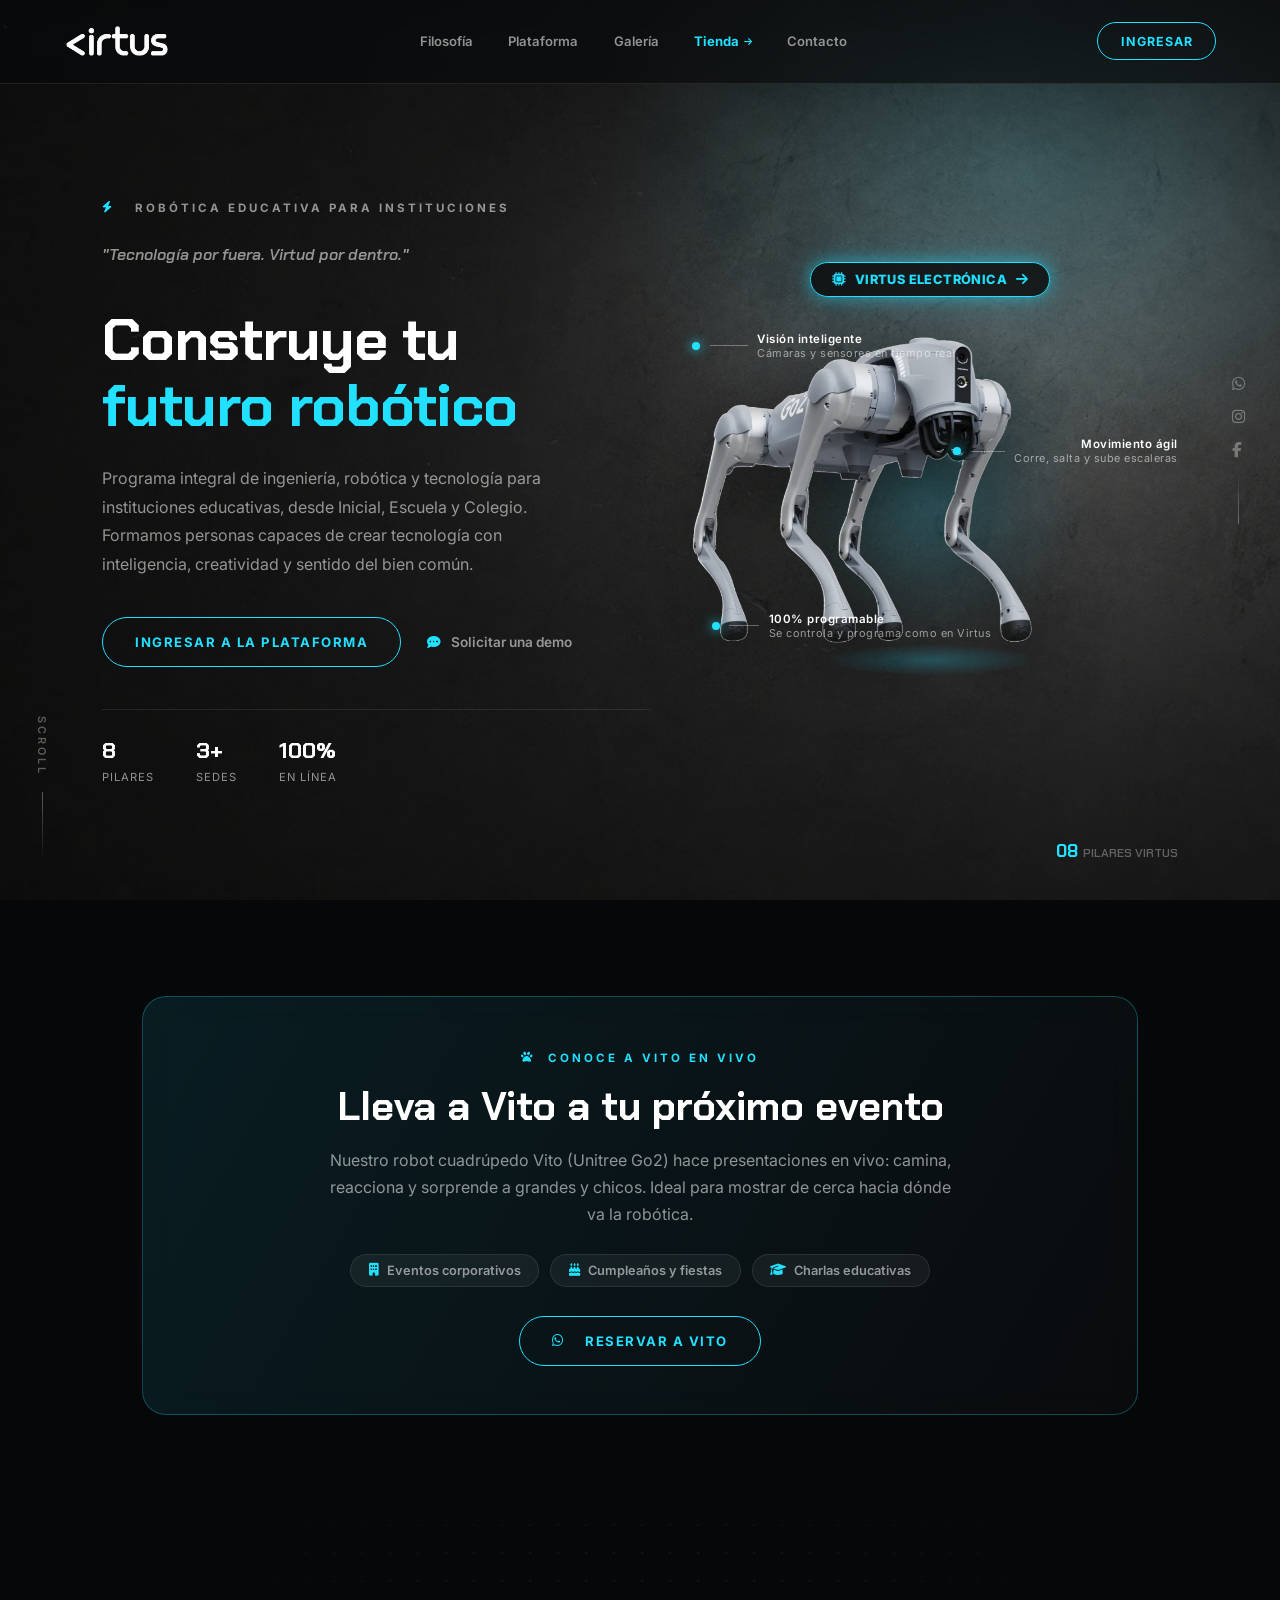
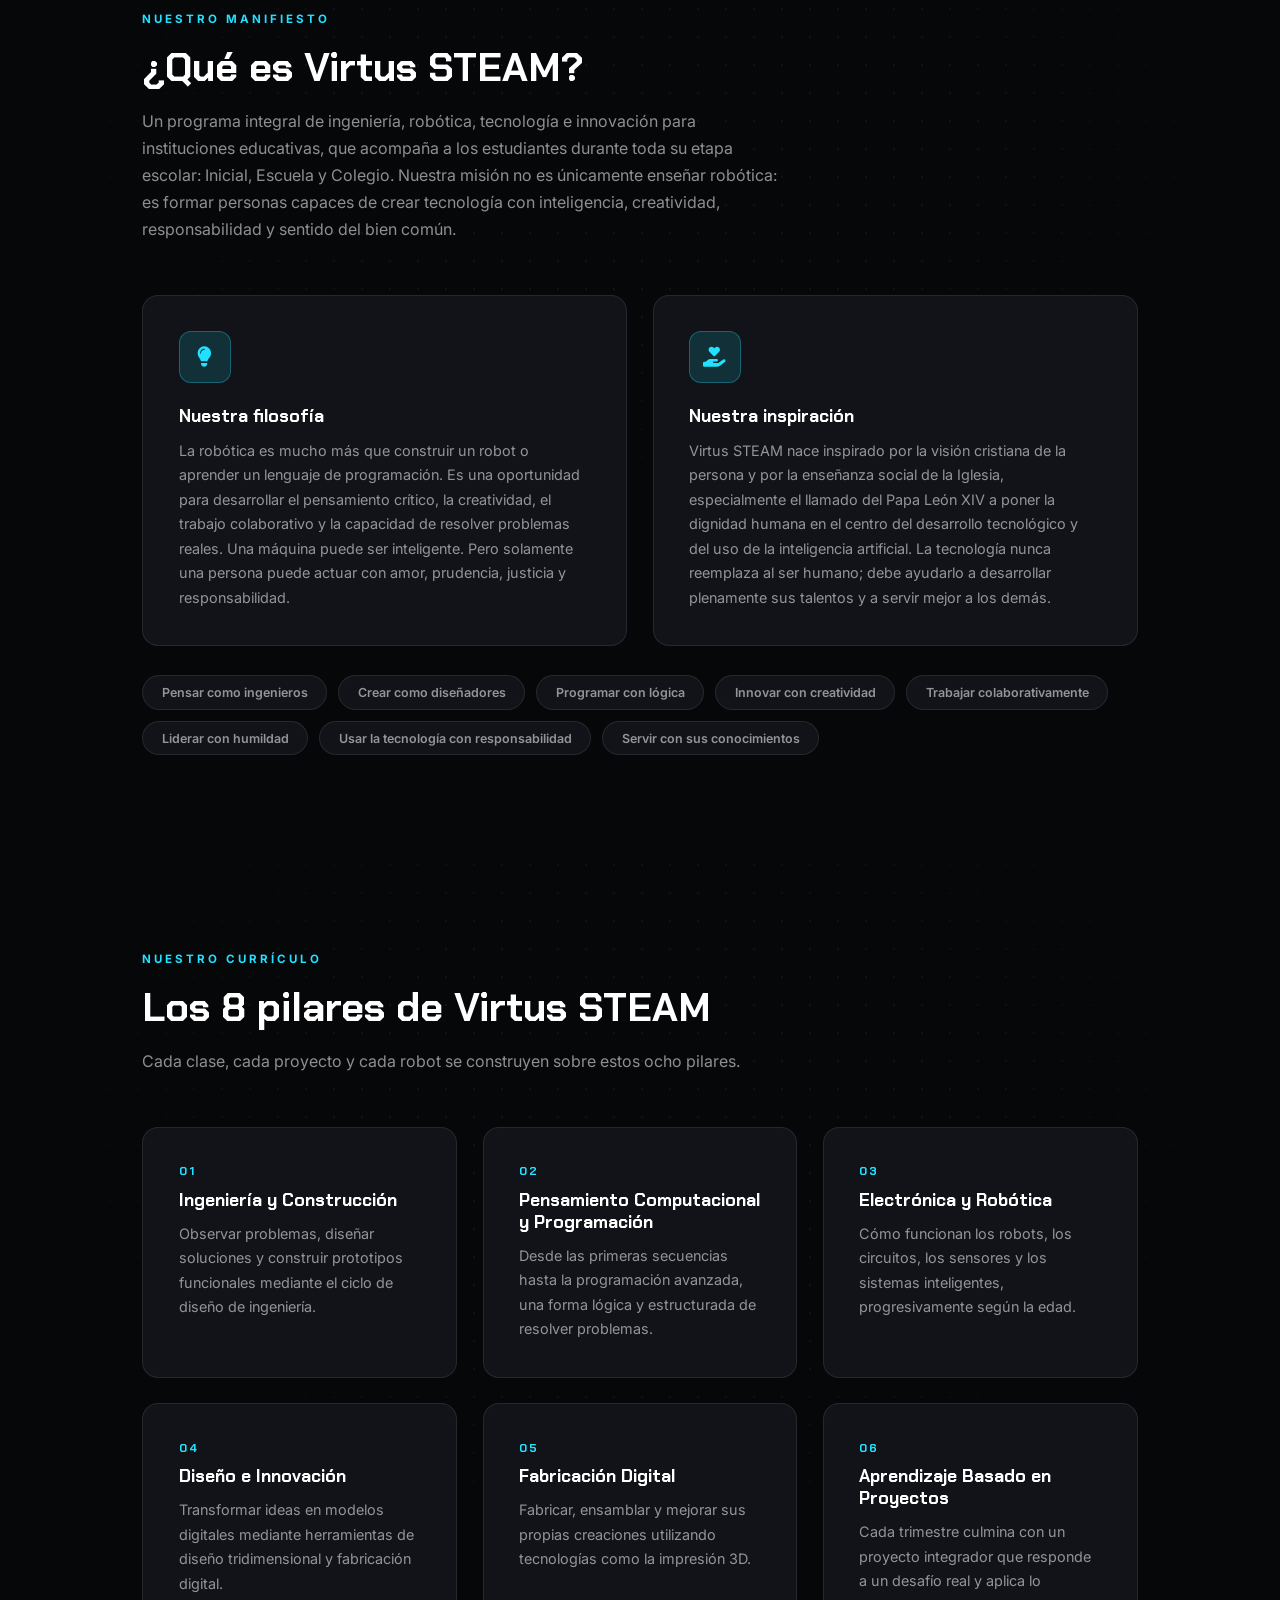
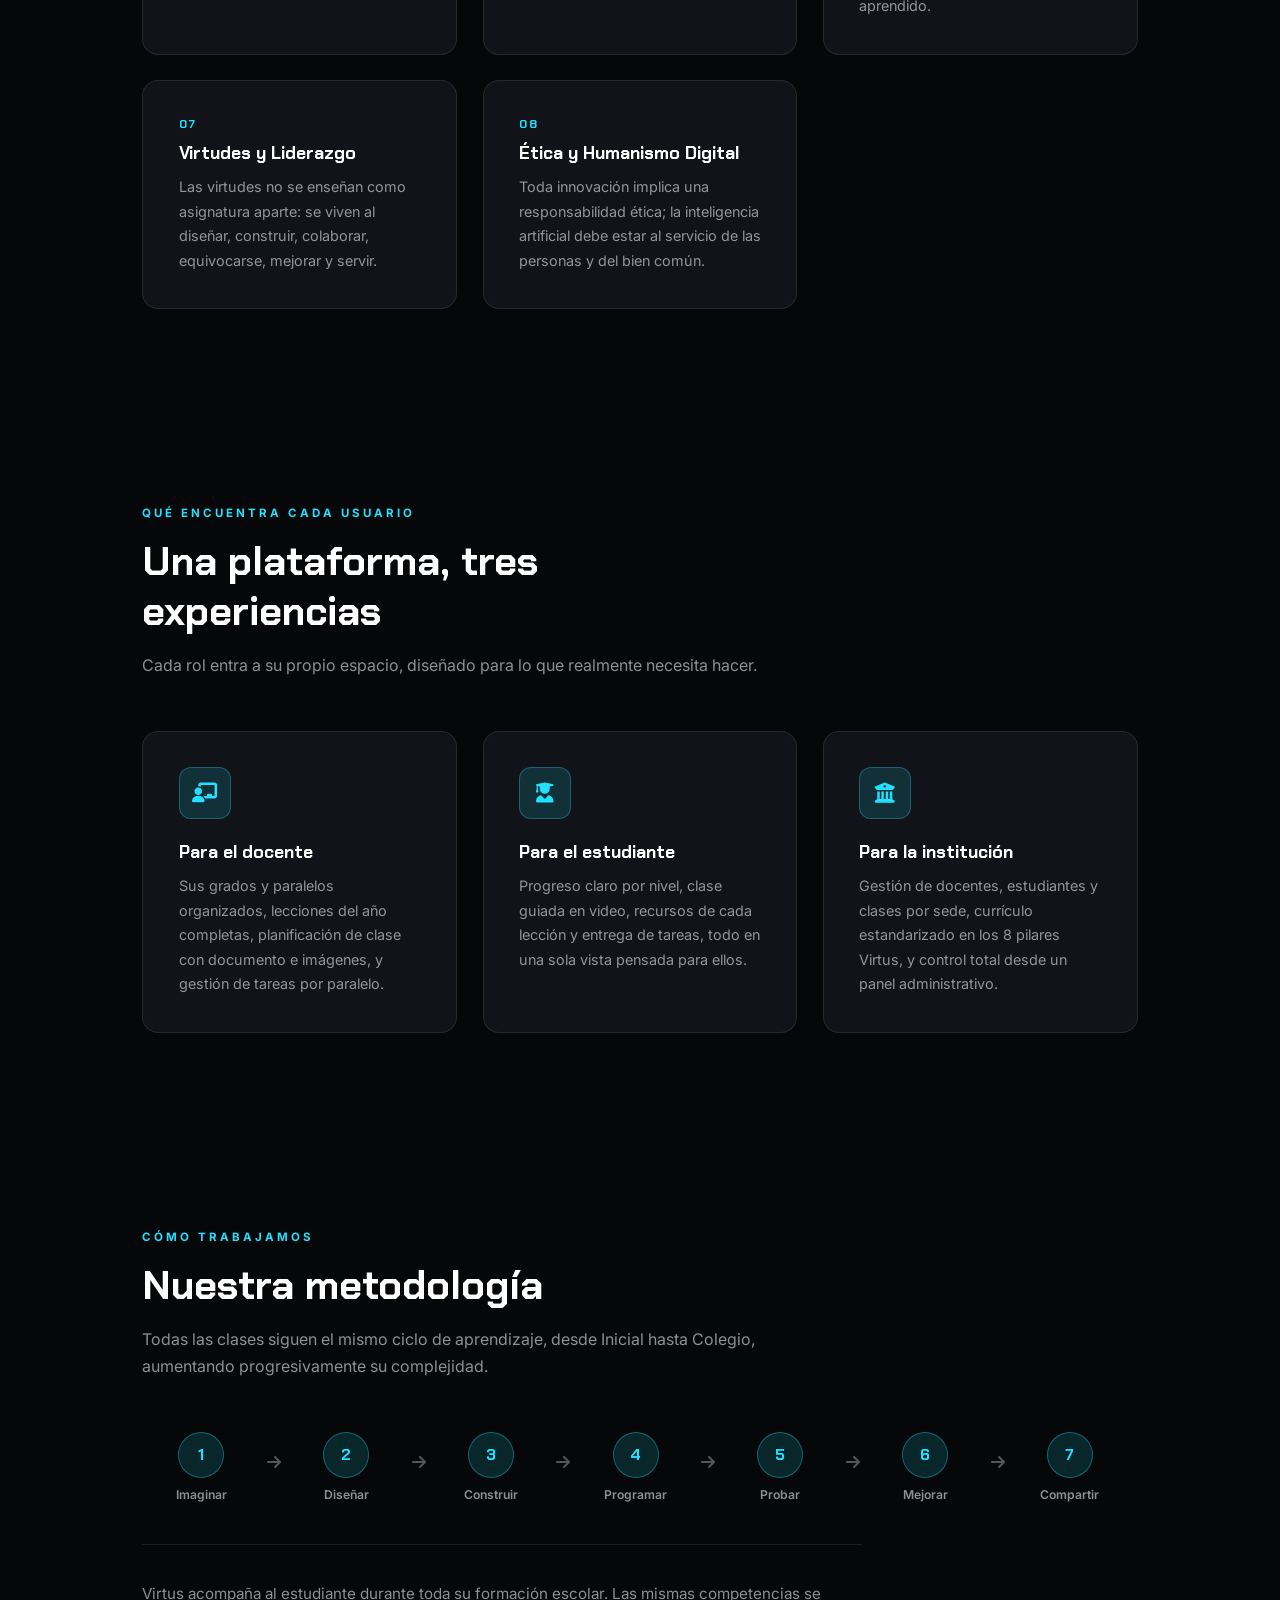
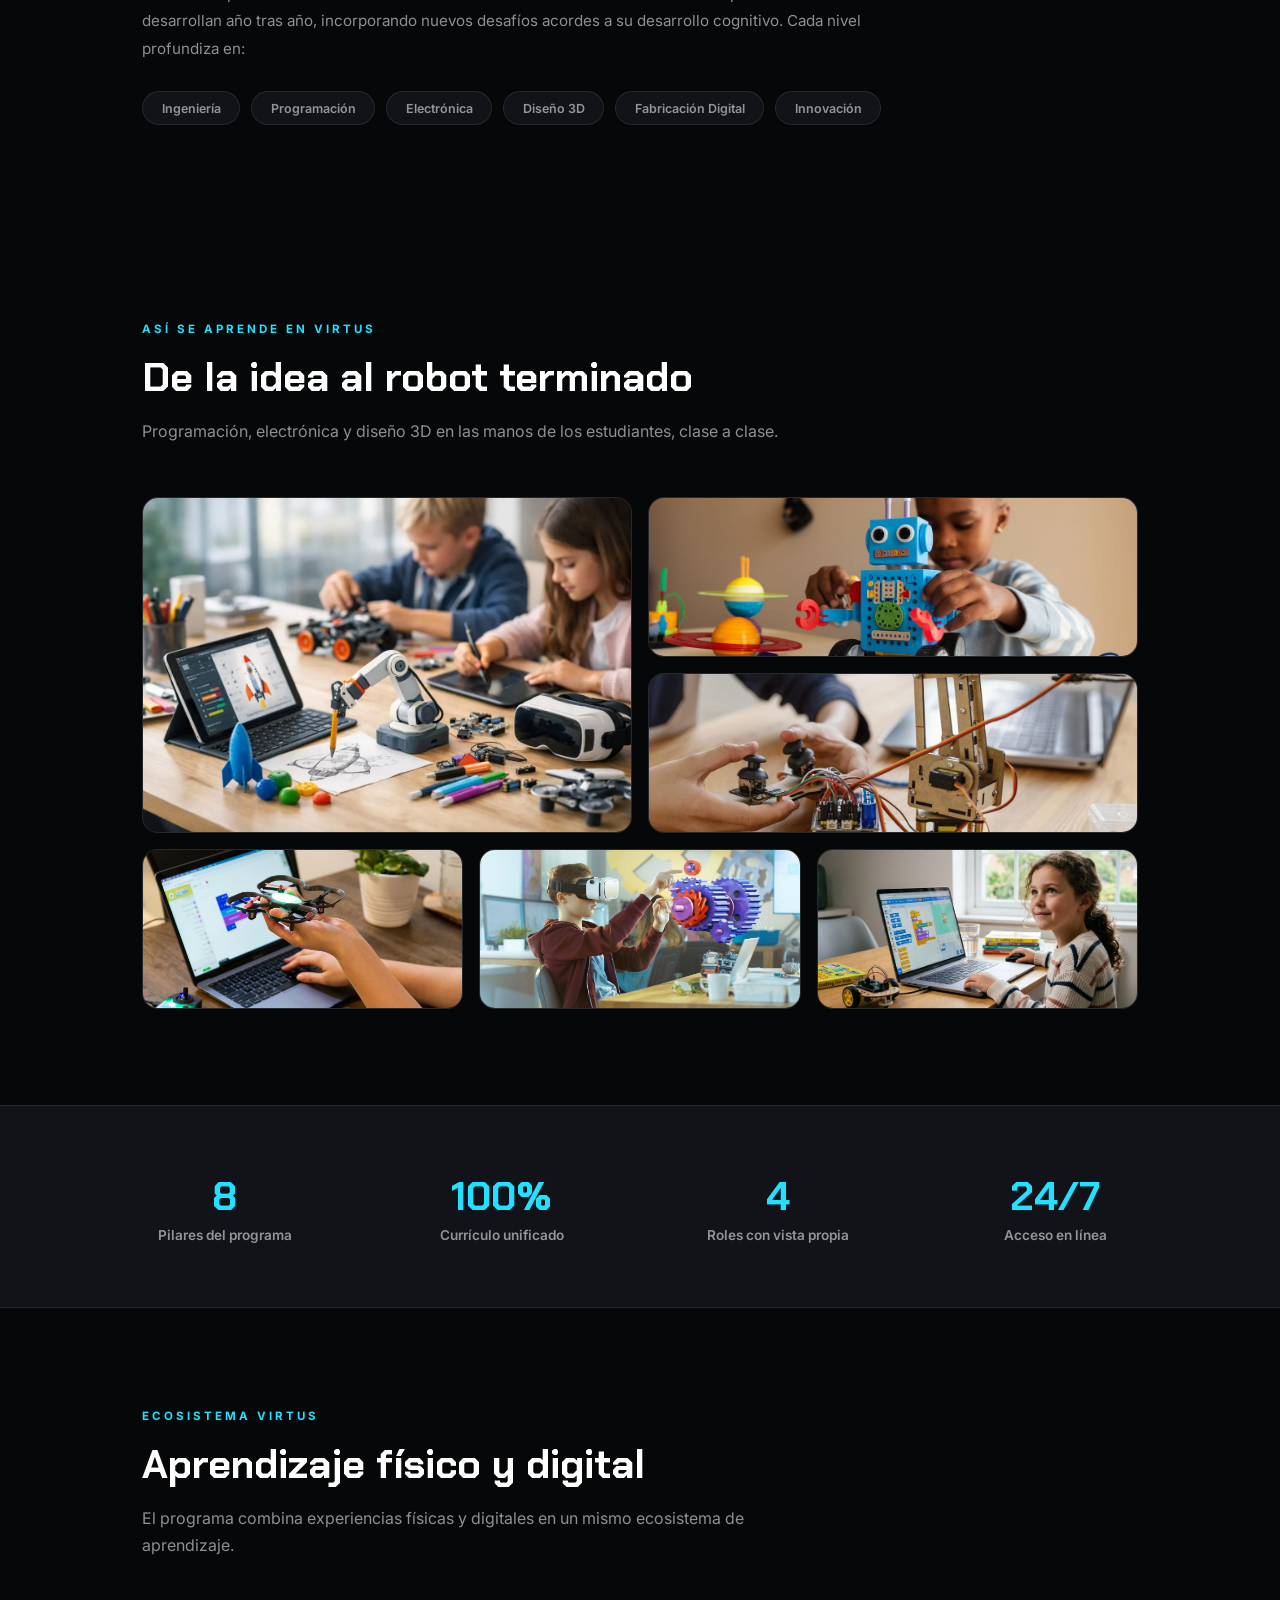
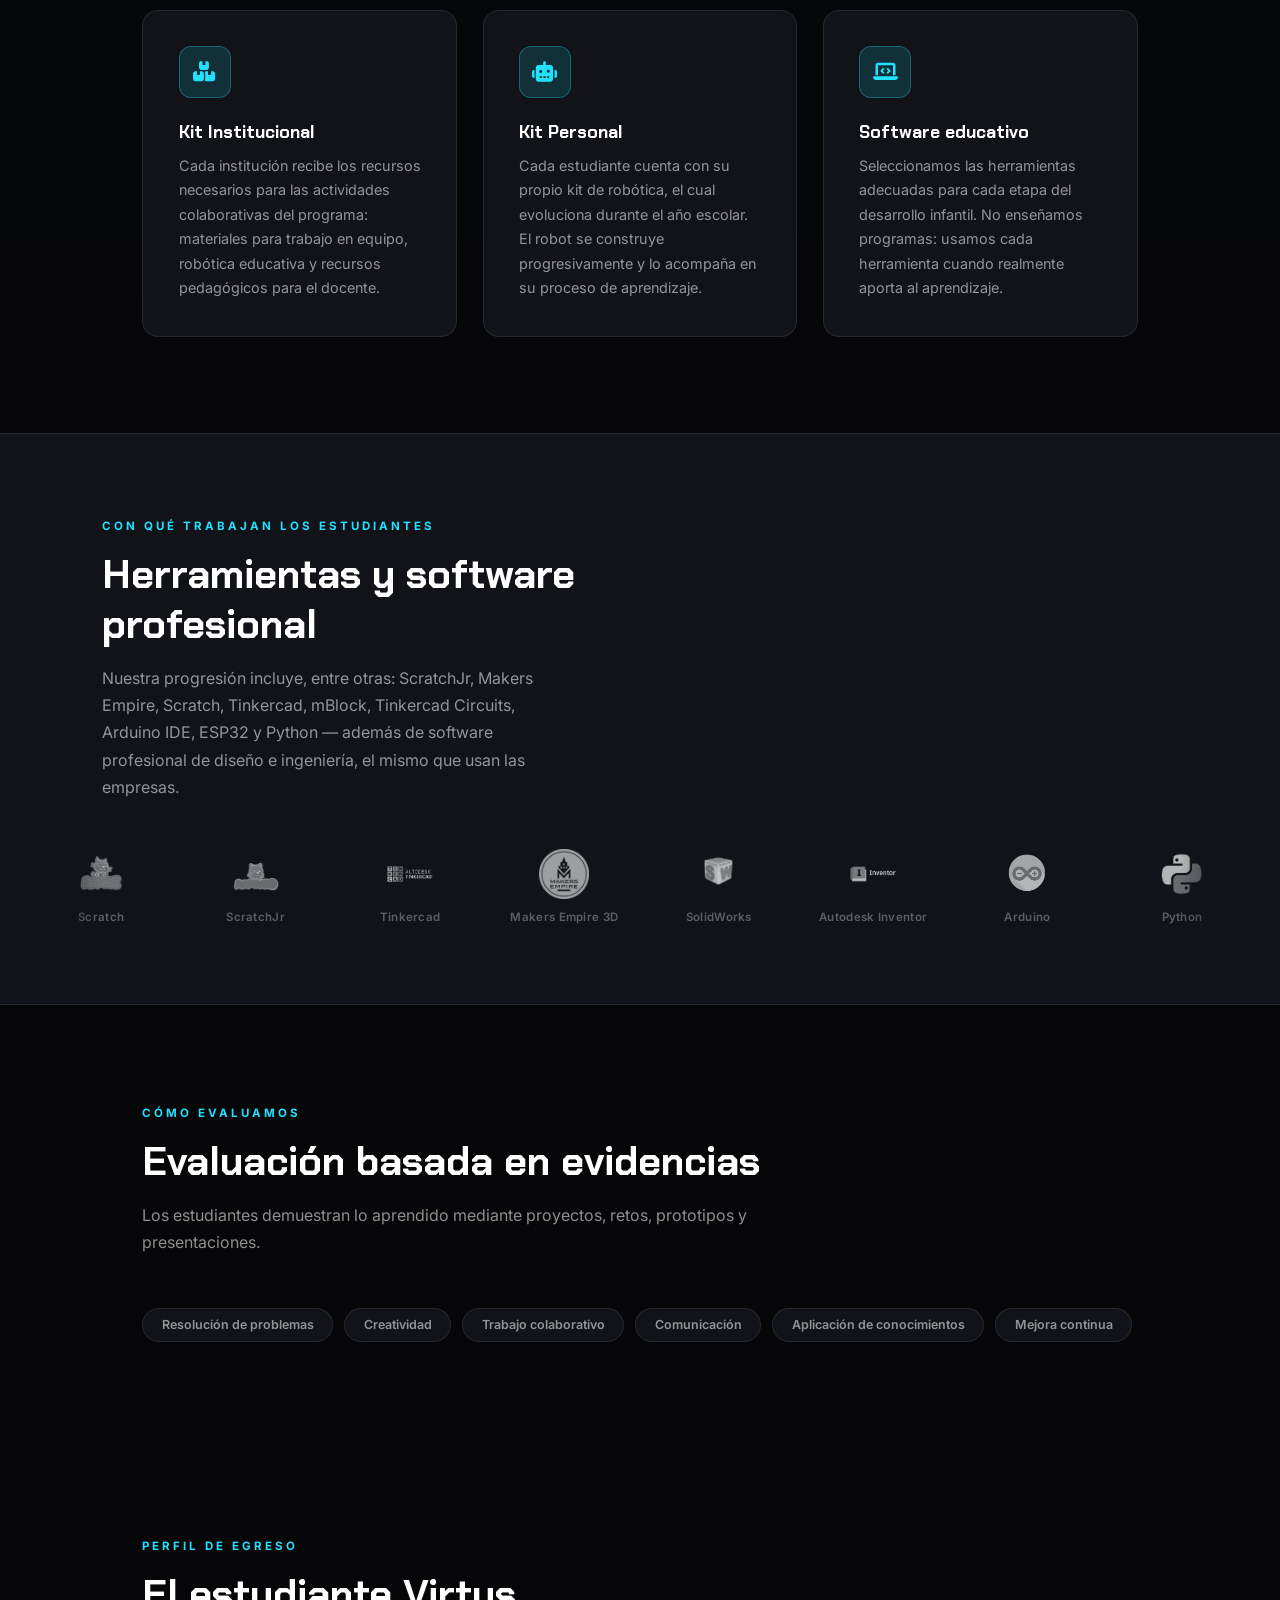
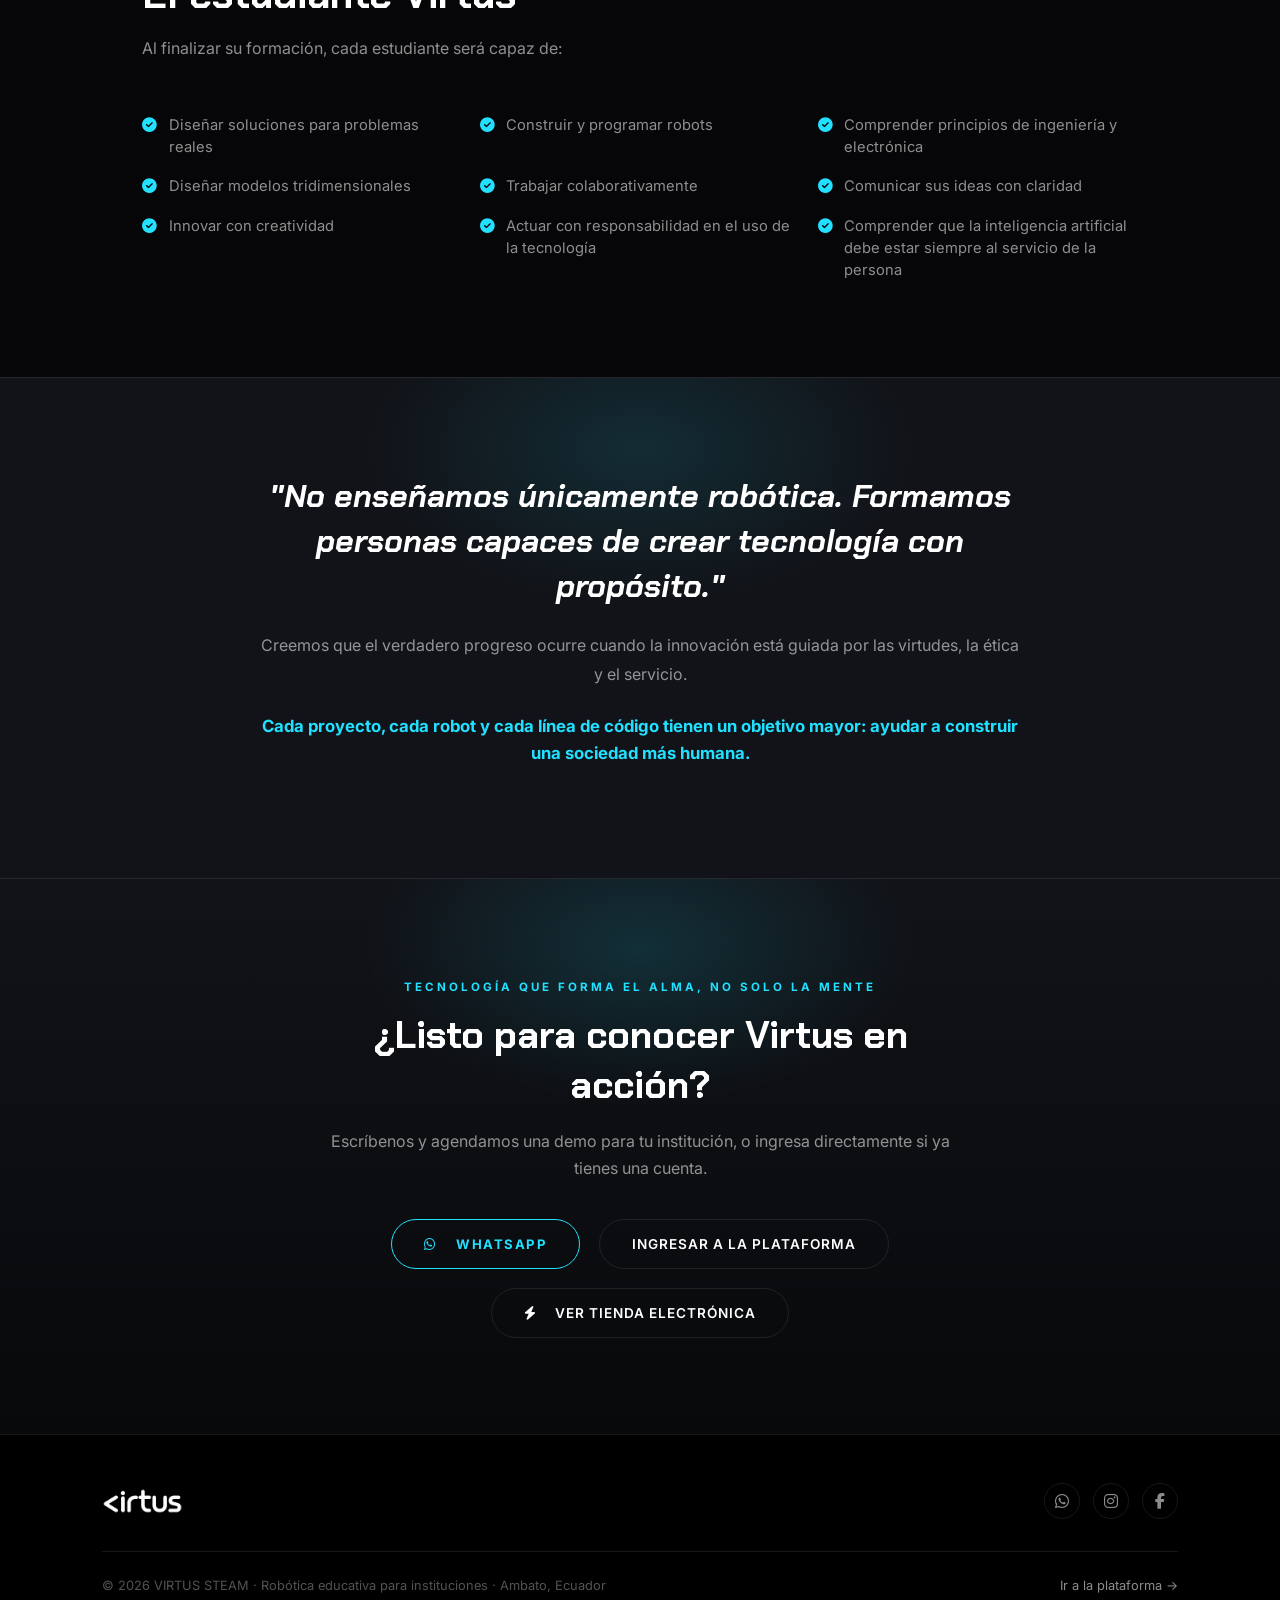
<file: index.html>
<!DOCTYPE html>
<html lang="es">
<head>
<meta charset="UTF-8">
<meta name="viewport" content="width=device-width, initial-scale=1.0">
<title>VIRTUS STEAM — Robótica Educativa en Ecuador | Plataforma para Instituciones</title>
<meta name="description" content="VIRTUS STEAM: programa de ingeniería, robótica y tecnología para instituciones educativas en Ecuador, desde Inicial hasta Colegio. Formación con virtudes y seguimiento real. Con sede en Ambato.">
<meta name="keywords" content="robotica educativa Ecuador, robotica para colegios Ambato, STEAM Ecuador, plataforma educativa robotica, clases de robotica Ambato, programacion para niños Ecuador, diseño 3D estudiantes">
<meta name="author" content="VIRTUS STEAM">
<link rel="canonical" href="https://virtusrobotica.com/">

<!-- Open Graph / Facebook -->
<meta property="og:type" content="website">
<meta property="og:url" content="https://virtusrobotica.com/">
<meta property="og:site_name" content="VIRTUS STEAM">
<meta property="og:locale" content="es_EC">
<meta property="og:title" content="VIRTUS STEAM — Robótica Educativa en Ecuador">
<meta property="og:description" content="Programa de ingeniería, robótica y tecnología para instituciones educativas, desde Inicial hasta Colegio. Formación con virtudes y seguimiento real. Con sede en Ambato, Ecuador.">
<meta property="og:image" content="https://virtusrobotica.com/images/vito-go2.png">

<!-- Twitter Card -->
<meta name="twitter:card" content="summary_large_image">
<meta name="twitter:title" content="VIRTUS STEAM — Robótica Educativa en Ecuador">
<meta name="twitter:description" content="Programa de ingeniería, robótica y tecnología para instituciones educativas, desde Inicial hasta Colegio. Formación con virtudes y seguimiento real.">
<meta name="twitter:image" content="https://virtusrobotica.com/images/vito-go2.png">

<!-- Geo / Local -->
<meta name="geo.region" content="EC-18">
<meta name="geo.placename" content="Ambato, Ecuador">

<script type="application/ld+json">
{
  "@context": "https://schema.org",
  "@type": "EducationalOrganization",
  "name": "VIRTUS STEAM",
  "url": "https://virtusrobotica.com/",
  "logo": "https://virtusrobotica.com/images/virtus-logo.png",
  "description": "Plataforma de robótica, programación y diseño 3D para instituciones educativas en Ecuador.",
  "address": {
    "@type": "PostalAddress",
    "addressLocality": "Ambato",
    "addressRegion": "Tungurahua",
    "addressCountry": "EC"
  },
  "areaServed": {
    "@type": "Country",
    "name": "Ecuador"
  },
  "sameAs": [
    "https://instagram.com/RoboWorksAmbato",
    "https://facebook.com/RoboWorksAmbato"
  ]
}
</script>

<link href="https://fonts.googleapis.com/css2?family=Inter:wght@400;500;600;700;800;900&family=Chakra+Petch:wght@400;500;600;700&display=swap" rel="stylesheet">
<link rel="stylesheet" href="https://cdnjs.cloudflare.com/ajax/libs/font-awesome/6.4.0/css/all.min.css">
<link rel="icon" href="images/virtus-logo.png">
<style>
*{margin:0;padding:0;box-sizing:border-box}
:root{
  --cy:#22e0ff;--cy2:#7af5ff;--cy-dim:rgba(34,224,255,.14);
  --bg:#08090b;--bg2:#111318;--bg3:#181b22;
  --fade:rgba(255,255,255,.55);--faint:rgba(255,255,255,.32);
  --line:rgba(255,255,255,.09);
}
html{scroll-behavior:smooth}
body{
  font-family:'Inter',sans-serif;color:#fff;overflow-x:hidden;
  background:linear-gradient(rgba(0,0,0,.18),rgba(0,0,0,.32)),url('images/bg-texture.jpg') center center / cover no-repeat fixed;
  background-color:var(--bg);
}
::selection{background:var(--cy);color:#000}
a{color:inherit}

/* ---------- NAV ---------- */
.nav{
  position:fixed;top:0;left:0;right:0;z-index:200;
  display:flex;align-items:center;justify-content:space-between;
  padding:1.4rem 5%;background:rgba(8,9,11,.6);backdrop-filter:blur(14px);
  border-bottom:1px solid var(--line);
}
.nav-brand{display:flex;align-items:center;gap:.7rem;font-family:'Chakra Petch',sans-serif;font-weight:700;font-size:1rem;letter-spacing:2px}
.nav-brand .mark{
  width:32px;height:32px;border-radius:8px;background:var(--bg3);border:1px solid var(--cy);
  display:flex;align-items:center;justify-content:center;font-size:.9rem;color:var(--cy);font-weight:900;
}
.nav-logo{height:34px;width:auto;display:block}
.nav-links{display:flex;gap:2.2rem;font-size:.82rem;font-weight:600;color:var(--fade)}
.nav-links a{text-decoration:none;transition:color .2s}
.nav-links a:hover,.nav-links a.active{color:var(--cy)}
.nav-cta{
  padding:.65rem 1.4rem;border-radius:50px;border:1px solid var(--cy);color:var(--cy)!important;
  font-weight:700;font-size:.78rem;text-decoration:none;letter-spacing:1px;text-transform:uppercase;
  transition:background .2s,color .2s;white-space:nowrap;
}
.nav-cta:hover{background:var(--cy);color:#000!important}
@media(max-width:860px){.nav-links{display:none}}

/* ---------- SIDE UI (scroll + social) ---------- */
.side-scroll{
  position:fixed;left:2.2rem;bottom:2.4rem;z-index:150;display:flex;flex-direction:column;
  align-items:center;gap:1rem;
}
.side-scroll .line{width:1px;height:70px;background:linear-gradient(to bottom,var(--faint),transparent)}
.side-scroll span{
  writing-mode:vertical-rl;font-size:.68rem;letter-spacing:3px;color:var(--faint);font-weight:600;
}
.side-social{
  position:fixed;right:2.2rem;top:50%;transform:translateY(-50%);z-index:150;
  display:flex;flex-direction:column;gap:1.1rem;
}
.side-social a{
  color:var(--faint);font-size:.95rem;text-decoration:none;transition:color .2s,transform .2s;
  display:flex;
}
.side-social a:hover{color:var(--cy);transform:translateX(-3px)}
.side-social .stem{width:1px;height:50px;background:linear-gradient(to bottom,transparent,var(--faint));margin:0 auto}
@media(max-width:860px){.side-scroll,.side-social{display:none}}

/* ---------- HERO ---------- */
.hero{
  position:relative;min-height:100vh;display:flex;align-items:center;
  padding:8rem 8% 3rem;overflow:hidden;
  background:radial-gradient(ellipse 700px 500px at 80% 20%, rgba(34,224,255,.14), transparent 60%);
}
.hero-grid{
  position:relative;z-index:2;width:100%;max-width:1240px;margin:0 auto;
  display:grid;grid-template-columns:1.05fr .95fr;align-items:center;gap:2rem;
}
.hero-copy{position:relative;z-index:2}
.hero-tag{
  display:inline-flex;align-items:center;gap:.5rem;font-size:.72rem;font-weight:700;color:var(--fade);
  letter-spacing:3px;text-transform:uppercase;margin-bottom:1.6rem;
}
.hero-tag i{color:var(--cy)}
.hero h1{
  font-family:'Chakra Petch',sans-serif;font-weight:700;color:#fff;
  font-size:clamp(2.2rem,4.6vw,3.7rem);line-height:1.12;letter-spacing:-1px;margin-bottom:1.5rem;
}
.hero h1 span{color:var(--cy)}
.hero p{font-size:1rem;color:var(--fade);line-height:1.8;max-width:460px;margin-bottom:2.4rem}

.hero-actions{display:flex;align-items:center;gap:1.6rem;flex-wrap:wrap;margin-bottom:2.6rem}
.btn-pill{
  display:inline-flex;align-items:center;gap:.7rem;padding:1rem 2rem;border-radius:50px;
  border:1px solid var(--cy);color:var(--cy);font-weight:700;font-size:.82rem;letter-spacing:1.5px;
  text-transform:uppercase;text-decoration:none;transition:background .2s,color .2s,box-shadow .2s;
}
.btn-pill:hover{background:var(--cy);color:#000;box-shadow:0 0 30px rgba(34,224,255,.4)}
.link-ghost{display:inline-flex;align-items:center;gap:.6rem;color:var(--fade);font-weight:600;font-size:.85rem;text-decoration:none;transition:color .2s}
.link-ghost:hover{color:#fff}
.link-ghost i{color:var(--cy)}

.hero-stats{display:flex;gap:2.6rem;flex-wrap:wrap;padding-top:1.6rem;border-top:1px solid var(--line)}
.stat b{display:block;font-family:'Chakra Petch',sans-serif;font-weight:700;font-size:1.4rem;color:#fff}
.stat span{font-size:.7rem;color:var(--fade);letter-spacing:1px}

/* visual + annotations */
.hero-visual{position:relative;z-index:2;display:flex;align-items:center;justify-content:center;min-height:440px}
.hero-store-badge{
  position:absolute;top:-8px;left:50%;transform:translateX(-50%);z-index:5;
  display:inline-flex;align-items:center;gap:.55rem;padding:.55rem 1.3rem;border-radius:50px;
  background:rgba(8,9,11,.78);backdrop-filter:blur(10px);-webkit-backdrop-filter:blur(10px);
  border:1.5px solid var(--cy);box-shadow:0 0 16px rgba(34,224,255,.5),0 0 34px rgba(34,224,255,.2);
  color:var(--cy);font-weight:800;font-size:.8rem;letter-spacing:.4px;text-decoration:none;white-space:nowrap;
  transition:box-shadow .25s,transform .25s;
}
.hero-store-badge:hover{box-shadow:0 0 22px rgba(34,224,255,.75),0 0 46px rgba(34,224,255,.3);transform:translateX(-50%) translateY(-2px)}
.hero-store-badge i{font-size:.85rem}
@media(max-width:900px){.hero-store-badge{position:static;transform:none;margin:0 auto 1.2rem;display:inline-flex}.hero-store-badge:hover{transform:translateY(-2px)}}

.vito-events{padding-top:0}
.vito-events-card{
  background:linear-gradient(120deg,rgba(34,224,255,.1),rgba(255,255,255,.02));
  border:1px solid rgba(34,224,255,.28);border-radius:24px;padding:3rem 3.2rem;
  backdrop-filter:blur(16px);-webkit-backdrop-filter:blur(16px);text-align:center;
}
.vito-events-text{max-width:640px;margin:0 auto}
.vito-events .section-tag{display:inline-flex;align-items:center}
.vito-events-tags{display:flex;flex-wrap:wrap;justify-content:center;gap:.7rem;margin:1.6rem 0 1.8rem}
.vito-tag{
  display:inline-flex;align-items:center;gap:.5rem;padding:.5rem 1.1rem;border-radius:50px;
  background:var(--glass,rgba(255,255,255,.05));border:1px solid var(--line,rgba(255,255,255,.09));
  color:var(--fade);font-size:.8rem;font-weight:600;
}
.vito-tag i{color:var(--cy)}
@media(max-width:640px){.vito-events-card{padding:2.2rem 1.4rem}}
.orb-glow{
  position:absolute;width:320px;height:320px;border-radius:50%;
  background:radial-gradient(circle,rgba(34,224,255,.28) 0%,rgba(34,224,255,.06) 45%,transparent 70%);
  filter:blur(8px);
}
.robot-shadow{
  position:absolute;bottom:8%;width:200px;height:30px;border-radius:50%;
  background:radial-gradient(ellipse,rgba(34,224,255,.25) 0%,transparent 75%);
  animation:shrink 3.6s ease-in-out infinite;
}
.robot-img{
  display:block;width:min(74%,360px);filter:drop-shadow(0 20px 35px rgba(0,0,0,.6));
  animation:float 3.6s ease-in-out infinite;
}
@keyframes float{0%,100%{transform:translateY(0)}50%{transform:translateY(-16px)}}
@keyframes shrink{0%,100%{transform:scale(1);opacity:.5}50%{transform:scale(.8);opacity:.28}}

.callout{position:absolute;display:flex;align-items:center;gap:.6rem;z-index:3;animation:fadein 1s ease both}
.callout .dot{width:8px;height:8px;border-radius:50%;background:var(--cy);box-shadow:0 0 12px var(--cy);flex-shrink:0}
.callout .stick{height:1px;background:var(--faint)}
.callout .txt{font-size:.68rem;color:var(--fade);letter-spacing:.5px;white-space:nowrap}
.callout .txt b{color:#fff;display:block;font-size:.72rem;font-weight:600}
.callout-1{top:14%;left:2%}
.callout-1 .stick{width:38px}
.callout-2{top:38%;right:0%}
.callout-2 .stick{width:34px}
.callout-2 .row{flex-direction:row-reverse}
.callout-3{bottom:16%;left:6%}
.callout-3 .stick{width:30px}
@keyframes fadein{from{opacity:0;transform:translateY(6px)}to{opacity:1;transform:translateY(0)}}

.page-counter{
  position:absolute;bottom:2.4rem;right:8%;z-index:3;display:flex;align-items:baseline;gap:.3rem;
  font-family:'Chakra Petch',sans-serif;color:var(--cy);font-weight:700;font-size:1.1rem;
}
.page-counter span{color:var(--faint);font-size:.75rem;font-weight:600}

@media(max-width:900px){
  .hero-grid{grid-template-columns:1fr;text-align:center}
  .hero p{margin-left:auto;margin-right:auto}
  .hero-actions{justify-content:center}
  .hero-stats{justify-content:center}
  .hero-visual{margin-top:1rem;min-height:320px}
  .callout,.page-counter{display:none}
}

/* ---------- LEVEL STRIP ---------- */
.levels-strip{
  position:relative;padding:1.5rem 0;background:var(--bg2);border-top:1px solid var(--line);
  border-bottom:1px solid var(--line);overflow:hidden;
}
.levels-track{display:flex;gap:0;width:max-content;animation:scroll 26s linear infinite}
.levels-strip:hover .levels-track{animation-play-state:paused}
@keyframes scroll{from{transform:translateX(0)}to{transform:translateX(-50%)}}
.level-chip{
  display:flex;align-items:center;gap:.6rem;padding:.5rem 2rem;font-family:'Chakra Petch',sans-serif;
  font-size:.76rem;font-weight:600;color:var(--fade);white-space:nowrap;border-right:1px solid var(--line);
}
.level-chip b{color:var(--cy)}

/* ---------- SECTIONS ---------- */
.section{padding:6rem 8%;max-width:1200px;margin:0 auto;position:relative}
.section-tag{display:inline-block;font-size:.72rem;font-weight:700;color:var(--cy);letter-spacing:3px;text-transform:uppercase;margin-bottom:1rem}
.section-head{max-width:640px;margin-bottom:3.2rem}
.section-title{font-family:'Chakra Petch',sans-serif;font-weight:700;font-size:clamp(1.7rem,3.4vw,2.5rem);color:#fff;line-height:1.25}
.section-sub{color:var(--fade);font-size:1rem;margin-top:1rem;line-height:1.7}

.features-grid{display:grid;grid-template-columns:repeat(auto-fit,minmax(280px,1fr));gap:1.6rem}
.feature-card{
  position:relative;overflow:hidden;
  background:var(--bg2);border:1px solid var(--line);border-radius:16px;padding:2.2rem;
  transition:transform .25s,border-color .25s;
}
.feature-card::before{content:'';position:absolute;top:0;left:-60%;width:40%;height:100%;
  background:linear-gradient(115deg,transparent,rgba(34,224,255,.12),transparent);
  transform:skewX(-20deg);transition:left .7s ease;pointer-events:none}
.feature-card:hover::before{left:130%}
.feature-card:hover{transform:translateY(-6px);border-color:rgba(34,224,255,.4);box-shadow:0 12px 30px rgba(0,0,0,.35)}
.feature-icon{
  width:52px;height:52px;border-radius:12px;background:var(--cy-dim);border:1px solid rgba(34,224,255,.3);
  display:flex;align-items:center;justify-content:center;font-size:1.25rem;color:var(--cy);margin-bottom:1.4rem;
}
.feature-card h3{font-size:1.1rem;font-weight:700;color:#fff;margin-bottom:.7rem;font-family:'Chakra Petch',sans-serif}
.feature-card p{font-size:.9rem;color:var(--fade);line-height:1.7}

.stats-band{background:var(--bg2);border-top:1px solid var(--line);border-bottom:1px solid var(--line);padding:4rem 8%}
.stats-grid{max-width:1100px;margin:0 auto;display:grid;grid-template-columns:repeat(auto-fit,minmax(200px,1fr));gap:2rem;text-align:center}
.stats-grid .num{font-family:'Chakra Petch',sans-serif;font-weight:700;font-size:2.5rem;color:var(--cy);margin-bottom:.3rem}
.stats-grid .lbl{font-size:.85rem;color:var(--fade);font-weight:600}

/* ---------- GALLERY ---------- */
.gallery-grid{display:grid;grid-template-columns:repeat(6,1fr);grid-auto-rows:160px;gap:1rem}
.gallery-item{position:relative;border-radius:16px;overflow:hidden;border:1px solid var(--line);cursor:pointer;background:var(--bg2)}
.gallery-item img{width:100%;height:100%;object-fit:cover;display:block;transition:transform .5s ease}
.gallery-item:hover img{transform:scale(1.08)}
.gallery-item::after{content:'';position:absolute;inset:0;background:linear-gradient(to top,rgba(0,0,0,.85) 0%,rgba(0,0,0,.15) 45%,transparent 70%);opacity:0;transition:opacity .3s}
.gallery-item:hover::after{opacity:1}
.gallery-cap{position:absolute;left:0;right:0;bottom:0;padding:1rem 1.2rem;opacity:0;transform:translateY(8px);transition:all .3s;z-index:1}
.gallery-item:hover .gallery-cap{opacity:1;transform:translateY(0)}
.gallery-cap b{display:block;color:#fff;font-size:.92rem;font-family:'Chakra Petch',sans-serif;margin-bottom:.2rem}
.gallery-cap span{color:rgba(255,255,255,.7);font-size:.78rem}
.gallery-item.g1{grid-column:span 3;grid-row:span 2}
.gallery-item.g2{grid-column:span 3;grid-row:span 1}
.gallery-item.g3{grid-column:span 3;grid-row:span 1}
.gallery-item.g4{grid-column:span 2;grid-row:span 1}
.gallery-item.g5{grid-column:span 2;grid-row:span 1}
.gallery-item.g6{grid-column:span 2;grid-row:span 1}
@media(max-width:780px){
  .gallery-grid{grid-template-columns:1fr;grid-auto-rows:240px}
  .gallery-item.g1,.gallery-item.g2,.gallery-item.g3,.gallery-item.g4,.gallery-item.g5,.gallery-item.g6{grid-column:span 1;grid-row:span 1}
}

.carousel-wrap{position:relative;padding:0 3.2rem}
.carousel{display:flex;gap:1rem;overflow-x:auto;scroll-behavior:smooth;padding:.5rem 0 1rem;scrollbar-width:none}
.carousel::-webkit-scrollbar{display:none}
.carousel-card{
  flex:0 0 auto;width:148px;height:118px;border-radius:14px;background:var(--bg2);border:1px solid var(--line);
  display:flex;flex-direction:column;align-items:center;justify-content:center;gap:.5rem;
  transition:border-color .2s,transform .2s;
}
.carousel-card:hover{border-color:rgba(34,224,255,.45);transform:translateY(-4px)}
.carousel-card .lvl-num{font-family:'Chakra Petch',sans-serif;font-weight:700;color:var(--cy);font-size:1.05rem}
.carousel-card .lvl-name{font-size:.66rem;color:var(--fade);text-align:center;padding:0 .5rem;line-height:1.3}
.carousel-arrow{
  position:absolute;top:50%;transform:translateY(-50%);width:42px;height:42px;border-radius:50%;
  background:var(--bg2);border:1px solid var(--line);color:#fff;display:flex;align-items:center;justify-content:center;
  cursor:pointer;transition:border-color .2s;z-index:2;
}
.carousel-arrow:hover{border-color:var(--cy);color:var(--cy)}
.carousel-arrow.prev{left:0}
.carousel-arrow.next{right:0}

/* ---------- TOOLS / SOFTWARE STRIP ---------- */
.tools-section{padding:5rem 0;background:var(--bg2);border-top:1px solid var(--line);border-bottom:1px solid var(--line)}
.tools-section .section-head{padding:0 8%;max-width:680px;margin:0 0 3rem}
.tools-strip{position:relative;overflow:hidden}
.tools-strip::before,.tools-strip::after{content:'';position:absolute;top:0;bottom:0;width:100px;z-index:2;pointer-events:none}
.tools-strip::before{left:0;background:linear-gradient(90deg,var(--bg2),transparent)}
.tools-strip::after{right:0;background:linear-gradient(270deg,var(--bg2),transparent)}
.tools-track{display:flex;gap:3.4rem;width:max-content;align-items:center;animation:toolsScroll 34s linear infinite;padding:0 3.2rem}
.tools-strip:hover .tools-track{animation-play-state:paused}
@keyframes toolsScroll{from{transform:translateX(0)}to{transform:translateX(-50%)}}
.tool-item{display:flex;flex-direction:column;align-items:center;gap:.7rem;flex-shrink:0;width:100px}
.tool-item img{height:50px;width:auto;max-width:88px;object-fit:contain;opacity:.78;transition:opacity .25s,transform .25s}
.tool-item:hover img{opacity:1;transform:translateY(-3px)}
.tool-item span{font-size:.72rem;color:var(--faint);font-weight:600;text-align:center;letter-spacing:.3px;white-space:nowrap}

/* ---------- MANIFESTO / NEW CONTENT ---------- */
.hero-manifesto{font-family:'Chakra Petch',sans-serif;font-style:italic;font-weight:600;color:var(--cy2);font-size:1.05rem;margin-bottom:1.3rem}
@keyframes glowPulse{0%,100%{text-shadow:0 0 8px rgba(122,245,255,.25)}50%{text-shadow:0 0 20px rgba(122,245,255,.75)}}
.hero-manifesto{animation:glowPulse 3.2s ease-in-out infinite}

.pillar-num{font-family:'Chakra Petch',sans-serif;font-weight:700;font-size:.75rem;color:var(--cy);letter-spacing:2px;margin-bottom:.6rem;display:block}

.tag-row{display:flex;flex-wrap:wrap;gap:.7rem;margin-top:1.8rem}
.tag-chip{padding:.55rem 1.15rem;border-radius:50px;border:1px solid var(--line);background:var(--bg2);color:var(--fade);font-size:.78rem;font-weight:600}

.method-flow{display:flex;align-items:center;flex-wrap:wrap;gap:.2rem;margin-top:.5rem}
.method-step{display:flex;flex-direction:column;align-items:center;gap:.6rem;text-align:center;width:118px}
.method-num{width:46px;height:46px;border-radius:50%;background:var(--cy-dim);border:1px solid rgba(34,224,255,.35);display:flex;align-items:center;justify-content:center;color:var(--cy);font-family:'Chakra Petch',sans-serif;font-weight:700}
.method-step span{font-size:.76rem;color:var(--fade);font-weight:600}
.method-arrow{color:var(--faint);font-size:1rem;flex-shrink:0;margin:0 .2rem;align-self:flex-start;margin-top:20px}
@media(max-width:900px){.method-flow{justify-content:center}.method-arrow{display:none}}

.progressive-note{color:var(--fade);font-size:.95rem;line-height:1.8;max-width:720px;margin-top:2.6rem;padding-top:2.2rem;border-top:1px solid var(--line)}

.checklist{display:grid;grid-template-columns:repeat(auto-fit,minmax(280px,1fr));gap:1.1rem;margin-top:.5rem}
.check-item{display:flex;align-items:flex-start;gap:.7rem;font-size:.92rem;color:var(--fade);line-height:1.5}
.check-item i{color:var(--cy);margin-top:.25rem;flex-shrink:0}

.manifesto-quote{padding:6rem 8%;text-align:center;background:var(--bg2);border-top:1px solid var(--line);border-bottom:1px solid var(--line);position:relative;overflow:hidden}
.manifesto-quote::before{content:'';position:absolute;top:-100px;left:50%;transform:translateX(-50%);width:600px;height:340px;background:radial-gradient(ellipse,rgba(34,224,255,.12),transparent 65%)}
.manifesto-quote-inner{position:relative;z-index:1;max-width:760px;margin:0 auto}
.manifesto-quote blockquote{font-family:'Chakra Petch',sans-serif;font-weight:700;font-size:clamp(1.4rem,2.6vw,2rem);line-height:1.4;color:#fff;margin-bottom:1.4rem;font-style:italic}
.manifesto-quote p{color:var(--fade);font-size:1rem;line-height:1.8;margin-bottom:1rem}
.manifesto-quote .closing{color:var(--cy);font-weight:700;font-size:1.05rem;margin-top:1.5rem;line-height:1.6}

/* ---------- TECH FX ---------- */
.tech-grid{position:relative}
.tech-grid::after{
  content:'';position:absolute;inset:0;z-index:-1;pointer-events:none;
  background-image:radial-gradient(rgba(34,224,255,.16) 1px, transparent 1px);
  background-size:28px 28px;opacity:.45;
  -webkit-mask-image:radial-gradient(ellipse 70% 55% at 50% 25%, #000 35%, transparent 78%);
  mask-image:radial-gradient(ellipse 70% 55% at 50% 25%, #000 35%, transparent 78%);
}
.reveal{opacity:0;transform:translateY(26px);transition:opacity .7s ease,transform .7s ease}
.reveal.visible{opacity:1;transform:translateY(0)}

.robot-parallax{position:relative;z-index:2;transition:transform .18s ease-out}

.final-cta{position:relative;padding:6rem 8%;text-align:center;overflow:hidden;background:linear-gradient(180deg,var(--bg2),var(--bg))}
.final-cta::before{content:'';position:absolute;top:-100px;left:50%;transform:translateX(-50%);width:600px;height:340px;background:radial-gradient(ellipse,rgba(34,224,255,.14),transparent 65%)}
.final-cta-inner{position:relative;z-index:1;max-width:620px;margin:0 auto}
.final-cta h2{font-family:'Chakra Petch',sans-serif;font-weight:700;font-size:clamp(1.7rem,3.4vw,2.4rem);margin-bottom:1.1rem}
.final-cta p{color:var(--fade);margin-bottom:2.3rem;font-size:1rem;line-height:1.7}
.final-actions{display:flex;gap:1.2rem;justify-content:center;flex-wrap:wrap}
.btn-outline{
  display:inline-flex;align-items:center;gap:.6rem;padding:1rem 2rem;border-radius:50px;background:transparent;
  color:#fff;font-weight:600;font-size:.85rem;letter-spacing:1px;text-transform:uppercase;text-decoration:none;
  border:1px solid var(--line);transition:border-color .2s,color .2s;
}
.btn-outline:hover{border-color:#fff}

footer{padding:3rem 8% 2rem;background:#000;border-top:1px solid var(--line)}
.footer-grid{max-width:1200px;margin:0 auto;display:flex;justify-content:space-between;flex-wrap:wrap;gap:2rem;margin-bottom:2rem}
.footer-brand{display:flex;align-items:center;gap:.7rem;font-family:'Chakra Petch',sans-serif;font-weight:700;letter-spacing:2px}
.footer-brand .mark{width:30px;height:30px;border-radius:7px;background:var(--bg3);border:1px solid var(--cy);display:flex;align-items:center;justify-content:center;font-size:.85rem;color:var(--cy);font-weight:900}
.footer-logo{height:26px;width:auto;display:block}
.footer-social{display:flex;gap:.8rem}
.footer-social a{width:36px;height:36px;border-radius:50%;border:1px solid var(--line);display:flex;align-items:center;justify-content:center;text-decoration:none;color:var(--fade);transition:all .2s}
.footer-social a:hover{background:var(--cy);border-color:var(--cy);color:#000}
.footer-bottom{max-width:1200px;margin:0 auto;padding-top:1.6rem;border-top:1px solid var(--line);display:flex;justify-content:space-between;flex-wrap:wrap;gap:1rem;font-size:.8rem;color:var(--faint)}
.footer-bottom a{text-decoration:none;color:var(--fade)}
.footer-bottom a:hover{color:var(--cy)}
</style>
<style>
.nav-links .store-nav{color:var(--cy);font-weight:700;display:inline-flex;align-items:center;gap:5px}
.nav-links .store-nav i{font-size:.7em}
</style>
</head>
<body>

<nav class="nav">
  <div class="nav-brand"><img class="nav-logo" src="images/virtus-wordmark.png" alt="VIRTUS"></div>
  <div class="nav-links">
    <a href="#manifiesto">Filosofía</a>
    <a href="#plataforma">Plataforma</a>
    <a href="#galeria">Galería</a>
    <a class="store-nav" href="tienda/">Tienda <i class="fas fa-arrow-right"></i></a>
    <a href="#contacto">Contacto</a>
  </div>
  <a class="nav-cta" href="https://plataforma.virtusrobotica.com/login.html">Ingresar</a>
</nav>

<div class="side-scroll"><span>SCROLL</span><div class="line"></div></div>
<div class="side-social">
  <a href="https://wa.me/593993340103" aria-label="WhatsApp"><i class="fab fa-whatsapp"></i></a>
  <a href="https://instagram.com/RoboWorksAmbato" aria-label="Instagram"><i class="fab fa-instagram"></i></a>
  <a href="https://facebook.com/RoboWorksAmbato" aria-label="Facebook"><i class="fab fa-facebook-f"></i></a>
  <div class="stem"></div>
</div>

<section class="hero">
  <div class="hero-grid">
    <div class="hero-copy">
      <span class="hero-tag"><i class="fas fa-bolt"></i>&nbsp; Robótica educativa para instituciones</span>
      <p class="hero-manifesto">"Tecnología por fuera. Virtud por dentro."</p>
      <h1>Construye tu<br><span>futuro robótico</span></h1>
      <p>Programa integral de ingeniería, robótica y tecnología para instituciones educativas, desde Inicial, Escuela y Colegio. Formamos personas capaces de crear tecnología con inteligencia, creatividad y sentido del bien común.</p>
      <div class="hero-actions">
        <a class="btn-pill" href="https://plataforma.virtusrobotica.com/login.html">Ingresar a la plataforma</a>
        <a class="link-ghost" href="#contacto"><i class="fas fa-comment-dots"></i> Solicitar una demo</a>
      </div>
      <div class="hero-stats">
        <div class="stat"><b>8</b><span>PILARES</span></div>
        <div class="stat"><b>3+</b><span>SEDES</span></div>
        <div class="stat"><b>100%</b><span>EN LÍNEA</span></div>
      </div>
    </div>
    <div class="hero-visual">
      <a class="hero-store-badge" href="tienda/"><i class="fas fa-microchip"></i> VIRTUS ELECTRÓNICA <i class="fas fa-arrow-right"></i></a>
      <div class="orb-glow"></div>
      <div class="robot-shadow"></div>
      <div class="robot-parallax"><img class="robot-img" src="images/vito-go2.png" alt="Vito, el Unitree Go2 de VIRTUS STEAM"></div>
      <div class="callout callout-1"><div class="dot"></div><div class="stick"></div><div class="txt"><b>Visión inteligente</b>Cámaras y sensores en tiempo real</div></div>
      <div class="callout callout-2"><div class="row" style="display:flex;align-items:center;gap:.6rem"><div class="txt" style="text-align:right"><b>Movimiento ágil</b>Corre, salta y sube escaleras</div><div class="stick"></div><div class="dot"></div></div></div>
      <div class="callout callout-3"><div class="dot"></div><div class="stick"></div><div class="txt"><b>100% programable</b>Se controla y programa como en Virtus</div></div>
    </div>
  </div>
  <div class="page-counter">08<span>PILARES VIRTUS</span></div>
</section>

<section class="section vito-events">
  <div class="vito-events-card">
    <div class="vito-events-text">
      <span class="section-tag"><i class="fas fa-paw"></i>&nbsp; Conoce a Vito en vivo</span>
      <h2 class="section-title">Lleva a Vito a tu próximo evento</h2>
      <p class="section-sub">Nuestro robot cuadrúpedo Vito (Unitree Go2) hace presentaciones en vivo: camina, reacciona y sorprende a grandes y chicos. Ideal para mostrar de cerca hacia dónde va la robótica.</p>
      <div class="vito-events-tags">
        <span class="vito-tag"><i class="fas fa-building"></i> Eventos corporativos</span>
        <span class="vito-tag"><i class="fas fa-cake-candles"></i> Cumpleaños y fiestas</span>
        <span class="vito-tag"><i class="fas fa-graduation-cap"></i> Charlas educativas</span>
      </div>
      <a class="btn-pill" href="https://wa.me/593993340103?text=Hola%2C%20quiero%20consultar%20por%20una%20presentaci%C3%B3n%20de%20Vito%20el%20robot%20para%20un%20evento" target="_blank" rel="noopener noreferrer"><i class="fab fa-whatsapp"></i>&nbsp; Reservar a Vito</a>
    </div>
  </div>
</section>

<section class="section tech-grid" id="manifiesto">
  <div class="section-head">
    <span class="section-tag">Nuestro manifiesto</span>
    <h2 class="section-title">¿Qué es Virtus STEAM?</h2>
    <p class="section-sub">Un programa integral de ingeniería, robótica, tecnología e innovación para instituciones educativas, que acompaña a los estudiantes durante toda su etapa escolar: Inicial, Escuela y Colegio. Nuestra misión no es únicamente enseñar robótica: es formar personas capaces de crear tecnología con inteligencia, creatividad, responsabilidad y sentido del bien común.</p>
  </div>
  <div class="features-grid">
    <div class="feature-card">
      <div class="feature-icon"><i class="fas fa-lightbulb"></i></div>
      <h3>Nuestra filosofía</h3>
      <p>La robótica es mucho más que construir un robot o aprender un lenguaje de programación. Es una oportunidad para desarrollar el pensamiento crítico, la creatividad, el trabajo colaborativo y la capacidad de resolver problemas reales. Una máquina puede ser inteligente. Pero solamente una persona puede actuar con amor, prudencia, justicia y responsabilidad.</p>
    </div>
    <div class="feature-card">
      <div class="feature-icon"><i class="fas fa-hand-holding-heart"></i></div>
      <h3>Nuestra inspiración</h3>
      <p>Virtus STEAM nace inspirado por la visión cristiana de la persona y por la enseñanza social de la Iglesia, especialmente el llamado del Papa León XIV a poner la dignidad humana en el centro del desarrollo tecnológico y del uso de la inteligencia artificial. La tecnología nunca reemplaza al ser humano; debe ayudarlo a desarrollar plenamente sus talentos y a servir mejor a los demás.</p>
    </div>
  </div>
  <div class="tag-row">
    <span class="tag-chip">Pensar como ingenieros</span>
    <span class="tag-chip">Crear como diseñadores</span>
    <span class="tag-chip">Programar con lógica</span>
    <span class="tag-chip">Innovar con creatividad</span>
    <span class="tag-chip">Trabajar colaborativamente</span>
    <span class="tag-chip">Liderar con humildad</span>
    <span class="tag-chip">Usar la tecnología con responsabilidad</span>
    <span class="tag-chip">Servir con sus conocimientos</span>
  </div>
</section>

<section class="section tech-grid" id="pilares">
  <div class="section-head">
    <span class="section-tag">Nuestro currículo</span>
    <h2 class="section-title">Los 8 pilares de Virtus STEAM</h2>
    <p class="section-sub">Cada clase, cada proyecto y cada robot se construyen sobre estos ocho pilares.</p>
  </div>
  <div class="features-grid">
    <div class="feature-card">
      <span class="pillar-num">01</span>
      <h3>Ingeniería y Construcción</h3>
      <p>Observar problemas, diseñar soluciones y construir prototipos funcionales mediante el ciclo de diseño de ingeniería.</p>
    </div>
    <div class="feature-card">
      <span class="pillar-num">02</span>
      <h3>Pensamiento Computacional y Programación</h3>
      <p>Desde las primeras secuencias hasta la programación avanzada, una forma lógica y estructurada de resolver problemas.</p>
    </div>
    <div class="feature-card">
      <span class="pillar-num">03</span>
      <h3>Electrónica y Robótica</h3>
      <p>Cómo funcionan los robots, los circuitos, los sensores y los sistemas inteligentes, progresivamente según la edad.</p>
    </div>
    <div class="feature-card">
      <span class="pillar-num">04</span>
      <h3>Diseño e Innovación</h3>
      <p>Transformar ideas en modelos digitales mediante herramientas de diseño tridimensional y fabricación digital.</p>
    </div>
    <div class="feature-card">
      <span class="pillar-num">05</span>
      <h3>Fabricación Digital</h3>
      <p>Fabricar, ensamblar y mejorar sus propias creaciones utilizando tecnologías como la impresión 3D.</p>
    </div>
    <div class="feature-card">
      <span class="pillar-num">06</span>
      <h3>Aprendizaje Basado en Proyectos</h3>
      <p>Cada trimestre culmina con un proyecto integrador que responde a un desafío real y aplica lo aprendido.</p>
    </div>
    <div class="feature-card">
      <span class="pillar-num">07</span>
      <h3>Virtudes y Liderazgo</h3>
      <p>Las virtudes no se enseñan como asignatura aparte: se viven al diseñar, construir, colaborar, equivocarse, mejorar y servir.</p>
    </div>
    <div class="feature-card">
      <span class="pillar-num">08</span>
      <h3>Ética y Humanismo Digital</h3>
      <p>Toda innovación implica una responsabilidad ética; la inteligencia artificial debe estar al servicio de las personas y del bien común.</p>
    </div>
  </div>
</section>

<section class="section" id="plataforma">
  <div class="section-head">
    <span class="section-tag">Qué encuentra cada usuario</span>
    <h2 class="section-title">Una plataforma, tres experiencias</h2>
    <p class="section-sub">Cada rol entra a su propio espacio, diseñado para lo que realmente necesita hacer.</p>
  </div>
  <div class="features-grid">
    <div class="feature-card">
      <div class="feature-icon"><i class="fas fa-chalkboard-user"></i></div>
      <h3>Para el docente</h3>
      <p>Sus grados y paralelos organizados, lecciones del año completas, planificación de clase con documento e imágenes, y gestión de tareas por paralelo.</p>
    </div>
    <div class="feature-card">
      <div class="feature-icon"><i class="fas fa-user-graduate"></i></div>
      <h3>Para el estudiante</h3>
      <p>Progreso claro por nivel, clase guiada en video, recursos de cada lección y entrega de tareas, todo en una sola vista pensada para ellos.</p>
    </div>
    <div class="feature-card">
      <div class="feature-icon"><i class="fas fa-building-columns"></i></div>
      <h3>Para la institución</h3>
      <p>Gestión de docentes, estudiantes y clases por sede, currículo estandarizado en los 8 pilares Virtus, y control total desde un panel administrativo.</p>
    </div>
  </div>
</section>

<section class="section" id="metodologia">
  <div class="section-head">
    <span class="section-tag">Cómo trabajamos</span>
    <h2 class="section-title">Nuestra metodología</h2>
    <p class="section-sub">Todas las clases siguen el mismo ciclo de aprendizaje, desde Inicial hasta Colegio, aumentando progresivamente su complejidad.</p>
  </div>
  <div class="method-flow">
    <div class="method-step"><div class="method-num">1</div><span>Imaginar</span></div>
    <div class="method-arrow"><i class="fas fa-arrow-right"></i></div>
    <div class="method-step"><div class="method-num">2</div><span>Diseñar</span></div>
    <div class="method-arrow"><i class="fas fa-arrow-right"></i></div>
    <div class="method-step"><div class="method-num">3</div><span>Construir</span></div>
    <div class="method-arrow"><i class="fas fa-arrow-right"></i></div>
    <div class="method-step"><div class="method-num">4</div><span>Programar</span></div>
    <div class="method-arrow"><i class="fas fa-arrow-right"></i></div>
    <div class="method-step"><div class="method-num">5</div><span>Probar</span></div>
    <div class="method-arrow"><i class="fas fa-arrow-right"></i></div>
    <div class="method-step"><div class="method-num">6</div><span>Mejorar</span></div>
    <div class="method-arrow"><i class="fas fa-arrow-right"></i></div>
    <div class="method-step"><div class="method-num">7</div><span>Compartir</span></div>
  </div>
  <p class="progressive-note">Virtus acompaña al estudiante durante toda su formación escolar. Las mismas competencias se desarrollan año tras año, incorporando nuevos desafíos acordes a su desarrollo cognitivo. Cada nivel profundiza en:</p>
  <div class="tag-row">
    <span class="tag-chip">Ingeniería</span>
    <span class="tag-chip">Programación</span>
    <span class="tag-chip">Electrónica</span>
    <span class="tag-chip">Diseño 3D</span>
    <span class="tag-chip">Fabricación Digital</span>
    <span class="tag-chip">Innovación</span>
  </div>
</section>

<section class="section" id="galeria">
  <div class="section-head">
    <span class="section-tag">Así se aprende en VIRTUS</span>
    <h2 class="section-title">De la idea al robot terminado</h2>
    <p class="section-sub">Programación, electrónica y diseño 3D en las manos de los estudiantes, clase a clase.</p>
  </div>
  <div class="gallery-grid">
    <div class="gallery-item g1">
      <img src="images/gallery-1.jpg" alt="Estudiantes diseñando en 3D y armando robótica">
      <div class="gallery-cap"><b>Diseño y robótica en un mismo espacio</b><span>Modelado 3D, brazos robóticos y electrónica</span></div>
    </div>
    <div class="gallery-item g2">
      <img src="images/gallery-2.jpg" alt="Estudiante armando su propio robot">
      <div class="gallery-cap"><b>Arman su propio robot</b><span>Pieza a pieza, con sus manos</span></div>
    </div>
    <div class="gallery-item g3">
      <img src="images/gallery-3.jpg" alt="Estudiante programando un brazo robótico">
      <div class="gallery-cap"><b>Programan y controlan robots reales</b><span>Brazo robótico con Arduino</span></div>
    </div>
    <div class="gallery-item g4">
      <img src="images/gallery-4.jpg" alt="Estudiante programando un dron con bloques de código">
      <div class="gallery-cap"><b>Código en bloques, resultados reales</b><span>De la pantalla al dron en sus manos</span></div>
    </div>
    <div class="gallery-item g5">
      <img src="images/gallery-5.jpg" alt="Estudiante explorando diseño 3D">
      <div class="gallery-cap"><b>Diseño 3D interactivo</b><span>Explorando piezas y ensambles</span></div>
    </div>
    <div class="gallery-item g6">
      <img src="images/gallery-6.jpg" alt="Estudiante escribiendo su primer código">
      <div class="gallery-cap"><b>Su primer código</b><span>Paso a paso, a su ritmo</span></div>
    </div>
  </div>
</section>

<div class="stats-band">
  <div class="stats-grid">
    <div><div class="num" data-target="8">0</div><div class="lbl">Pilares del programa</div></div>
    <div><div class="num" data-target="100" data-suffix="%">0</div><div class="lbl">Currículo unificado</div></div>
    <div><div class="num" data-target="4">0</div><div class="lbl">Roles con vista propia</div></div>
    <div><div class="num">24/7</div><div class="lbl">Acceso en línea</div></div>
  </div>
</div>

<section class="section" id="ecosistema">
  <div class="section-head">
    <span class="section-tag">Ecosistema Virtus</span>
    <h2 class="section-title">Aprendizaje físico y digital</h2>
    <p class="section-sub">El programa combina experiencias físicas y digitales en un mismo ecosistema de aprendizaje.</p>
  </div>
  <div class="features-grid">
    <div class="feature-card">
      <div class="feature-icon"><i class="fas fa-boxes-stacked"></i></div>
      <h3>Kit Institucional</h3>
      <p>Cada institución recibe los recursos necesarios para las actividades colaborativas del programa: materiales para trabajo en equipo, robótica educativa y recursos pedagógicos para el docente.</p>
    </div>
    <div class="feature-card">
      <div class="feature-icon"><i class="fas fa-robot"></i></div>
      <h3>Kit Personal</h3>
      <p>Cada estudiante cuenta con su propio kit de robótica, el cual evoluciona durante el año escolar. El robot se construye progresivamente y lo acompaña en su proceso de aprendizaje.</p>
    </div>
    <div class="feature-card">
      <div class="feature-icon"><i class="fas fa-laptop-code"></i></div>
      <h3>Software educativo</h3>
      <p>Seleccionamos las herramientas adecuadas para cada etapa del desarrollo infantil. No enseñamos programas: usamos cada herramienta cuando realmente aporta al aprendizaje.</p>
    </div>
  </div>
</section>

<section class="tools-section">
  <div class="section-head">
    <span class="section-tag">Con qué trabajan los estudiantes</span>
    <h2 class="section-title">Herramientas y software profesional</h2>
    <p class="section-sub">Nuestra progresión incluye, entre otras: ScratchJr, Makers Empire, Scratch, Tinkercad, mBlock, Tinkercad Circuits, Arduino IDE, ESP32 y Python — además de software profesional de diseño e ingeniería, el mismo que usan las empresas.</p>
  </div>
  <div class="tools-strip">
    <div class="tools-track">
      <div class="tool-item"><img src="images/tools/scratch.png" alt="Scratch" loading="lazy"><span>Scratch</span></div>
      <div class="tool-item"><img src="images/tools/scratchjr.png" alt="ScratchJr" loading="lazy"><span>ScratchJr</span></div>
      <div class="tool-item"><img src="images/tools/tinkercad.png" alt="Tinkercad" loading="lazy"><span>Tinkercad</span></div>
      <div class="tool-item"><img src="images/tools/makersempire.png" alt="Makers Empire 3D" loading="lazy"><span>Makers Empire 3D</span></div>
      <div class="tool-item"><img src="images/tools/solidworks.png" alt="SolidWorks" loading="lazy"><span>SolidWorks</span></div>
      <div class="tool-item"><img src="images/tools/inventor.png" alt="Autodesk Inventor" loading="lazy"><span>Autodesk Inventor</span></div>
      <div class="tool-item"><img src="images/tools/arduino.png" alt="Arduino" loading="lazy"><span>Arduino</span></div>
      <div class="tool-item"><img src="images/tools/python.png" alt="Python" loading="lazy"><span>Python</span></div>
      <div class="tool-item"><img src="images/tools/micropython.png" alt="MicroPython" loading="lazy"><span>MicroPython</span></div>
      <div class="tool-item"><img src="images/tools/unity.png" alt="Unity" loading="lazy"><span>Unity</span></div>
      <div class="tool-item"><img src="images/tools/lego.png" alt="LEGO" loading="lazy"><span>LEGO</span></div>
      <div class="tool-item"><img src="images/tools/creality.png" alt="Creality" loading="lazy"><span>Creality</span></div>
      <div class="tool-item"><img src="images/tools/scratch.png" alt="Scratch" loading="lazy"><span>Scratch</span></div>
      <div class="tool-item"><img src="images/tools/scratchjr.png" alt="ScratchJr" loading="lazy"><span>ScratchJr</span></div>
      <div class="tool-item"><img src="images/tools/tinkercad.png" alt="Tinkercad" loading="lazy"><span>Tinkercad</span></div>
      <div class="tool-item"><img src="images/tools/makersempire.png" alt="Makers Empire 3D" loading="lazy"><span>Makers Empire 3D</span></div>
      <div class="tool-item"><img src="images/tools/solidworks.png" alt="SolidWorks" loading="lazy"><span>SolidWorks</span></div>
      <div class="tool-item"><img src="images/tools/inventor.png" alt="Autodesk Inventor" loading="lazy"><span>Autodesk Inventor</span></div>
      <div class="tool-item"><img src="images/tools/arduino.png" alt="Arduino" loading="lazy"><span>Arduino</span></div>
      <div class="tool-item"><img src="images/tools/python.png" alt="Python" loading="lazy"><span>Python</span></div>
      <div class="tool-item"><img src="images/tools/micropython.png" alt="MicroPython" loading="lazy"><span>MicroPython</span></div>
      <div class="tool-item"><img src="images/tools/unity.png" alt="Unity" loading="lazy"><span>Unity</span></div>
      <div class="tool-item"><img src="images/tools/lego.png" alt="LEGO" loading="lazy"><span>LEGO</span></div>
      <div class="tool-item"><img src="images/tools/creality.png" alt="Creality" loading="lazy"><span>Creality</span></div>
    </div>
  </div>
</section>

<section class="section" id="evaluacion">
  <div class="section-head">
    <span class="section-tag">Cómo evaluamos</span>
    <h2 class="section-title">Evaluación basada en evidencias</h2>
    <p class="section-sub">Los estudiantes demuestran lo aprendido mediante proyectos, retos, prototipos y presentaciones.</p>
  </div>
  <div class="tag-row">
    <span class="tag-chip">Resolución de problemas</span>
    <span class="tag-chip">Creatividad</span>
    <span class="tag-chip">Trabajo colaborativo</span>
    <span class="tag-chip">Comunicación</span>
    <span class="tag-chip">Aplicación de conocimientos</span>
    <span class="tag-chip">Mejora continua</span>
  </div>
</section>

<section class="section" id="perfil">
  <div class="section-head">
    <span class="section-tag">Perfil de egreso</span>
    <h2 class="section-title">El estudiante Virtus</h2>
    <p class="section-sub">Al finalizar su formación, cada estudiante será capaz de:</p>
  </div>
  <div class="checklist">
    <div class="check-item"><i class="fas fa-circle-check"></i> Diseñar soluciones para problemas reales</div>
    <div class="check-item"><i class="fas fa-circle-check"></i> Construir y programar robots</div>
    <div class="check-item"><i class="fas fa-circle-check"></i> Comprender principios de ingeniería y electrónica</div>
    <div class="check-item"><i class="fas fa-circle-check"></i> Diseñar modelos tridimensionales</div>
    <div class="check-item"><i class="fas fa-circle-check"></i> Trabajar colaborativamente</div>
    <div class="check-item"><i class="fas fa-circle-check"></i> Comunicar sus ideas con claridad</div>
    <div class="check-item"><i class="fas fa-circle-check"></i> Innovar con creatividad</div>
    <div class="check-item"><i class="fas fa-circle-check"></i> Actuar con responsabilidad en el uso de la tecnología</div>
    <div class="check-item"><i class="fas fa-circle-check"></i> Comprender que la inteligencia artificial debe estar siempre al servicio de la persona</div>
  </div>
</section>

<section class="manifesto-quote">
  <div class="manifesto-quote-inner">
    <blockquote>"No enseñamos únicamente robótica. Formamos personas capaces de crear tecnología con propósito."</blockquote>
    <p>Creemos que el verdadero progreso ocurre cuando la innovación está guiada por las virtudes, la ética y el servicio.</p>
    <p class="closing">Cada proyecto, cada robot y cada línea de código tienen un objetivo mayor: ayudar a construir una sociedad más humana.</p>
  </div>
</section>

<section class="final-cta" id="contacto">
  <div class="final-cta-inner">
    <span class="section-tag">Tecnología que forma el alma, no solo la mente</span>
    <h2>¿Listo para conocer Virtus en acción?</h2>
    <p>Escríbenos y agendamos una demo para tu institución, o ingresa directamente si ya tienes una cuenta.</p>
    <div class="final-actions">
      <a class="btn-pill" href="https://wa.me/593993340103?text=Quiero%20conocer%20VIRTUS%20STEAM%20para%20mi%20institucion"><i class="fab fa-whatsapp"></i>&nbsp; WhatsApp</a>
      <a class="btn-outline" href="https://plataforma.virtusrobotica.com/login.html">Ingresar a la plataforma</a>
      <a class="btn-outline" href="tienda/"><i class="fas fa-bolt"></i>&nbsp; Ver Tienda Electrónica</a>
    </div>
  </div>
</section>

<footer>
  <div class="footer-grid">
    <div class="footer-brand"><img class="footer-logo" src="images/virtus-wordmark.png" alt="VIRTUS"></div>
    <div class="footer-social">
      <a href="https://wa.me/593993340103" aria-label="WhatsApp"><i class="fab fa-whatsapp"></i></a>
      <a href="https://instagram.com/RoboWorksAmbato" aria-label="Instagram"><i class="fab fa-instagram"></i></a>
      <a href="https://facebook.com/RoboWorksAmbato" aria-label="Facebook"><i class="fab fa-facebook-f"></i></a>
    </div>
  </div>
  <div class="footer-bottom">
    <span>© 2026 VIRTUS STEAM · Robótica educativa para instituciones · Ambato, Ecuador</span>
    <a href="https://plataforma.virtusrobotica.com/login.html">Ir a la plataforma →</a>
  </div>
</footer>

<script>
// ---- Scroll reveal ----
(function(){
  var targets = document.querySelectorAll('.section-head, .feature-card, .check-item, .gallery-item, .tag-chip, .method-step, .tool-item');
  targets.forEach(function(el, i){
    el.classList.add('reveal');
    el.style.transitionDelay = (Math.min(i % 6, 6) * 0.06) + 's';
  });
  if ('IntersectionObserver' in window) {
    var io = new IntersectionObserver(function(entries){
      entries.forEach(function(entry){
        if (entry.isIntersecting) {
          entry.target.classList.add('visible');
          io.unobserve(entry.target);
        }
      });
    }, { threshold: 0.15, rootMargin: '0px 0px -40px 0px' });
    targets.forEach(function(el){ io.observe(el); });
  } else {
    targets.forEach(function(el){ el.classList.add('visible'); });
  }
})();

// ---- Animated counters ----
(function(){
  var counters = document.querySelectorAll('.stats-grid .num[data-target]');
  function animate(el){
    var target = parseFloat(el.getAttribute('data-target'));
    var suffix = el.getAttribute('data-suffix') || '';
    var dur = 1400;
    var start = null;
    function tick(ts){
      if (!start) start = ts;
      var p = Math.min(1, (ts - start) / dur);
      var eased = 1 - Math.pow(1 - p, 3);
      el.textContent = Math.round(target * eased) + suffix;
      if (p < 1) requestAnimationFrame(tick);
    }
    requestAnimationFrame(tick);
  }
  if ('IntersectionObserver' in window) {
    var io2 = new IntersectionObserver(function(entries){
      entries.forEach(function(entry){
        if (entry.isIntersecting) { animate(entry.target); io2.unobserve(entry.target); }
      });
    }, { threshold: 0.5 });
    counters.forEach(function(el){ io2.observe(el); });
  } else {
    counters.forEach(animate);
  }
})();

// ---- Hero parallax ----
(function(){
  var visual = document.querySelector('.hero-visual');
  var robot = document.querySelector('.robot-parallax');
  var orb = document.querySelector('.orb-glow');
  if (!visual || !robot) return;
  visual.addEventListener('mousemove', function(e){
    var rect = visual.getBoundingClientRect();
    var x = (e.clientX - rect.left) / rect.width - 0.5;
    var y = (e.clientY - rect.top) / rect.height - 0.5;
    robot.style.transform = 'translate(' + (x*18) + 'px, ' + (y*18) + 'px)';
    if (orb) orb.style.transform = 'translate(' + (x*-16) + 'px, ' + (y*-16) + 'px)';
  });
  visual.addEventListener('mouseleave', function(){
    robot.style.transform = '';
    if (orb) orb.style.transform = '';
  });
})();
</script>
</body>
</html>
</file>
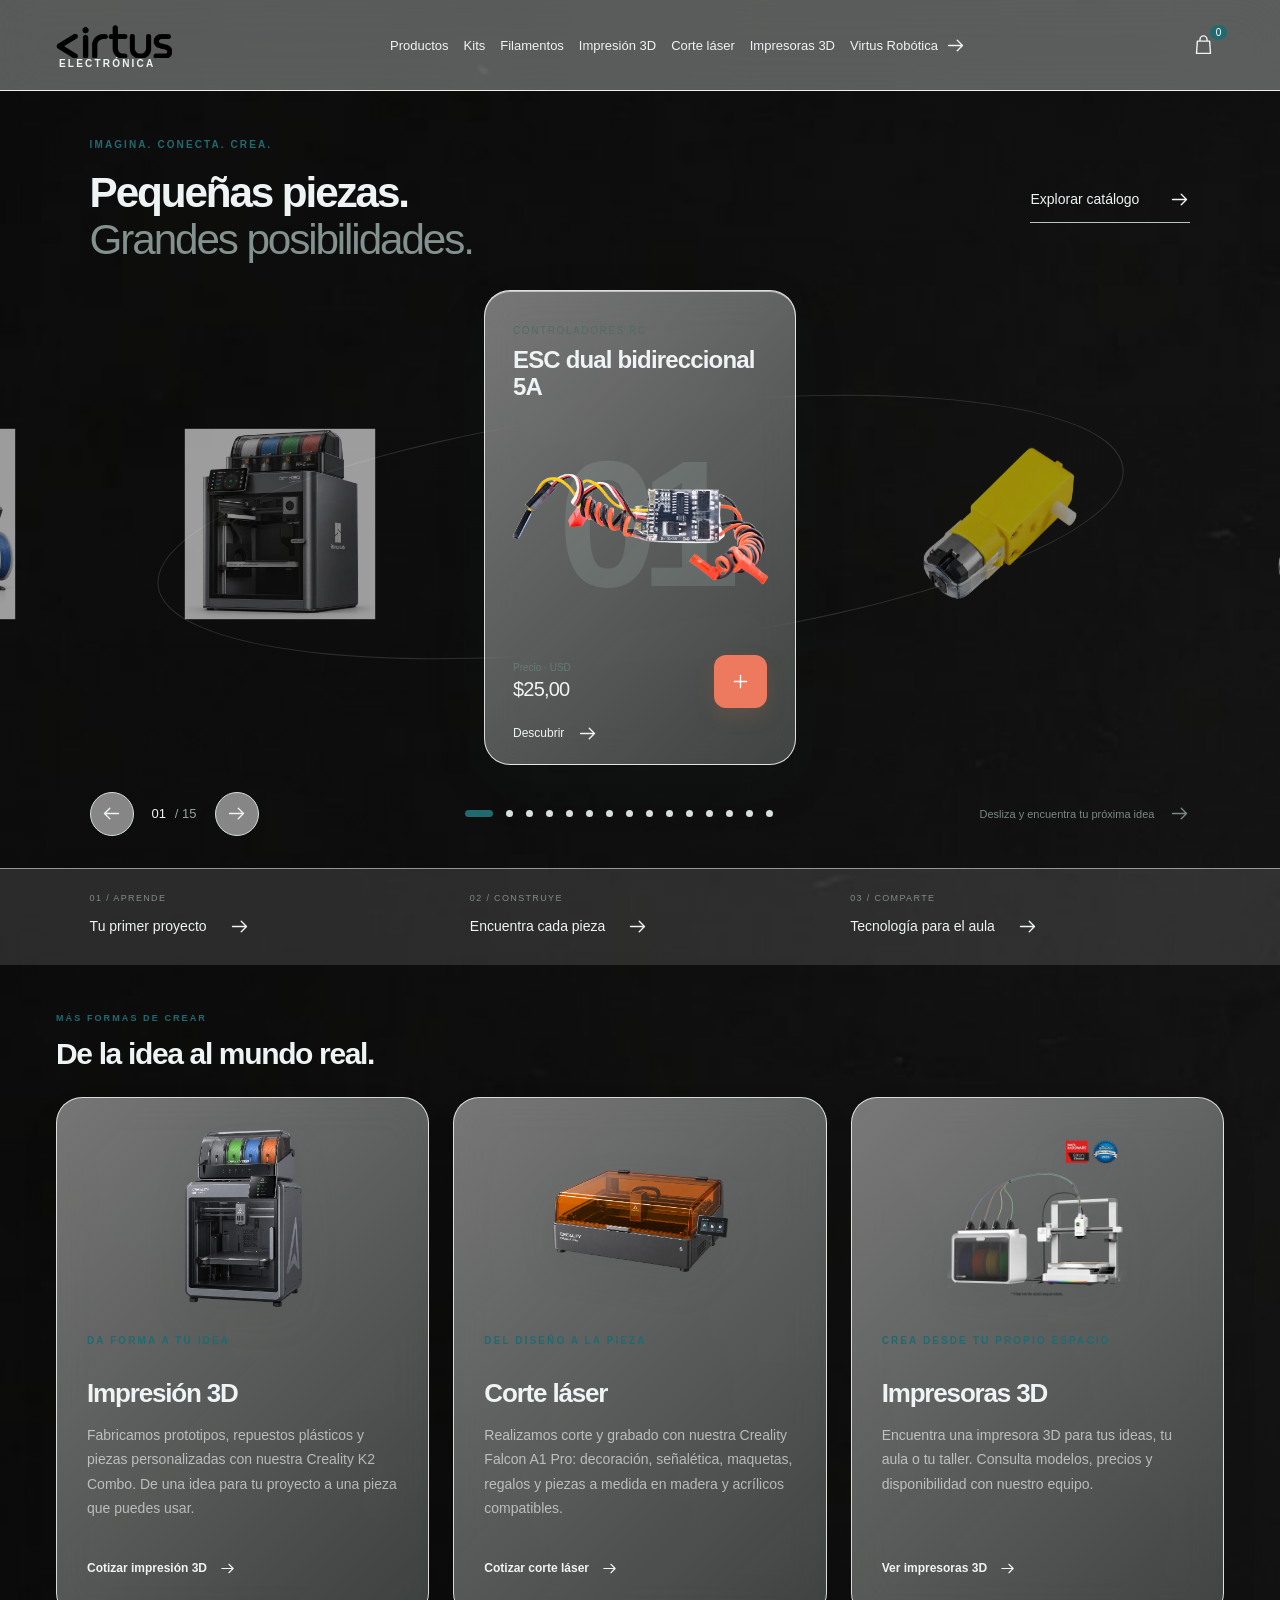
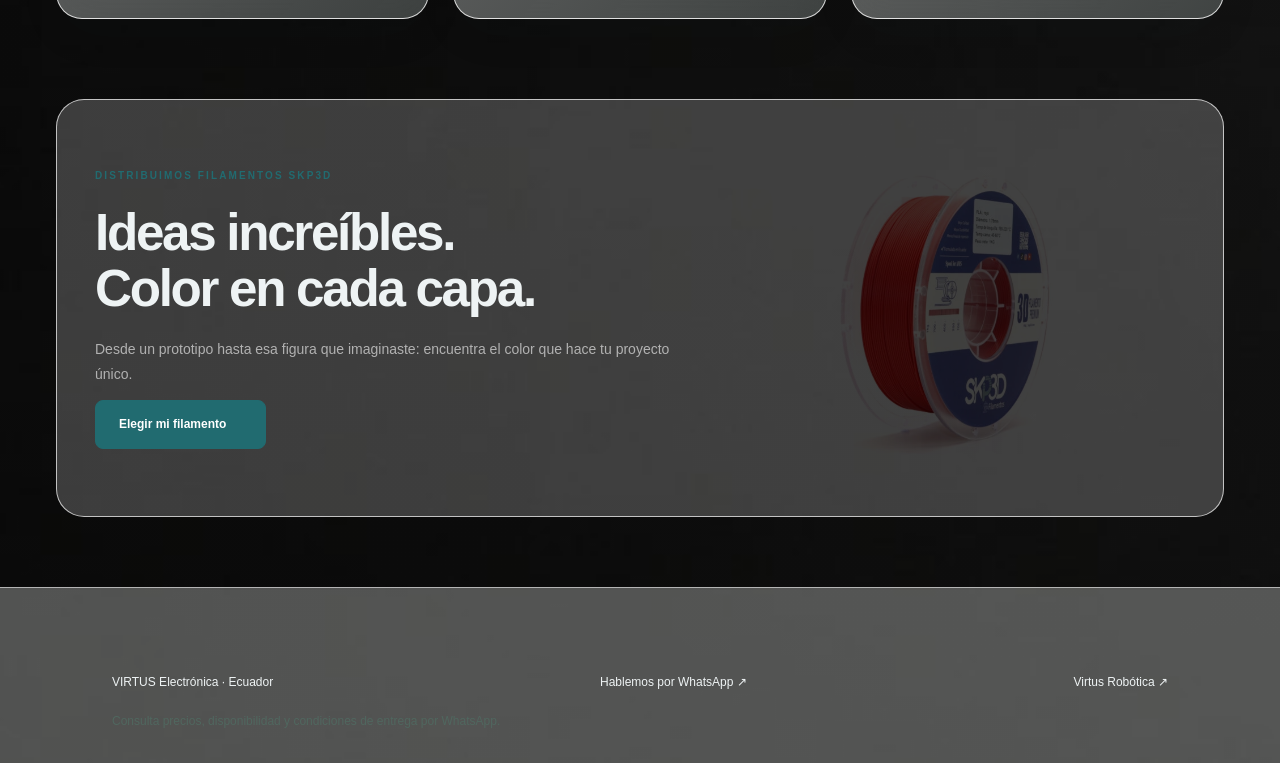
<file: tienda/index.html>
<!doctype html>
<html lang="es"><head><meta charset="utf-8"><meta name="viewport" content="width=device-width,initial-scale=1"><meta name="theme-color" content="#dce9e3"><title>VIRTUS Electrónica · Tecnología para crear</title><meta name="description" content="Explora componentes, sensores y kits de electrónica. Prepara tu pedido y consulta disponibilidad por WhatsApp con VIRTUS Electrónica."><link rel="icon" href="./assets/favicon.svg"><link rel="stylesheet" href="./styles.css"><link rel="stylesheet" href="./showroom.css"><link rel="stylesheet" href="./glass.css"><script type="module" src="./store.js"></script></head><body class="static-store"><a class="skip" href="#main">Saltar al contenido</a><header id="header"></header><main id="main" tabindex="-1"><p class="wrap section">Preparando tus próximas ideas…</p></main><footer id="footer"></footer><dialog id="dialog"></dialog><div id="toast" role="status"></div><noscript>Activa JavaScript para explorar el catálogo o escríbenos al +593 99 654 7046.</noscript></body></html>
</file>
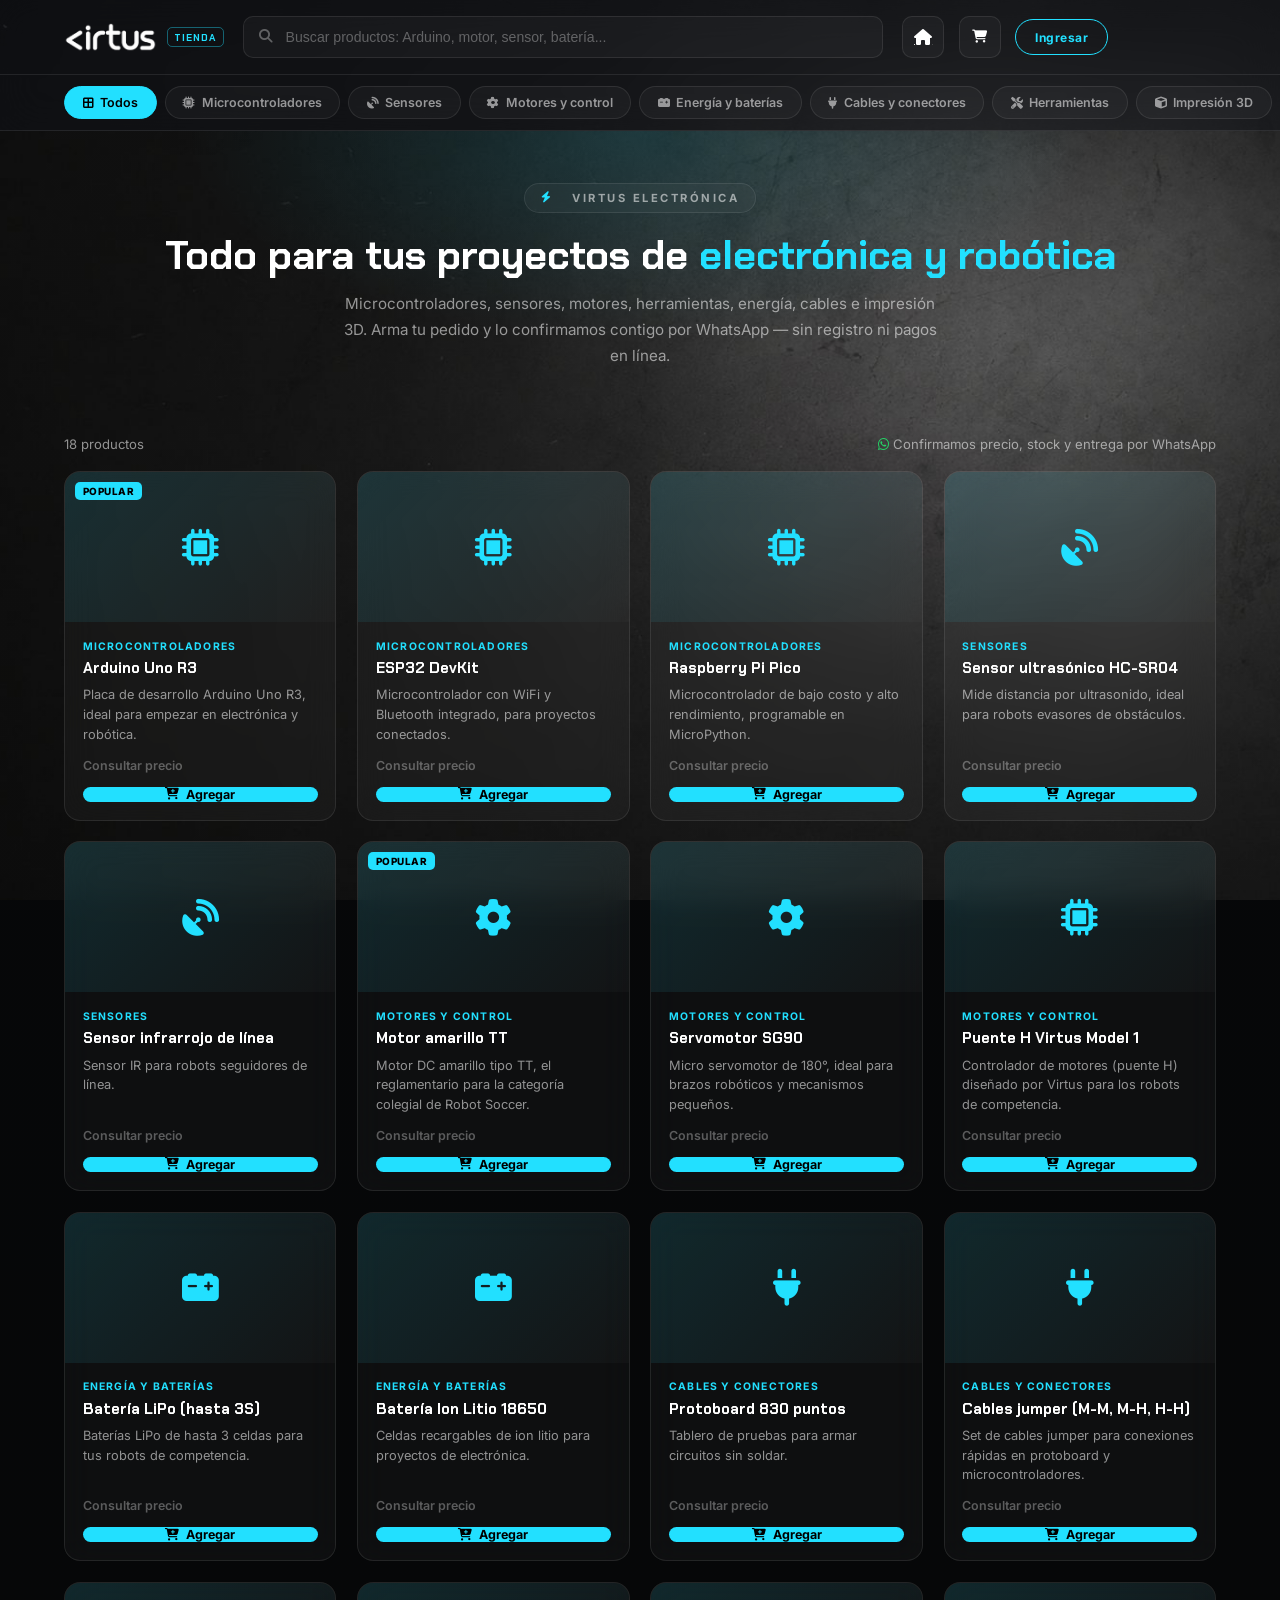
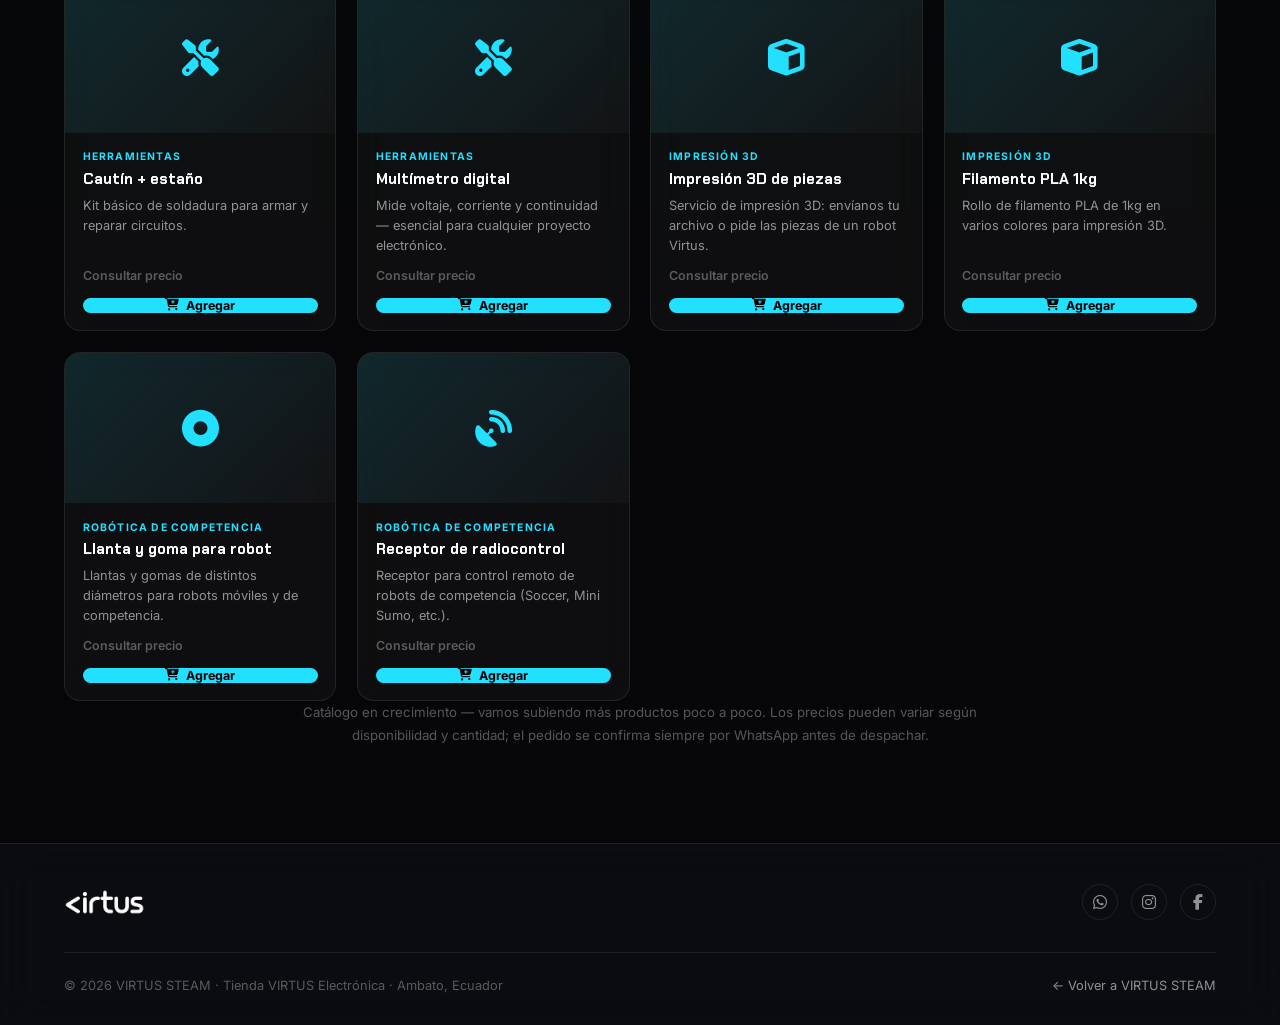
<file: tienda.html>
<!DOCTYPE html>
<html lang="es">
<head>
<meta charset="UTF-8">
<meta name="viewport" content="width=device-width, initial-scale=1.0">
<title>Tienda VIRTUS Electrónica — Componentes, Herramientas y Robótica</title>
<meta name="description" content="Tienda VIRTUS Electrónica: microcontroladores, sensores, motores, herramientas, energía e impresión 3D. Arma tu pedido y confírmalo por WhatsApp, sin registro.">
<link rel="canonical" href="https://virtusrobotica.com/tienda.html">
<link href="https://fonts.googleapis.com/css2?family=Inter:wght@400;500;600;700;800;900&family=Chakra+Petch:wght@400;500;600;700&display=swap" rel="stylesheet">
<link rel="stylesheet" href="https://cdnjs.cloudflare.com/ajax/libs/font-awesome/6.4.0/css/all.min.css">
<link rel="icon" href="images/virtus-logo.png">
<style>
*{margin:0;padding:0;box-sizing:border-box}
.hidden{display:none!important}
:root{
  --cy:#22e0ff;--cy2:#7af5ff;--cy-dim:rgba(34,224,255,.14);
  --bg:#08090b;--bg2:#111318;--bg3:#181b22;
  --fade:rgba(255,255,255,.55);--faint:rgba(255,255,255,.32);
  --line:rgba(255,255,255,.09);
  --glass:rgba(255,255,255,.035);--glass-border:rgba(255,255,255,.09);--panel:rgba(17,19,24,.5);
  --wa:#25D366;
}
html{scroll-behavior:smooth}
body{
  font-family:'Inter',sans-serif;color:#fff;overflow-x:hidden;min-height:100vh;
  background:linear-gradient(rgba(0,0,0,.18),rgba(0,0,0,.32)),url('images/bg-texture.jpg') center center / cover no-repeat fixed;
  background-color:var(--bg);
}
a{color:inherit}
button{font-family:inherit}

/* ---------- HEADER (estilo tienda: logo + buscador + carrito) ---------- */
.store-header{
  position:sticky;top:0;z-index:200;
  background:var(--panel);backdrop-filter:blur(20px);-webkit-backdrop-filter:blur(20px);
  border-bottom:1px solid var(--glass-border);
}
.store-header-top{
  display:flex;align-items:center;gap:1.2rem;padding:1rem 5%;max-width:1400px;margin:0 auto;
}
.store-logo{display:flex;align-items:center;gap:.6rem;flex-shrink:0;text-decoration:none}
.store-logo img{height:30px;width:auto}
.store-logo .badge-tienda{
  font-family:'Chakra Petch',sans-serif;font-size:.62rem;font-weight:700;color:var(--cy);
  border:1px solid rgba(34,224,255,.4);border-radius:5px;padding:.15rem .4rem;letter-spacing:1px;
}
.search-wrap{flex:1;position:relative;max-width:640px}
.search-wrap input{
  width:100%;padding:.75rem 1.1rem .75rem 2.6rem;border-radius:10px;border:1px solid var(--glass-border);
  background:var(--glass);color:#fff;font-size:.88rem;outline:none;transition:border-color .2s;
}
.search-wrap input:focus{border-color:var(--cy)}
.search-wrap input::placeholder{color:var(--faint)}
.search-wrap i{position:absolute;left:1rem;top:50%;transform:translateY(-50%);color:var(--faint);font-size:.85rem}
.header-actions{display:flex;align-items:center;gap:.9rem;flex-shrink:0}
.icon-btn{
  position:relative;width:42px;height:42px;border-radius:10px;background:var(--glass);border:1px solid var(--glass-border);
  color:#fff;display:flex;align-items:center;justify-content:center;cursor:pointer;transition:border-color .2s;
}
.icon-btn:hover{border-color:rgba(34,224,255,.4)}
.cart-count{
  position:absolute;top:-6px;right:-6px;background:var(--cy);color:#000;font-size:.65rem;font-weight:800;
  min-width:18px;height:18px;border-radius:50%;display:flex;align-items:center;justify-content:center;padding:0 3px;
}
.nav-cta{
  padding:.6rem 1.2rem;border-radius:50px;border:1px solid var(--cy);color:var(--cy)!important;
  font-weight:700;font-size:.75rem;text-decoration:none;letter-spacing:.5px;white-space:nowrap;
  transition:background .2s,color .2s;
}
.nav-cta:hover{background:var(--cy);color:#000!important}

.dept-bar{border-top:1px solid var(--glass-border);overflow-x:auto;scrollbar-width:none}
.dept-bar::-webkit-scrollbar{display:none}
.dept-track{display:flex;gap:.5rem;padding:.7rem 5%;max-width:1400px;margin:0 auto;width:max-content}
.dept-chip{
  padding:.5rem 1.1rem;border-radius:50px;border:1px solid var(--glass-border);
  background:var(--glass);color:var(--fade);font-size:.78rem;font-weight:600;cursor:pointer;
  white-space:nowrap;transition:all .2s;display:flex;align-items:center;gap:.4rem;
}
.dept-chip i{font-size:.75rem}
.dept-chip:hover{border-color:rgba(34,224,255,.4);color:#fff}
.dept-chip.active{background:var(--cy);border-color:var(--cy);color:#000}

@media(max-width:760px){
  .store-header-top{flex-wrap:wrap}
  .search-wrap{order:3;flex-basis:100%;max-width:none}
}

/* ---------- BANNER ---------- */
.store-banner{
  position:relative;padding:3.2rem 5% 2.6rem;text-align:center;
  background:radial-gradient(ellipse 700px 320px at 50% 0%, rgba(34,224,255,.14), transparent 65%);
}
.store-banner .tag{
  display:inline-flex;align-items:center;gap:.5rem;font-size:.7rem;font-weight:700;color:var(--fade);
  letter-spacing:2.5px;text-transform:uppercase;margin-bottom:1.1rem;
  background:var(--glass);backdrop-filter:blur(16px);-webkit-backdrop-filter:blur(16px);
  border:1px solid var(--glass-border);border-radius:50px;padding:.45rem 1rem;
}
.store-banner .tag i{color:var(--cy)}
.store-banner h1{font-family:'Chakra Petch',sans-serif;font-weight:700;font-size:clamp(1.7rem,3.4vw,2.5rem);line-height:1.2;margin-bottom:.8rem}
.store-banner h1 span{color:var(--cy)}
.store-banner p{color:var(--fade);font-size:.95rem;line-height:1.7;max-width:600px;margin:0 auto}

/* ---------- GRID ---------- */
.store-wrap{max-width:1400px;margin:0 auto;padding:0 5% 5rem}
.results-bar{display:flex;align-items:center;justify-content:space-between;flex-wrap:wrap;gap:.6rem;padding:1.6rem 0 1.2rem;color:var(--fade);font-size:.82rem}
.results-bar b{color:#fff}
.store-grid{display:grid;grid-template-columns:repeat(auto-fill,minmax(230px,1fr));gap:1.3rem}
.empty-results{grid-column:1/-1;text-align:center;padding:3rem 1rem;color:var(--faint)}
.empty-results i{font-size:2rem;display:block;margin-bottom:.75rem}

.product-card{
  background:var(--glass);backdrop-filter:blur(16px);-webkit-backdrop-filter:blur(16px);
  border:1px solid var(--glass-border);border-radius:16px;overflow:hidden;
  display:flex;flex-direction:column;transition:transform .25s,border-color .25s;
}
.product-card:hover{transform:translateY(-5px);border-color:rgba(34,224,255,.4);box-shadow:0 12px 30px rgba(0,0,0,.35)}
.product-img{height:150px;display:flex;align-items:center;justify-content:center;background:linear-gradient(135deg,rgba(34,224,255,.12),rgba(255,255,255,.02));position:relative}
.product-img img{width:100%;height:100%;object-fit:cover}
.product-img i{font-size:2.3rem;color:var(--cy)}
.product-badge{position:absolute;top:.6rem;left:.6rem;background:var(--cy);color:#000;font-size:.62rem;font-weight:800;padding:.2rem .5rem;border-radius:5px;letter-spacing:.5px;text-transform:uppercase}
.product-body{padding:1.1rem;display:flex;flex-direction:column;flex:1}
.product-cat{font-size:.65rem;font-weight:700;color:var(--cy);letter-spacing:1.2px;text-transform:uppercase;margin-bottom:.4rem}
.product-name{font-family:'Chakra Petch',sans-serif;font-weight:700;font-size:.95rem;margin-bottom:.4rem;line-height:1.3}
.product-desc{color:var(--fade);font-size:.8rem;line-height:1.55;flex:1;margin-bottom:.8rem}
.product-price{font-weight:800;color:#fff;font-size:1.05rem;margin-bottom:.9rem;font-family:'Chakra Petch',sans-serif}
.product-price.consult{color:var(--faint);font-weight:600;font-size:.78rem;font-family:'Inter',sans-serif}
.product-actions{display:flex;gap:.5rem}
.qty-stepper{display:flex;align-items:center;border:1px solid var(--glass-border);border-radius:10px;overflow:hidden}
.qty-stepper button{width:30px;height:38px;background:var(--glass);color:#fff;border:none;cursor:pointer;font-size:.9rem}
.qty-stepper button:hover{background:rgba(255,255,255,.08)}
.qty-stepper span{width:26px;text-align:center;font-size:.85rem;font-weight:700}
.btn-add{
  flex:1;display:inline-flex;align-items:center;justify-content:center;gap:.45rem;padding:0 .8rem;border-radius:10px;
  background:var(--cy);color:#000;font-weight:700;font-size:.78rem;border:none;cursor:pointer;transition:filter .2s;
}
.btn-add:hover{filter:brightness(1.08)}
.btn-add.added{background:var(--wa);color:#04140a}

.store-note{max-width:700px;margin:0 auto;padding:0 0 1rem;text-align:center;color:var(--faint);font-size:.83rem;line-height:1.7}

/* ---------- CARRITO (drawer) ---------- */
.cart-overlay{position:fixed;inset:0;background:rgba(0,0,0,.55);z-index:300;opacity:0;pointer-events:none;transition:opacity .25s}
.cart-overlay.open{opacity:1;pointer-events:auto}
.cart-drawer{
  position:fixed;top:0;right:0;bottom:0;width:min(400px,92vw);z-index:301;
  background:#111318;border-left:1px solid var(--glass-border);
  display:flex;flex-direction:column;transform:translateX(100%);transition:transform .3s ease;
}
.cart-drawer.open{transform:translateX(0)}
.cart-head{padding:1.3rem 1.4rem;border-bottom:1px solid var(--glass-border);display:flex;align-items:center;justify-content:space-between}
.cart-head h3{font-family:'Chakra Petch',sans-serif;font-size:1rem;display:flex;align-items:center;gap:.5rem}
.cart-head h3 i{color:var(--cy)}
.cart-close{background:none;border:none;color:var(--fade);font-size:1.1rem;cursor:pointer}
.cart-items{flex:1;overflow-y:auto;padding:1rem 1.4rem}
.cart-empty{text-align:center;color:var(--faint);padding:3rem 1rem}
.cart-empty i{font-size:2rem;display:block;margin-bottom:.75rem}
.cart-item{display:flex;gap:.8rem;padding:.9rem 0;border-bottom:1px solid var(--glass-border)}
.cart-item-img{width:52px;height:52px;border-radius:10px;background:var(--glass);border:1px solid var(--glass-border);display:flex;align-items:center;justify-content:center;flex-shrink:0}
.cart-item-img img{width:100%;height:100%;object-fit:cover;border-radius:10px}
.cart-item-img i{color:var(--cy)}
.cart-item-info{flex:1;min-width:0}
.cart-item-name{font-size:.85rem;font-weight:700;margin-bottom:.3rem}
.cart-item-price{font-size:.75rem;color:var(--faint);margin-bottom:.4rem}
.cart-item-row{display:flex;align-items:center;justify-content:space-between}
.cart-item-remove{background:none;border:none;color:var(--faint);cursor:pointer;font-size:.8rem}
.cart-item-remove:hover{color:#EF4444}
.cart-foot{padding:1.2rem 1.4rem;border-top:1px solid var(--glass-border)}
.cart-foot-count{font-size:.82rem;color:var(--fade);margin-bottom:.9rem;display:flex;justify-content:space-between}
.btn-checkout{
  width:100%;display:flex;align-items:center;justify-content:center;gap:.6rem;padding:.9rem;border-radius:12px;
  background:var(--wa);color:#04140a;font-weight:800;font-size:.88rem;text-decoration:none;border:none;cursor:pointer;
}
.btn-checkout[disabled]{opacity:.4;pointer-events:none}
.btn-clear{width:100%;text-align:center;margin-top:.7rem;background:none;border:none;color:var(--faint);font-size:.78rem;cursor:pointer}
.btn-clear:hover{color:#EF4444}

footer{padding:2.5rem 5% 2rem;background:var(--panel);backdrop-filter:blur(20px);-webkit-backdrop-filter:blur(20px);border-top:1px solid var(--glass-border)}
.footer-grid{max-width:1400px;margin:0 auto;display:flex;justify-content:space-between;flex-wrap:wrap;gap:2rem;margin-bottom:2rem}
.footer-brand{display:flex;align-items:center;gap:.7rem}
.footer-logo{height:26px;width:auto;display:block}
.footer-social{display:flex;gap:.8rem}
.footer-social a{width:36px;height:36px;border-radius:50%;border:1px solid var(--glass-border);display:flex;align-items:center;justify-content:center;text-decoration:none;color:var(--fade);transition:all .2s}
.footer-social a:hover{background:var(--cy);border-color:var(--cy);color:#000}
.footer-bottom{max-width:1400px;margin:0 auto;padding-top:1.6rem;border-top:1px solid var(--glass-border);display:flex;justify-content:space-between;flex-wrap:wrap;gap:1rem;font-size:.8rem;color:var(--faint)}
.footer-bottom a{text-decoration:none;color:var(--fade)}
.footer-bottom a:hover{color:var(--cy)}
</style>
</head>
<body>

<header class="store-header">
  <div class="store-header-top">
    <a class="store-logo" href="index.html">
      <img src="images/virtus-wordmark.png" alt="VIRTUS">
      <span class="badge-tienda">TIENDA</span>
    </a>
    <div class="search-wrap">
      <i class="fas fa-search"></i>
      <input type="text" id="searchInput" placeholder="Buscar productos: Arduino, motor, sensor, batería...">
    </div>
    <div class="header-actions">
      <a class="icon-btn" href="index.html" title="Volver a VIRTUS STEAM"><i class="fas fa-house"></i></a>
      <button class="icon-btn" id="cartBtn" title="Ver pedido">
        <i class="fas fa-cart-shopping"></i>
        <span class="cart-count hidden" id="cartCount">0</span>
      </button>
      <a class="nav-cta" href="https://plataforma.virtusrobotica.com/login.html">Ingresar</a>
    </div>
  </div>
  <nav class="dept-bar">
    <div class="dept-track" id="deptTrack"></div>
  </nav>
</header>

<section class="store-banner">
  <span class="tag"><i class="fas fa-bolt"></i>&nbsp; VIRTUS Electrónica</span>
  <h1>Todo para tus proyectos de <span>electrónica y robótica</span></h1>
  <p>Microcontroladores, sensores, motores, herramientas, energía, cables e impresión 3D. Arma tu pedido y lo confirmamos contigo por WhatsApp — sin registro ni pagos en línea.</p>
</section>

<div class="store-wrap">
  <div class="results-bar">
    <span id="resultsCount"></span>
    <span><i class="fab fa-whatsapp" style="color:var(--wa)"></i> Confirmamos precio, stock y entrega por WhatsApp</span>
  </div>
  <div class="store-grid" id="storeGrid"></div>
  <p class="store-note">Catálogo en crecimiento — vamos subiendo más productos poco a poco. Los precios pueden variar según disponibilidad y cantidad; el pedido se confirma siempre por WhatsApp antes de despachar.</p>
</div>

<footer>
  <div class="footer-grid">
    <div class="footer-brand"><img class="footer-logo" src="images/virtus-wordmark.png" alt="VIRTUS"></div>
    <div class="footer-social">
      <a href="https://wa.me/593993340103" aria-label="WhatsApp"><i class="fab fa-whatsapp"></i></a>
      <a href="https://instagram.com/RoboWorksAmbato" aria-label="Instagram"><i class="fab fa-instagram"></i></a>
      <a href="https://facebook.com/RoboWorksAmbato" aria-label="Facebook"><i class="fab fa-facebook-f"></i></a>
    </div>
  </div>
  <div class="footer-bottom">
    <span>© 2026 VIRTUS STEAM · Tienda VIRTUS Electrónica · Ambato, Ecuador</span>
    <a href="index.html">← Volver a VIRTUS STEAM</a>
  </div>
</footer>

<div class="cart-overlay" id="cartOverlay"></div>
<aside class="cart-drawer" id="cartDrawer">
  <div class="cart-head">
    <h3><i class="fas fa-cart-shopping"></i> Tu pedido</h3>
    <button class="cart-close" id="cartCloseBtn"><i class="fas fa-xmark"></i></button>
  </div>
  <div class="cart-items" id="cartItems"></div>
  <div class="cart-foot">
    <div class="cart-foot-count"><span>Productos en el pedido</span><b id="cartFootCount">0</b></div>
    <button class="btn-checkout" id="checkoutBtn" disabled>
      <i class="fab fa-whatsapp"></i> Enviar pedido por WhatsApp
    </button>
    <button class="btn-clear" id="clearCartBtn">Vaciar pedido</button>
  </div>
</aside>

<script>
// ─────────────────────────────────────────────────────────────
// Catálogo de la tienda — sin base de datos, sin login, sin pagos.
// Para agregar/editar productos: edita este arreglo y ya.
//   category: la clave debe existir en CATEGORIES de abajo (o agrega una nueva ahí también)
//   image: URL de foto (opcional; si no hay, se muestra un ícono)
//   price: texto libre (ej. "$3.50", "Desde $8") o '' para mostrar "Consultar precio"
//   badge: (opcional) texto corto tipo "Nuevo" / "Más vendido"
// ─────────────────────────────────────────────────────────────
const WHATSAPP_NUMBER = '593993340103';

const CATEGORIES = [
  { id: 'todos', label: 'Todos', icon: 'fa-border-all' },
  { id: 'microcontroladores', label: 'Microcontroladores', icon: 'fa-microchip' },
  { id: 'sensores', label: 'Sensores', icon: 'fa-satellite-dish' },
  { id: 'motores', label: 'Motores y control', icon: 'fa-gear' },
  { id: 'energia', label: 'Energía y baterías', icon: 'fa-car-battery' },
  { id: 'cables', label: 'Cables y conectores', icon: 'fa-plug' },
  { id: 'herramientas', label: 'Herramientas', icon: 'fa-screwdriver-wrench' },
  { id: 'impresion3d', label: 'Impresión 3D', icon: 'fa-cube' },
  { id: 'robotica', label: 'Robótica de competencia', icon: 'fa-robot' }
];

const STORE_PRODUCTS = [
  { id: 'arduino-uno', name: 'Arduino Uno R3', category: 'microcontroladores', icon: 'fa-microchip', image: '', price: '', badge: 'Popular', description: 'Placa de desarrollo Arduino Uno R3, ideal para empezar en electrónica y robótica.' },
  { id: 'esp32', name: 'ESP32 DevKit', category: 'microcontroladores', icon: 'fa-microchip', image: '', price: '', description: 'Microcontrolador con WiFi y Bluetooth integrado, para proyectos conectados.' },
  { id: 'raspberry-pico', name: 'Raspberry Pi Pico', category: 'microcontroladores', icon: 'fa-microchip', image: '', price: '', description: 'Microcontrolador de bajo costo y alto rendimiento, programable en MicroPython.' },
  { id: 'sensor-ultrasonico', name: 'Sensor ultrasónico HC-SR04', category: 'sensores', icon: 'fa-satellite-dish', image: '', price: '', description: 'Mide distancia por ultrasonido, ideal para robots evasores de obstáculos.' },
  { id: 'sensor-ir', name: 'Sensor infrarrojo de línea', category: 'sensores', icon: 'fa-satellite-dish', image: '', price: '', description: 'Sensor IR para robots seguidores de línea.' },
  { id: 'motor-tt-amarillo', name: 'Motor amarillo TT', category: 'motores', icon: 'fa-gear', image: '', price: '', badge: 'Popular', description: 'Motor DC amarillo tipo TT, el reglamentario para la categoría colegial de Robot Soccer.' },
  { id: 'servomotor-sg90', name: 'Servomotor SG90', category: 'motores', icon: 'fa-gear', image: '', price: '', description: 'Micro servomotor de 180°, ideal para brazos robóticos y mecanismos pequeños.' },
  { id: 'puente-h-virtus', name: 'Puente H Virtus Model 1', category: 'motores', icon: 'fa-microchip', image: '', price: '', description: 'Controlador de motores (puente H) diseñado por Virtus para los robots de competencia.' },
  { id: 'bateria-lipo', name: 'Batería LiPo (hasta 3S)', category: 'energia', icon: 'fa-car-battery', image: '', price: '', description: 'Baterías LiPo de hasta 3 celdas para tus robots de competencia.' },
  { id: 'bateria-litio', name: 'Batería Ion Litio 18650', category: 'energia', icon: 'fa-car-battery', image: '', price: '', description: 'Celdas recargables de ion litio para proyectos de electrónica.' },
  { id: 'protoboard', name: 'Protoboard 830 puntos', category: 'cables', icon: 'fa-plug', image: '', price: '', description: 'Tablero de pruebas para armar circuitos sin soldar.' },
  { id: 'jumpers', name: 'Cables jumper (M-M, M-H, H-H)', category: 'cables', icon: 'fa-plug', image: '', price: '', description: 'Set de cables jumper para conexiones rápidas en protoboard y microcontroladores.' },
  { id: 'cautin', name: 'Cautín + estaño', category: 'herramientas', icon: 'fa-screwdriver-wrench', image: '', price: '', description: 'Kit básico de soldadura para armar y reparar circuitos.' },
  { id: 'multimetro', name: 'Multímetro digital', category: 'herramientas', icon: 'fa-screwdriver-wrench', image: '', price: '', description: 'Mide voltaje, corriente y continuidad — esencial para cualquier proyecto electrónico.' },
  { id: 'impresion-3d-pieza', name: 'Impresión 3D de piezas', category: 'impresion3d', icon: 'fa-cube', image: '', price: '', description: 'Servicio de impresión 3D: envíanos tu archivo o pide las piezas de un robot Virtus.' },
  { id: 'filamento-pla', name: 'Filamento PLA 1kg', category: 'impresion3d', icon: 'fa-cube', image: '', price: '', description: 'Rollo de filamento PLA de 1kg en varios colores para impresión 3D.' },
  { id: 'llanta-robot', name: 'Llanta y goma para robot', category: 'robotica', icon: 'fa-circle-dot', image: '', price: '', description: 'Llantas y gomas de distintos diámetros para robots móviles y de competencia.' },
  { id: 'receptor-rc', name: 'Receptor de radiocontrol', category: 'robotica', icon: 'fa-satellite-dish', image: '', price: '', description: 'Receptor para control remoto de robots de competencia (Soccer, Mini Sumo, etc.).' }
];

// ─────────────────────────────────────────────────────────────

let activeCategory = 'todos';
let searchTerm = '';
let cart = {}; // { productId: qty }

function loadCart(){
  try {
    const saved = localStorage.getItem('virtus_store_cart');
    if (saved) cart = JSON.parse(saved);
  } catch (e) { cart = {}; }
}
function saveCart(){
  try { localStorage.setItem('virtus_store_cart', JSON.stringify(cart)); } catch (e) {}
}

function esc(s){ const d = document.createElement('div'); d.textContent = s ?? ''; return d.innerHTML; }
function escAttr(s){ return (s || '').replace(/"/g, '&quot;'); }

function renderDepts(){
  const track = document.getElementById('deptTrack');
  track.innerHTML = CATEGORIES.map(c => `
    <button class="dept-chip ${c.id === activeCategory ? 'active' : ''}" data-cat="${escAttr(c.id)}">
      <i class="fas ${esc(c.icon)}"></i> ${esc(c.label)}
    </button>
  `).join('');
  track.querySelectorAll('.dept-chip').forEach(btn => {
    btn.addEventListener('click', () => {
      activeCategory = btn.dataset.cat;
      renderDepts();
      renderGrid();
    });
  });
}

function getFilteredProducts(){
  return STORE_PRODUCTS.filter(p => {
    const matchesCat = activeCategory === 'todos' || p.category === activeCategory;
    const term = searchTerm.trim().toLowerCase();
    const matchesSearch = !term || p.name.toLowerCase().includes(term) || (p.description || '').toLowerCase().includes(term);
    return matchesCat && matchesSearch;
  });
}

function categoryLabel(catId){
  const c = CATEGORIES.find(c => c.id === catId);
  return c ? c.label : catId;
}

function renderGrid(){
  const grid = document.getElementById('storeGrid');
  const items = getFilteredProducts();
  document.getElementById('resultsCount').textContent = `${items.length} producto${items.length === 1 ? '' : 's'}`;

  if (items.length === 0) {
    grid.innerHTML = `<div class="empty-results"><i class="fas fa-magnifying-glass"></i>No encontramos productos con esa búsqueda.</div>`;
    return;
  }

  grid.innerHTML = items.map(p => {
    const qty = cart[p.id] || 0;
    return `
    <div class="product-card">
      <div class="product-img">
        ${p.badge ? `<span class="product-badge">${esc(p.badge)}</span>` : ''}
        ${p.image ? `<img src="${escAttr(p.image)}" alt="">` : `<i class="fas ${esc(p.icon || 'fa-bolt')}"></i>`}
      </div>
      <div class="product-body">
        <div class="product-cat">${esc(categoryLabel(p.category))}</div>
        <div class="product-name">${esc(p.name)}</div>
        <div class="product-desc">${esc(p.description || '')}</div>
        <div class="product-price ${p.price ? '' : 'consult'}">${p.price ? esc(p.price) : 'Consultar precio'}</div>
        <div class="product-actions">
          ${qty > 0 ? `
            <div class="qty-stepper">
              <button data-action="dec" data-id="${escAttr(p.id)}">−</button>
              <span>${qty}</span>
              <button data-action="inc" data-id="${escAttr(p.id)}">+</button>
            </div>
          ` : `
            <button class="btn-add" data-action="add" data-id="${escAttr(p.id)}"><i class="fas fa-cart-plus"></i> Agregar</button>
          `}
        </div>
      </div>
    </div>
  `;
  }).join('');

  grid.querySelectorAll('[data-action]').forEach(btn => {
    btn.addEventListener('click', () => {
      const id = btn.dataset.id;
      const action = btn.dataset.action;
      if (action === 'add' || action === 'inc') cart[id] = (cart[id] || 0) + 1;
      if (action === 'dec') {
        cart[id] = (cart[id] || 0) - 1;
        if (cart[id] <= 0) delete cart[id];
      }
      saveCart();
      renderGrid();
      renderCart();
    });
  });
}

function cartTotalCount(){
  return Object.values(cart).reduce((sum, q) => sum + q, 0);
}

function renderCart(){
  const count = cartTotalCount();
  const countEl = document.getElementById('cartCount');
  countEl.textContent = count;
  countEl.classList.toggle('hidden', count === 0);
  document.getElementById('cartFootCount').textContent = count;
  document.getElementById('checkoutBtn').disabled = count === 0;

  const itemsEl = document.getElementById('cartItems');
  const ids = Object.keys(cart);
  if (ids.length === 0) {
    itemsEl.innerHTML = `<div class="cart-empty"><i class="fas fa-cart-shopping"></i>Todavía no has agregado productos.</div>`;
    return;
  }
  itemsEl.innerHTML = ids.map(id => {
    const p = STORE_PRODUCTS.find(p => p.id === id);
    if (!p) return '';
    const qty = cart[id];
    return `
      <div class="cart-item">
        <div class="cart-item-img">${p.image ? `<img src="${escAttr(p.image)}" alt="">` : `<i class="fas ${esc(p.icon || 'fa-bolt')}"></i>`}</div>
        <div class="cart-item-info">
          <div class="cart-item-name">${esc(p.name)}</div>
          <div class="cart-item-price">${p.price ? esc(p.price) : 'Consultar precio'}</div>
          <div class="cart-item-row">
            <div class="qty-stepper">
              <button data-action="dec" data-id="${escAttr(id)}">−</button>
              <span>${qty}</span>
              <button data-action="inc" data-id="${escAttr(id)}">+</button>
            </div>
            <button class="cart-item-remove" data-action="remove" data-id="${escAttr(id)}"><i class="fas fa-trash"></i></button>
          </div>
        </div>
      </div>
    `;
  }).join('');

  itemsEl.querySelectorAll('[data-action]').forEach(btn => {
    btn.addEventListener('click', () => {
      const id = btn.dataset.id;
      const action = btn.dataset.action;
      if (action === 'inc') cart[id] = (cart[id] || 0) + 1;
      if (action === 'dec') { cart[id] = (cart[id] || 0) - 1; if (cart[id] <= 0) delete cart[id]; }
      if (action === 'remove') delete cart[id];
      saveCart();
      renderCart();
      renderGrid();
    });
  });
}

function openCart(){ document.getElementById('cartDrawer').classList.add('open'); document.getElementById('cartOverlay').classList.add('open'); }
function closeCart(){ document.getElementById('cartDrawer').classList.remove('open'); document.getElementById('cartOverlay').classList.remove('open'); }

function buildWhatsappMessage(){
  const lines = Object.keys(cart).map(id => {
    const p = STORE_PRODUCTS.find(p => p.id === id);
    return p ? `- ${p.name} x${cart[id]}` : null;
  }).filter(Boolean);
  const msg = `Hola, quiero pedir estos productos de VIRTUS Electrónica:\n${lines.join('\n')}\n\n¿Me confirman precio, disponibilidad y cómo retiro o recibo el pedido?`;
  return `https://wa.me/${WHATSAPP_NUMBER}?text=${encodeURIComponent(msg)}`;
}

document.getElementById('cartBtn').addEventListener('click', openCart);
document.getElementById('cartCloseBtn').addEventListener('click', closeCart);
document.getElementById('cartOverlay').addEventListener('click', closeCart);
document.getElementById('clearCartBtn').addEventListener('click', () => {
  if (cartTotalCount() === 0) return;
  if (!confirm('¿Vaciar todo el pedido?')) return;
  cart = {};
  saveCart();
  renderCart();
  renderGrid();
});
document.getElementById('checkoutBtn').addEventListener('click', () => {
  if (cartTotalCount() === 0) return;
  window.open(buildWhatsappMessage(), '_blank');
});
document.getElementById('searchInput').addEventListener('input', (e) => {
  searchTerm = e.target.value;
  renderGrid();
});

loadCart();
renderDepts();
renderGrid();
renderCart();
</script>
</body>
</html>
</file>
<file: tienda/styles.css>
@font-face {
  font-family: Virtus;
  src: local("Inter"), local("Aptos"), local("Segoe UI");
  font-display: swap;
}
:root {
  --ink: #172e32;
  --muted: #6e7c7d;
  --teal: #216b70;
  --teal-dark: #145257;
  --paper: #fff;
  --soft: #f5f7f6;
  --line: #e4e9e7;
  --radius: 20px;
  --shadow: 0 16px 45px #19383c09;
  font-family: Virtus, "Segoe UI", Arial, sans-serif;
  color: var(--ink);
  font-synthesis: none;
  background: var(--paper);
  font-size: 14px;
}
* {
  box-sizing: border-box;
}
body {
  margin: 0;
}
html {
  scroll-behavior: smooth;
  scroll-padding-top: 100px;
}
a {
  color: inherit;
  text-decoration: none;
}
button,
input,
select,
textarea {
  font: inherit;
}
button,
a,
input,
select,
textarea {
  -webkit-tap-highlight-color: transparent;
}
button {
  cursor: pointer;
  color: inherit;
}
button:disabled {
  cursor: not-allowed;
  opacity: 0.4;
}
img {
  max-width: 100%;
  display: block;
}
button {
  border: 0;
  background: none;
}
h1,
h2,
h3,
h4,
p {
  margin-top: 0;
}
h1,
h2,
h3 {
  font-weight: 550;
  letter-spacing: -0.045em;
}
h1 {
  font-size: 56px;
  line-height: 1.08;
}
h2 {
  font-size: 34px;
  line-height: 1.18;
}
h3 {
  font-size: 19px;
  line-height: 1.3;
}
p {
  line-height: 1.75;
  color: var(--muted);
}
strong,
b {
  font-weight: 600;
}
small {
  font-size: 12px;
}
.icon {
  width: 21px;
  height: 21px;
  flex-shrink: 0;
  vertical-align: middle;
}
.wrap {
  max-width: 1320px;
  width: calc(100% - 112px);
  margin-inline: auto;
}
.section {
  padding-block: 58px;
}
.eyebrow {
  display: block;
  font-size: 10px;
  font-weight: 650;
  letter-spacing: 2.1px;
  line-height: 1.8;
  color: var(--teal);
  margin-bottom: 15px;
}
.button {
  display: inline-flex;
  align-items: center;
  justify-content: center;
  gap: 16px;
  background: var(--teal);
  color: white;
  border: 1px solid var(--teal);
  padding: 15px 23px;
  border-radius: 8px;
  font-size: 12px;
  font-weight: 600;
  line-height: 1.4;
  transition:
    background 0.2s,
    transform 0.2s;
  min-height: 46px;
}
.button:hover {
  background: var(--teal-dark);
  transform: translateY(-1px);
}
.button .icon {
  width: 17px;
  height: 17px;
}
.button.secondary {
  background: transparent;
  border-color: #cdd9d7;
  color: var(--ink);
}
.button.secondary:hover {
  background: #eef3f1;
}
.button.small {
  font-size: 12px;
  padding: 10px 16px;
  min-height: 40px;
}
.full {
  width: 100%;
}
.text-link {
  display: inline-flex;
  align-items: center;
  justify-content: center;
  gap: 12px;
  font-weight: 550;
  font-size: 12px;
  padding: 9px 0;
}
.text-link:hover {
  color: var(--teal);
}
.text-link .icon {
  width: 17px;
}
.icon-button {
  width: 40px;
  height: 40px;
  display: inline-flex;
  align-items: center;
  justify-content: center;
  border-radius: 50%;
  position: relative;
  transition: background 0.2s;
}
.icon-button:hover {
  background: #e8efec;
}
.small {
  font-size: 12px;
}
.muted {
  color: var(--muted);
}
.pre-line {
  white-space: pre-line;
}
.skip {
  position: fixed;
  top: -60px;
  left: 20px;
  padding: 12px;
  background: var(--ink);
  color: white;
  z-index: 500;
}
.skip:focus {
  top: 10px;
}
:focus-visible {
  outline: 2px solid var(--teal);
  outline-offset: 4px;
}
main:focus {
  outline: none;
}
.announcement {
  height: 33px;
  padding-inline: 56px;
  display: flex;
  justify-content: space-between;
  align-items: center;
  background: #edf3f1;
  font-size: 10px;
  letter-spacing: 0.3px;
}
.announcement .icon {
  width: 14px;
  height: 14px;
  margin-left: 9px;
}
#header {
  position: sticky;
  top: -33px;
  z-index: 40;
}
.header {
  height: 91px;
  display: flex;
  align-items: center;
  justify-content: space-between;
  padding: 0 52px;
  background: #ffffffdf;
  backdrop-filter: blur(20px);
  border-bottom: 1px solid #e5ebe7a0;
  gap: 26px;
}
.brand {
  display: flex;
  flex-direction: column;
  align-items: center;
  flex-shrink: 0;
  gap: 3px;
  width: 116px;
}
.logo-image {
  display: block;
  position: relative;
  width: 116px;
  height: 36px;
  overflow: hidden;
}
.logo-image img {
  position: absolute;
  max-width: none;
  width: 149px;
  left: -15.7px;
  top: -51.4px;
  mix-blend-mode: multiply;
}
.logo-sub {
  font-size: 10px;
  font-weight: 650;
  letter-spacing: 2.2px;
  margin-left: 3px;
}
.desktop-nav {
  display: flex;
  align-items: center;
  gap: 32px;
  font-size: 11px;
  font-weight: 500;
}
.desktop-nav a {
  padding: 18px 0;
}
.desktop-nav a:hover {
  color: var(--teal);
}
.desktop-nav .icon {
  width: 13px;
  height: 13px;
  margin-left: 2px;
}
.header-actions {
  display: flex;
  gap: 7px;
}
.header-actions .icon {
  width: 18px;
  height: 18px;
}
.cart-count {
  position: absolute;
  right: 0;
  top: 0;
  background: var(--teal);
  color: white;
  border: 2px solid white;
  border-radius: 50%;
  font-size: 8px;
  width: 17px;
  height: 17px;
  display: grid;
  place-items: center;
}
.small-count {
  position: absolute;
  right: 0;
  top: 0;
  font-size: 9px;
  color: var(--teal);
}
.mobile-menu-button {
  display: none;
}
.mobile-nav[hidden] {
  display: none;
}
.mobile-nav {
  position: absolute;
  top: 124px;
  background: #fffffffa;
  backdrop-filter: blur(24px);
  width: 100%;
  padding: 20px 30px;
  max-height: calc(100dvh - 100px);
  overflow: auto;
  border-bottom: 1px solid var(--line);
}
.mobile-nav a {
  display: flex;
  justify-content: space-between;
  padding: 13px 0;
  border-bottom: 1px solid var(--line);
}
.hero {
  min-height: 568px;
  display: grid;
  grid-template-columns: 46% 54%;
  position: relative;
  align-items: center;
  padding-top: 36px;
  padding-bottom: 52px;
}
.hero-copy {
  z-index: 2;
  padding-top: 5px;
}
.hero-eyebrow {
  display: flex;
  align-items: center;
  gap: 9px;
  font-size: 9px;
  letter-spacing: 1.7px;
  margin-bottom: 23px;
}
.tiny-dot {
  width: 5px;
  height: 5px;
  border-radius: 50%;
  background: var(--teal);
}
.hero h1 {
  font-size: clamp(54px, 5.35vw, 80px);
  font-weight: 550;
  line-height: 1.06;
  letter-spacing: -4px;
  margin-bottom: 23px;
}
.hero-copy > p {
  max-width: 350px;
  font-size: 14px;
  line-height: 1.8;
  margin-bottom: 28px;
}
.hero-buttons {
  display: flex;
  gap: 11px;
}
.hero-footnote {
  display: flex;
  gap: 13px;
  align-items: center;
  font-size: 10px;
  color: var(--muted);
  line-height: 1.7;
  margin-top: 37px;
}
.hero-footnote strong {
  font-weight: 500;
  color: var(--ink);
}
.mini-icon {
  height: 36px;
  width: 36px;
  border: 1px solid var(--line);
  border-radius: 10px;
  display: grid;
  place-items: center;
}
.mini-icon .icon {
  width: 20px;
}
.hero-visual {
  position: relative;
  align-self: stretch;
  display: flex;
  align-items: center;
  min-width: 0;
}
.hero-art {
  width: 112%;
  max-width: 112%;
  margin-left: -3%;
  mix-blend-mode: multiply;
  object-fit: contain;
}
.hero-tag {
  position: absolute;
  bottom: 76px;
  right: 5px;
  background: #ffffffc9;
  border: 1px solid white;
  border-radius: 13px;
  box-shadow: 0 10px 35px #263e3510;
  padding: 17px 20px;
  display: flex;
  align-items: center;
  gap: 15px;
  backdrop-filter: blur(14px);
}
.hero-tag strong {
  font-size: 11px;
  display: block;
  margin-bottom: 4px;
}
.hero-tag span:not(.tag-dot) {
  font-size: 9px;
  color: var(--muted);
}
.hero-tag > .icon {
  width: 15px;
  margin-left: 15px;
}
.tag-dot {
  width: 7px;
  height: 7px;
  background: #367f74;
  border-radius: 50%;
  box-shadow: 0 0 0 5px #daeae3;
}
.visual-caption {
  position: absolute;
  bottom: 26px;
  right: 27px;
  font-size: 8px;
  letter-spacing: 3px;
  color: #7e8b86;
}
.hero-pagination {
  position: absolute;
  bottom: 24px;
  left: 0;
  display: flex;
  gap: 6px;
}
.hero-pagination span {
  width: 5px;
  height: 5px;
  border-radius: 10px;
  background: #dce5e1;
}
.hero-pagination .active {
  width: 25px;
  background: var(--teal);
}
.benefits {
  display: grid;
  grid-template-columns: repeat(4, 1fr);
  border-top: 1px solid var(--line);
  border-bottom: 1px solid var(--line);
  padding-block: 24px;
  gap: 20px;
}
.benefits > div {
  display: flex;
  align-items: center;
  gap: 15px;
  padding-left: 15px;
}
.benefits > div + div {
  border-left: 1px solid var(--line);
  padding-left: 28px;
}
.benefits .icon {
  width: 24px;
  height: 24px;
  color: var(--teal);
}
.benefits strong,
.benefits small {
  display: block;
}
.benefits strong {
  font-size: 11px;
  margin-bottom: 6px;
  font-weight: 550;
}
.benefits small {
  font-size: 9px;
  color: var(--muted);
}
.section-heading {
  display: flex;
  justify-content: space-between;
  align-items: flex-end;
  gap: 24px;
  margin-bottom: 26px;
}
.section-heading h2 {
  margin: 0;
  font-size: 30px;
}
.section-heading .eyebrow {
  font-size: 9px;
  margin-bottom: 10px;
}
.section-heading > .text-link {
  flex-shrink: 0;
}
.category-grid {
  display: grid;
  grid-template-columns: repeat(6, 1fr);
  gap: 14px;
}
.category-card {
  min-width: 0;
  position: relative;
  display: flex;
  flex-direction: column;
  padding: 16px 14px 20px;
  background: #f5f7f6;
  border-radius: 14px;
  transition:
    transform 0.25s,
    box-shadow 0.25s;
  overflow: hidden;
}
.category-card:hover {
  transform: translateY(-5px);
  box-shadow: var(--shadow);
}
.category-number {
  font-size: 9px;
  color: #99a6a1;
  letter-spacing: 1px;
}
.category-card > img {
  width: 100%;
  height: 115px;
  object-fit: contain;
  mix-blend-mode: multiply;
  margin: 0 0 15px;
  transition: transform 0.3s;
}
.category-card:hover > img {
  transform: scale(1.05);
}
.category-card h3 {
  font-size: 13px;
  letter-spacing: -0.2px;
  margin-bottom: 6px;
}
.category-card div > span {
  font-size: 9px;
  line-height: 1.55;
  color: var(--muted);
  display: block;
  max-width: 100px;
}
.category-card > .icon {
  position: absolute;
  bottom: 17px;
  right: 12px;
  width: 13px;
  height: 13px;
}
.product-grid {
  display: grid;
  grid-template-columns: repeat(4, minmax(0, 1fr));
  gap: 23px;
}
.product-card {
  min-width: 0;
}
.product-image {
  position: relative;
  overflow: hidden;
  border-radius: 16px;
  background: #f5f7f6;
  aspect-ratio: 1.12;
}
.product-image > a {
  display: block;
  width: 100%;
  height: 100%;
}
.product-image img {
  width: 100%;
  height: 100%;
  object-fit: contain;
  mix-blend-mode: multiply;
  transition: transform 0.35s;
}
.product-card:hover .product-image img {
  transform: scale(1.055);
}
.product-badges {
  position: absolute;
  left: 15px;
  top: 15px;
  pointer-events: none;
}
.badge {
  font-size: 8px;
  font-weight: 600;
  letter-spacing: 0.5px;
  padding: 6px 9px;
  border-radius: 5px;
  background: #e8eeeb;
  color: #48665d;
  display: inline-block;
  white-space: nowrap;
}
.badge.sale {
  background: #e3eeea;
  color: var(--teal);
}
.favorite {
  position: absolute;
  top: 9px;
  right: 9px;
  width: 32px;
  height: 32px;
  background: #ffffff90;
}
.favorite .icon {
  width: 17px;
  height: 17px;
}
.favorite.selected {
  color: var(--teal);
}
.favorite.selected .icon {
  fill: #d1e5df;
}
.quick-actions {
  position: absolute;
  bottom: 12px;
  left: 12px;
  right: 12px;
  display: flex;
  gap: 5px;
  opacity: 0;
  transform: translateY(10px);
  transition: 0.2s;
}
.product-card:hover .quick-actions,
.product-card:focus-within .quick-actions {
  opacity: 1;
  transform: none;
}
.quick-actions button {
  background: #ffffffdf;
  backdrop-filter: blur(8px);
  border: 1px solid #ffffff;
  border-radius: 7px;
  min-height: 34px;
  font-size: 10px;
  display: flex;
  align-items: center;
  justify-content: center;
  gap: 7px;
}
.quick-actions button:first-child {
  flex: 1;
}
.quick-actions button:last-child {
  width: 35px;
}
.quick-actions .icon {
  width: 15px;
  height: 15px;
}
.product-info {
  padding: 19px 4px 5px;
}
.product-category {
  font-size: 9px;
  letter-spacing: 1.1px;
  text-transform: uppercase;
  color: #80908a;
}
.product-info h3 {
  font-size: 15px;
  letter-spacing: -0.3px;
  margin: 8px 0 9px;
}
.stock {
  display: flex;
  gap: 6px;
  align-items: center;
  font-size: 9px;
  color: #578078;
  margin: 0;
}
.stock > span:first-child:empty {
  height: 4px;
  width: 4px;
  background: #609587;
  border-radius: 50%;
}
.stock.out {
  color: #8d7974;
}
.stock.out > span:first-child {
  background: #b9a19a;
}
.product-bottom {
  display: flex;
  justify-content: space-between;
  align-items: center;
  margin-top: 15px;
}
.product-bottom strong {
  font-size: 17px;
  letter-spacing: -0.5px;
}
.product-bottom del {
  font-size: 11px;
  color: #93a09b;
  margin-left: 9px;
}
.add-button {
  height: 32px;
  width: 32px;
  border: 1px solid #dbe3df;
  border-radius: 8px;
  display: grid;
  place-items: center;
  transition: 0.2s;
}
.add-button .icon {
  width: 15px;
}
.add-button:hover {
  background: var(--teal);
  color: white;
  border-color: var(--teal);
}
.kit-banner {
  position: relative;
  display: grid;
  grid-template-columns: 1fr 1fr;
  background: #edf3f0;
  border-radius: 22px;
  overflow: hidden;
  margin-top: 38px;
  margin-bottom: 55px;
  min-height: 360px;
}
.kit-copy {
  padding: 53px 0 45px 50px;
  z-index: 1;
}
.kit-copy h2 {
  font-size: 40px;
  margin-bottom: 18px;
  line-height: 1.1;
}
.kit-copy p {
  font-size: 12px;
  line-height: 1.9;
  margin-bottom: 22px;
}
.kit-banner > img {
  width: 100%;
  height: 100%;
  object-fit: cover;
  mix-blend-mode: multiply;
  max-height: 430px;
}
.kit-attributes {
  display: flex;
  gap: 20px;
  font-size: 9px;
  margin-top: 24px;
  color: var(--muted);
}
.kit-attributes .icon {
  width: 14px;
  height: 14px;
  margin-right: 4px;
}
.institution-banner {
  display: flex;
  gap: 25px;
  align-items: center;
  padding: 33px 0;
  border-top: 1px solid var(--line);
  border-bottom: 1px solid var(--line);
}
.institution-icon {
  width: 72px;
  height: 72px;
  background: #f1f5f3;
  border: 1px solid #e5ece8;
  border-radius: 19px;
  display: grid;
  place-items: center;
  flex-shrink: 0;
}
.institution-icon .icon {
  width: 33px;
  height: 33px;
  color: var(--teal);
}
.institution-banner h2 {
  font-size: 25px;
  margin-bottom: 9px;
}
.institution-banner .eyebrow {
  font-size: 8px;
  margin-bottom: 8px;
}
.institution-banner p {
  font-size: 11px;
  max-width: 650px;
  margin: 0;
}
.institution-banner > .button {
  margin-left: auto;
  flex-shrink: 0;
}
.lab-home {
  display: grid;
  grid-template-columns: 1fr;
}
.article-card {
  display: flex;
  border-radius: 18px;
  overflow: hidden;
  background: #f7f8f6;
  border: 1px solid var(--line);
  transition: box-shadow 0.2s;
}
.article-card:hover {
  box-shadow: var(--shadow);
}
.article-card > img {
  width: 38%;
  max-height: 280px;
  object-fit: cover;
  mix-blend-mode: multiply;
}
.article-card > div {
  padding: 38px;
}
.article-card h3 {
  font-size: 29px;
}
.article-card p {
  max-width: 540px;
  font-size: 13px;
}
.article-card .eyebrow {
  font-size: 9px;
}
#footer {
  border-top: 1px solid var(--line);
  margin-top: 70px;
  padding: 52px 56px 0;
  background: #fafbf9;
}
.footer-top {
  display: grid;
  grid-template-columns: 1.1fr 1fr 1fr 1.3fr;
  gap: 45px;
  max-width: 1320px;
  margin: auto;
  padding-bottom: 43px;
}
.footer-top .brand {
  margin-bottom: 22px;
}
.footer-top p {
  font-size: 11px;
  margin-bottom: 19px;
  line-height: 1.8;
}
.footer-top .eyebrow {
  font-size: 7px;
  letter-spacing: 1.4px;
  color: #94a09a;
}
.footer-top h4 {
  font-size: 11px;
  margin-bottom: 18px;
  font-weight: 600;
}
.footer-top > div > a:not(.brand) {
  display: flex;
  font-size: 10px;
  margin-bottom: 13px;
  color: #76857e;
  justify-content: flex-start;
}
.footer-top > div > a.text-link {
  color: var(--ink);
}
.footer-bottom {
  max-width: 1320px;
  margin: auto;
  display: flex;
  align-items: center;
  justify-content: space-between;
  font-size: 9px;
  color: #919d98;
  border-top: 1px solid var(--line);
  padding: 22px 0;
}
.footer-bottom > div {
  display: flex;
  gap: 24px;
}
.demo-note {
  font-size: 9px;
  color: #788b83;
  background: #edf2ee;
  text-align: center;
  margin-inline: -56px;
  padding: 10px;
}
.page-heading {
  padding-top: 55px;
  padding-bottom: 38px;
}
.page-heading h1 {
  font-size: 44px;
  max-width: 820px;
  margin-bottom: 18px;
}
.page-heading > p {
  font-size: 14px;
  margin-bottom: 30px;
}
.breadcrumbs {
  display: flex;
  align-items: center;
  gap: 12px;
  color: #8a9992;
  font-size: 11px;
  margin-bottom: 32px;
  flex-wrap: wrap;
}
.breadcrumbs a:hover {
  color: var(--teal);
}
.all-categories {
  margin-bottom: 40px;
  row-gap: 20px;
}
.catalog-layout {
  display: grid;
  grid-template-columns: 220px 1fr;
  gap: 42px;
  padding-top: 10px;
}
.filters {
  border-right: 1px solid var(--line);
  padding-right: 28px;
}
.filter-head {
  display: flex;
  align-items: center;
  justify-content: space-between;
  margin-bottom: 20px;
}
.filter-head h3 {
  font-size: 15px;
  display: flex;
  align-items: center;
  gap: 10px;
  margin: 0;
}
.filter-head a {
  font-size: 10px;
  text-decoration: underline;
  color: var(--muted);
}
.field {
  display: flex;
  flex-direction: column;
  gap: 8px;
  margin-bottom: 18px;
  min-width: 0;
}
.field > span {
  font-size: 11px;
  font-weight: 550;
  line-height: 1.5;
}
input:not([type="checkbox"]):not([type="radio"]),
select,
textarea {
  width: 100%;
  min-width: 0;
  border: 1px solid #dce4df;
  background: #fff;
  border-radius: 7px;
  padding: 11px 12px;
  color: var(--ink);
  outline: none;
  font-size: 12px;
  min-height: 43px;
}
input:focus,
select:focus,
textarea:focus {
  border-color: var(--teal);
  box-shadow: 0 0 0 3px #216b7010;
}
textarea {
  min-height: 110px;
  resize: vertical;
  line-height: 1.7;
}
input[type="checkbox"],
input[type="radio"] {
  accent-color: var(--teal);
  width: 16px;
  height: 16px;
  flex-shrink: 0;
}
input[readonly] {
  background: #f3f6f3;
}
.two-fields {
  display: grid;
  grid-template-columns: 1fr 1fr;
  gap: 10px;
}
.checkbox {
  display: flex;
  align-items: center;
  gap: 8px;
  font-size: 11px;
  line-height: 1.7;
  margin-bottom: 13px;
  flex-wrap: wrap;
}
.checkbox a {
  text-decoration: underline;
}
.filters details {
  border-top: 1px solid var(--line);
  margin-top: 16px;
}
.filters details summary {
  font-size: 11px;
}
.filters > .button {
  margin-top: 18px;
}
summary {
  cursor: pointer;
  display: flex;
  align-items: center;
  justify-content: space-between;
  gap: 16px;
  padding: 18px 0;
  font-size: 13px;
  list-style: none;
}
summary::-webkit-details-marker {
  display: none;
}
summary .icon {
  width: 16px;
}
details[open] > summary .icon {
  transform: rotate(45deg);
}
details > p {
  font-size: 12px;
}
.catalog-toolbar {
  display: flex;
  align-items: center;
  justify-content: space-between;
  margin-bottom: 24px;
  gap: 15px;
  font-size: 11px;
  color: var(--muted);
}
.catalog-grid {
  grid-template-columns: repeat(3, minmax(0, 1fr));
  gap: 30px 20px;
}
.sort-label {
  display: flex;
  align-items: center;
  gap: 13px;
}
.sort-label select {
  width: 145px;
  font-size: 11px;
  padding: 8px 10px;
  min-height: 36px;
}
.filter-toggle {
  display: none;
}
.pagination {
  display: flex;
  justify-content: center;
  gap: 8px;
  padding: 40px 0;
}
.pagination button {
  width: 36px;
  height: 36px;
  border-radius: 7px;
  border: 1px solid var(--line);
}
.pagination button.active {
  background: var(--teal);
  color: white;
}
.empty {
  text-align: center;
  padding: 75px 24px;
  width: 100%;
  grid-column: 1/-1;
}
.empty > .icon {
  width: 44px;
  height: 44px;
  color: #94afa2;
  margin-bottom: 25px;
}
.empty h2 {
  font-size: 25px;
  margin-bottom: 14px;
}
.empty p {
  font-size: 13px;
  margin-bottom: 24px;
}
.loading {
  display: flex;
  flex-direction: column;
  align-items: center;
  justify-content: center;
  min-height: 50vh;
  gap: 20px;
}
.spinner {
  width: 28px;
  height: 28px;
  border: 2px solid var(--line);
  border-top-color: var(--teal);
  border-radius: 50%;
  animation: spin 0.8s linear infinite;
}
@keyframes spin {
  to {
    transform: rotate(360deg);
  }
}
.form-error {
  color: #a54a3c;
  font-size: 12px;
  line-height: 1.6;
  min-height: 1px;
}
.form-error:empty {
  display: none;
}
.notice {
  padding: 14px 16px;
  border: 1px solid #dce7de;
  border-radius: 9px;
  background: #f1f5ed;
  font-size: 11px;
  color: #6b775e;
  line-height: 1.65;
}
.form-grid {
  display: grid;
  grid-template-columns: 1fr 1fr;
  gap: 4px 22px;
}
.form-wide {
  grid-column: 1/-1;
}
.form-panel {
  border: 1px solid var(--line);
  border-radius: 18px;
  padding: 32px;
  background: white;
}
.form-panel h2 {
  font-size: 23px;
  margin-bottom: 26px;
}
.honeypot {
  position: absolute;
  left: -9999px;
  width: 1px;
  height: 1px;
  overflow: hidden;
}
.contact-layout {
  display: grid;
  grid-template-columns: 0.85fr 1.15fr;
  gap: 90px;
}
.contact-layout h2 {
  font-size: 38px;
  line-height: 1.2;
}
.contact-layout > div > p {
  max-width: 360px;
  font-size: 13px;
}
.faq {
  margin-top: 40px;
}
.faq h3 {
  font-size: 19px;
}
.faq details {
  border-bottom: 1px solid var(--line);
}
.institution-hero {
  display: grid;
  grid-template-columns: 1.1fr 1fr;
  align-items: center;
  padding-block: 65px;
  gap: 30px;
}
.institution-hero h1 {
  font-size: 55px;
}
.institution-hero p {
  max-width: 450px;
}
.institution-hero > img {
  border-radius: 24px;
  mix-blend-mode: multiply;
}
.three-cards {
  display: grid;
  grid-template-columns: repeat(3, 1fr);
  gap: 24px;
}
.three-cards article {
  background: var(--soft);
  border: 1px solid var(--line);
  border-radius: 16px;
  padding: 30px;
}
.three-cards article > .icon {
  width: 30px;
  height: 30px;
  color: var(--teal);
  margin-bottom: 25px;
}
.three-cards p {
  font-size: 13px;
  margin-bottom: 0;
}
.lab-grid {
  display: grid;
  gap: 24px;
  margin-top: 40px;
}
.article-detail {
  padding-top: 50px;
}
.article-detail > .eyebrow {
  margin-top: 30px;
}
.article-detail h1 {
  max-width: 800px;
}
.article-detail .lead {
  font-size: 17px;
  max-width: 650px;
}
.article-cover {
  width: 100%;
  max-height: 450px;
  object-fit: cover;
  border-radius: 20px;
  margin: 32px 0;
}
.article-body {
  max-width: 720px;
  margin: 40px auto;
  font-size: 16px;
  line-height: 1.9;
}
.article-body p {
  white-space: pre-line;
}
.legal {
  max-width: 850px;
  min-height: 50vh;
}
.auth-page {
  display: grid;
  grid-template-columns: 1fr 420px;
  gap: 100px;
  padding-block: 90px;
  align-items: center;
  max-width: 1050px;
}
.auth-page h1 {
  font-size: 52px;
}
.auth-page > div > p {
  max-width: 350px;
}
.auth-tabs {
  display: flex;
  gap: 25px;
  border-bottom: 1px solid var(--line);
  margin-bottom: 25px;
}
.auth-tabs button {
  padding: 12px 0 16px;
  font-size: 13px;
  color: var(--muted);
}
.auth-tabs .active {
  color: var(--teal);
  border-bottom: 2px solid var(--teal);
}
.auth-page .small {
  margin-top: 15px;
  font-size: 10px;
}
.account-layout {
  display: grid;
  grid-template-columns: 200px 1fr;
  gap: 60px;
}
.account-nav {
  display: flex;
  flex-direction: column;
  gap: 4px;
  align-self: start;
  position: sticky;
  top: 110px;
}
.account-nav a {
  display: flex;
  gap: 12px;
  align-items: center;
  padding: 13px 0;
  font-size: 12px;
}
.account-nav .icon {
  width: 18px;
}
.account-block {
  border-bottom: 1px solid var(--line);
  padding-bottom: 30px;
  margin-bottom: 36px;
  scroll-margin-top: 120px;
}
.account-block h2 {
  font-size: 26px;
}
.order-card {
  border: 1px solid var(--line);
  border-radius: 12px;
  margin-bottom: 12px;
}
.order-card summary {
  padding: 20px;
  font-size: 12px;
}
.order-card summary small {
  display: block;
  font-size: 10px;
  color: var(--muted);
  margin-top: 6px;
}
.order-body {
  padding: 0 20px 20px;
}
.order-body p {
  font-size: 12px;
  display: flex;
  justify-content: space-between;
  gap: 20px;
}
.order-body ol {
  font-size: 11px;
  line-height: 2;
}
.address-card {
  display: flex;
  justify-content: space-between;
  padding: 20px;
  background: var(--soft);
  border-radius: 12px;
  margin-bottom: 10px;
}
.address-card p {
  font-size: 12px;
  margin-bottom: 0;
}
.resource-list {
  display: grid;
  gap: 10px;
  margin-top: 20px;
}
.resource-list > a,
.resource-list > button {
  display: flex;
  align-items: center;
  gap: 15px;
  border: 1px solid var(--line);
  border-radius: 10px;
  padding: 17px;
  text-align: left;
  font-size: 12px;
}
.resource-list > a > .icon:last-child {
  margin-left: auto;
}
.resource-list small {
  display: block;
  margin-top: 5px;
  color: var(--muted);
  font-size: 10px;
}
.product-page {
  padding-top: 30px;
}
.product-detail {
  display: grid;
  grid-template-columns: 1.1fr 1fr;
  gap: 70px;
  align-items: start;
}
.main-photo {
  display: block;
  width: 100%;
  aspect-ratio: 1;
  background: var(--soft);
  border-radius: 20px;
  overflow: hidden;
  padding: 0;
  cursor: zoom-in;
}
.main-photo img {
  width: 100%;
  height: 100%;
  object-fit: contain;
  mix-blend-mode: multiply;
}
.thumbnails {
  display: flex;
  gap: 12px;
  margin-top: 15px;
}
.thumbnails button {
  width: 70px;
  height: 70px;
  border-radius: 9px;
  overflow: hidden;
  border: 1px solid var(--line);
  padding: 0;
  background: var(--soft);
}
.thumbnails button.active {
  border-color: var(--teal);
}
.thumbnails img {
  width: 100%;
  height: 100%;
  object-fit: cover;
}
.gallery video {
  width: 100%;
  margin-top: 20px;
}
.purchase-info {
  padding: 20px 0;
}
.purchase-info h1 {
  font-size: 40px;
  margin-bottom: 13px;
}
.sku {
  font-size: 10px;
  color: #9aa59e;
  letter-spacing: 0.5px;
  display: block;
  margin-bottom: 25px;
}
.purchase-info > p {
  font-size: 14px;
}
.detail-price {
  font-size: 30px;
  letter-spacing: -1px;
  display: flex;
  gap: 18px;
  align-items: center;
  margin: 23px 0 15px;
}
.detail-price del {
  font-size: 17px;
  color: #97a59b;
}
.purchase-info .stock {
  font-size: 11px;
  margin-bottom: 24px;
}
.purchase-actions {
  display: flex;
  gap: 14px;
  align-items: flex-end;
  margin-bottom: 12px;
}
.purchase-actions .field {
  width: 95px;
  margin: 0;
}
.purchase-actions .button {
  flex: 1;
}
.detail-links {
  display: flex;
  gap: 20px;
  padding: 21px 0;
  border-bottom: 1px solid var(--line);
}
.detail-links button {
  font-size: 11px;
  display: flex;
  align-items: center;
  gap: 6px;
}
.detail-links .icon {
  width: 16px;
}
.purchase-assurance {
  font-size: 10px;
  color: var(--muted);
  padding-top: 20px;
  display: flex;
  align-items: center;
  gap: 9px;
}
.purchase-assurance .icon {
  width: 17px;
}
.product-tabs {
  display: flex;
  gap: 35px;
  border-bottom: 1px solid var(--line);
  padding: 30px 0 20px;
  margin-top: 40px;
  font-size: 12px;
}
.product-sections {
  display: grid;
  grid-template-columns: 1fr 1fr;
  gap: 50px 70px;
  padding-top: 50px;
}
.product-sections h2 {
  font-size: 26px;
  margin-bottom: 20px;
}
.product-sections p,
.product-sections li {
  font-size: 13px;
  line-height: 1.8;
}
.check-list {
  list-style: none;
  padding: 0;
}
.check-list li {
  display: flex;
  gap: 10px;
  margin-bottom: 12px;
}
.check-list .icon {
  color: var(--teal);
  width: 18px;
}
.specs {
  margin: 0;
}
.specs > div {
  display: flex;
  justify-content: space-between;
  gap: 20px;
  padding: 14px 0;
  border-bottom: 1px solid var(--line);
  font-size: 12px;
}
.specs dt {
  color: var(--muted);
}
.specs dd {
  margin: 0;
  text-align: right;
}
.kit-stats {
  display: grid;
  grid-template-columns: 1fr 1fr;
  gap: 20px;
  background: var(--soft);
  padding: 20px;
  border-radius: 14px;
  margin-bottom: 25px;
}
.kit-stats small {
  color: var(--muted);
  display: block;
  margin-bottom: 8px;
  font-size: 10px;
}
.kit-stats strong {
  font-size: 13px;
}
.table-scroll {
  overflow: auto;
}
.compare-table {
  width: 100%;
  border-collapse: collapse;
  margin-top: 40px;
  min-width: 650px;
}
.compare-table th,
.compare-table td {
  text-align: left;
  border-bottom: 1px solid var(--line);
  padding: 20px;
  font-size: 13px;
}
.compare-table th {
  font-weight: 550;
}
.compare-table th img {
  height: 130px;
  object-fit: contain;
  margin: 0 auto 20px;
}
.compare-table th a {
  display: block;
}
.compare-table tbody th {
  color: var(--muted);
  font-size: 11px;
}
.compare-table tbody tr:nth-child(odd) {
  background: var(--soft);
}
dialog {
  border: 1px solid #fff8;
  box-shadow: 0 30px 130px #12363235;
  border-radius: 20px;
  padding: 42px;
  width: min(580px, calc(100% - 32px));
  color: var(--ink);
  max-height: 90dvh;
  overflow: auto;
}
dialog::backdrop {
  background: #16362f40;
  backdrop-filter: blur(5px);
}
.modal-open {
  overflow: hidden;
}
.modal-close {
  position: absolute;
  right: 12px;
  top: 12px;
  z-index: 5;
  background: #ffffffb0;
}
.wide-modal {
  width: min(860px, calc(100% - 32px));
}
.quick-view {
  display: grid;
  grid-template-columns: 1fr 1fr;
  gap: 35px;
  align-items: center;
}
.quick-view > img {
  border-radius: 15px;
  mix-blend-mode: multiply;
}
.quick-view h2 {
  font-size: 31px;
}
.quick-view p {
  font-size: 13px;
}
.quick-view .detail-price {
  margin-bottom: 20px;
}
.quick-view .text-link {
  margin-top: 12px;
}
.zoom-modal {
  width: min(1100px, calc(100% - 32px));
  padding: 10px;
  cursor: zoom-out;
}
.zoom-image {
  max-height: 85dvh;
  object-fit: contain;
  margin: auto;
}
.cart-drawer {
  height: 100dvh;
  max-height: 100dvh;
  width: min(460px, 100%);
  max-width: 100%;
  margin: 0 0 0 auto;
  border-radius: 20px 0 0 20px;
  padding: 36px 30px;
  display: none;
  flex-direction: column;
}
.cart-drawer[open] {
  display: flex;
}
.drawer-head {
  border-bottom: 1px solid var(--line);
  padding-bottom: 20px;
}
.drawer-head h2 {
  font-size: 28px;
  margin: 0;
}
.drawer-head h2 > span {
  font-size: 18px;
  color: var(--muted);
}
.drawer-head .eyebrow {
  font-size: 8px;
}
.cart-items {
  flex: 1;
  overflow: auto;
  min-height: 90px;
  padding-top: 10px;
}
.cart-item {
  display: flex;
  gap: 14px;
  padding: 20px 0;
  border-bottom: 1px solid var(--line);
}
.cart-item > img {
  width: 80px;
  height: 85px;
  object-fit: cover;
  border-radius: 9px;
  background: var(--soft);
}
.cart-item > div {
  flex: 1;
}
.cart-item h3 {
  font-size: 13px;
  letter-spacing: -0.2px;
  margin: 2px 0 8px;
}
.cart-item > div > span {
  font-size: 12px;
}
.cart-item > .icon-button {
  height: 28px;
  width: 28px;
}
.cart-item > .icon-button .icon {
  width: 15px;
}
.quantity-control {
  display: flex;
  width: 93px;
  border: 1px solid var(--line);
  border-radius: 6px;
  align-items: center;
  justify-content: space-between;
  margin-top: 12px;
  height: 30px;
}
.quantity-control > span {
  font-size: 11px;
}
.quantity-control button {
  width: 28px;
  height: 28px;
  padding: 5px;
}
.quantity-control .icon {
  width: 13px;
  height: 13px;
}
.drawer-bottom {
  padding-top: 25px;
}
.drawer-bottom > p {
  font-size: 10px;
  margin-top: 12px;
}
.drawer-bottom > .text-link {
  margin-top: 10px;
}
.total-line {
  display: flex;
  justify-content: space-between;
  gap: 20px;
  font-size: 13px;
  margin-bottom: 17px;
}
.total-line strong {
  font-size: 18px;
}
.cart-drawer .empty {
  padding: 70px 0;
}
.cart-drawer .empty h2 {
  font-size: 25px;
}
.search-modal {
  width: min(720px, calc(100% - 32px));
  padding: 40px;
}
.search-input {
  display: flex;
  align-items: center;
  gap: 15px;
  border-bottom: 1px solid var(--line);
  padding: 15px 0;
  margin-bottom: 20px;
}
.search-input input {
  border: none !important;
  box-shadow: none !important;
  font-size: 19px !important;
  padding-left: 0 !important;
}
.search-dialog > .eyebrow {
  font-size: 9px;
}
.search-result {
  display: flex;
  align-items: center;
  gap: 15px;
  padding: 12px 0;
  border-bottom: 1px solid var(--line);
  font-size: 12px;
}
.search-result:hover {
  color: var(--teal);
}
.search-result img {
  width: 55px;
  height: 55px;
  object-fit: cover;
  border-radius: 8px;
}
.search-result small {
  display: block;
  font-size: 10px;
  color: var(--muted);
  margin-top: 7px;
}
.search-result b {
  margin-left: auto;
  font-size: 12px;
}
.search-result .icon {
  width: 17px;
}
.search-dialog h4 {
  margin: 25px 0 7px;
  font-size: 11px;
}
.search-suggestions {
  display: flex;
  gap: 10px;
  flex-wrap: wrap;
}
.search-suggestions button {
  display: flex;
  align-items: center;
  gap: 15px;
  background: var(--soft);
  border-radius: 8px;
  padding: 11px;
  font-size: 11px;
}
.search-suggestions .icon {
  width: 13px;
}
#toast {
  position: fixed;
  bottom: 25px;
  left: 50%;
  transform: translate(-50%, 20px);
  background: var(--ink);
  color: white;
  box-shadow: 0 10px 35px #153e2933;
  max-width: calc(100% - 32px);
  width: max-content;
  padding: 16px 24px;
  border-radius: 10px;
  z-index: 1000;
  font-size: 12px;
  opacity: 0;
  pointer-events: none;
  transition: 0.2s;
}
#toast.visible {
  opacity: 1;
  transform: translate(-50%, 0);
  pointer-events: auto;
}
#toast a {
  text-decoration: underline;
  margin-left: 7px;
}
.checkout-page {
  max-width: 1120px;
}
.checkout-page .page-heading > h1 {
  font-size: 40px;
}
.checkout-page .page-heading > .text-link {
  display: block;
  margin-bottom: 25px;
}
.checkout-layout {
  display: grid;
  grid-template-columns: 1.25fr 0.85fr;
  gap: 35px;
  align-items: start;
}
.checkout-layout > div > .form-panel {
  margin-bottom: 20px;
  padding: 28px;
}
.checkout-layout .form-panel h2 {
  font-size: 20px;
  display: flex;
  align-items: center;
  gap: 12px;
}
.step {
  font-size: 12px;
  color: var(--teal);
  border: 1px solid var(--line);
  width: 30px;
  height: 30px;
  display: grid;
  place-items: center;
  border-radius: 50%;
}
.delivery-options {
  display: flex;
  gap: 20px;
  margin-bottom: 20px;
  font-size: 12px;
}
.delivery-options > label,
.payment-option {
  display: flex;
  gap: 8px;
  align-items: center;
}
.payment-option {
  padding: 14px;
  border: 1px solid var(--line);
  border-radius: 9px;
  margin-bottom: 12px;
  font-size: 12px;
}
.checkout-summary {
  position: sticky;
  top: 115px;
  padding: 25px;
}
.checkout-summary > h2 {
  font-size: 23px;
}
.summary-item {
  display: flex;
  gap: 12px;
  align-items: center;
  padding: 15px 0;
  border-bottom: 1px solid var(--line);
}
.summary-item img {
  width: 55px;
  height: 60px;
  object-fit: cover;
  border-radius: 7px;
}
.summary-item > div {
  flex: 1;
}
.summary-item strong {
  font-size: 11px;
  display: block;
}
.summary-item small {
  font-size: 10px;
  color: var(--muted);
  display: block;
  margin-top: 6px;
}
.summary-item b {
  font-size: 12px;
}
.coupon-input {
  display: flex;
  gap: 10px;
  margin: 23px 0;
}
.coupon-input input {
  flex: 1;
  min-width: 0;
}
.coupon-input button {
  font-size: 11px;
}
.grand-total {
  border-top: 1px solid var(--line);
  padding-top: 20px;
  margin-top: 20px;
}
.checkout-security {
  display: flex;
  align-items: center;
  justify-content: center;
  gap: 8px;
  font-size: 9px;
  color: var(--muted);
  margin-top: 18px;
}
.checkout-security .icon {
  width: 14px;
}
.confirmation {
  text-align: center;
  padding: 85px 0;
  max-width: 750px;
}
.confirmation > .icon,
.success-state > .icon {
  width: 55px;
  height: 55px;
  padding: 14px;
  background: #e8f1e9;
  color: var(--teal);
  border-radius: 50%;
  margin: 0 auto 25px;
}
.confirmation > .text-link {
  display: flex;
  margin-top: 15px;
}
.confirmation h1 {
  font-size: 45px;
}
.success-state {
  text-align: center;
  padding: 35px 10px;
}
.success-state h2 {
  font-size: 27px;
}
.success-state p {
  font-size: 13px;
}
.admin-shell {
  display: grid;
  grid-template-columns: 215px minmax(0, 1fr);
  min-height: 75vh;
  background: #f7f9f7;
}
.admin-sidebar {
  background: white;
  border-right: 1px solid var(--line);
  padding: 30px 18px;
  position: sticky;
  top: 90px;
  height: calc(100dvh - 90px);
}
.admin-sidebar .eyebrow {
  font-size: 9px;
  padding-left: 13px;
}
.admin-sidebar button {
  display: flex;
  align-items: center;
  gap: 12px;
  width: 100%;
  padding: 13px;
  border-radius: 8px;
  font-size: 12px;
  text-align: left;
  margin-bottom: 3px;
}
.admin-sidebar button.active {
  background: #e8f1ec;
  color: var(--teal);
}
.admin-sidebar .icon {
  width: 18px;
}
.admin-content {
  padding: 36px;
  min-width: 0;
}
.admin-heading {
  display: flex;
  justify-content: space-between;
  align-items: center;
  margin-bottom: 30px;
  gap: 20px;
}
.admin-heading h1 {
  font-size: 33px;
  margin: 0;
}
.admin-heading p {
  font-size: 12px;
  margin: 8px 0 0;
}
.metric-grid {
  display: grid;
  grid-template-columns: repeat(4, 1fr);
  gap: 18px;
  margin-bottom: 25px;
}
.metric-card {
  padding: 22px;
  border: 1px solid var(--line);
  border-radius: 13px;
  background: white;
}
.metric-card span {
  font-size: 11px;
  color: var(--muted);
  display: block;
  margin-bottom: 15px;
}
.metric-card strong {
  font-size: 29px;
  font-weight: 550;
  letter-spacing: -1px;
}
.admin-panel {
  padding: 25px;
  border: 1px solid var(--line);
  background: white;
  border-radius: 14px;
  margin-bottom: 22px;
  overflow: hidden;
}
.admin-panel h2 {
  font-size: 21px;
  margin-bottom: 20px;
}
.admin-grid {
  display: grid;
  grid-template-columns: 1.5fr 1fr;
  gap: 22px;
}
.admin-table {
  width: 100%;
  border-collapse: collapse;
  min-width: 600px;
}
.admin-table td,
.admin-table th {
  text-align: left;
  padding: 15px 12px;
  border-bottom: 1px solid var(--line);
  font-size: 11px;
  vertical-align: middle;
}
.admin-table th {
  font-size: 9px;
  text-transform: uppercase;
  letter-spacing: 1px;
  color: var(--muted);
  font-weight: 550;
  background: #fafbf9;
}
.admin-table td strong {
  display: block;
  font-weight: 550;
  margin-bottom: 4px;
}
.admin-table small {
  font-size: 9px;
  color: var(--muted);
}
.admin-table .table-product {
  display: flex;
  align-items: center;
  gap: 12px;
}
.table-product img {
  width: 43px;
  height: 43px;
  object-fit: cover;
  border-radius: 6px;
}
.table-actions {
  display: flex;
  gap: 2px;
}
.table-actions .icon-button {
  width: 30px;
  height: 30px;
}
.table-actions .icon {
  width: 15px;
}
.admin-search {
  max-width: 320px;
  margin-bottom: 22px;
}
.admin-form-grid {
  display: grid;
  grid-template-columns: 1fr 1fr;
  gap: 0 20px;
}
.editor-modal {
  width: min(960px, calc(100% - 32px));
}
.editor-modal h2 {
  font-size: 29px;
}
.editor-modal details {
  border-top: 1px solid var(--line);
  margin-bottom: 15px;
}
.editor-modal summary {
  font-size: 14px;
}
.editor-actions {
  display: flex;
  justify-content: flex-end;
  gap: 15px;
  position: sticky;
  bottom: -42px;
  background: #fff;
  padding: 20px 0 5px;
  border-top: 1px solid var(--line);
  z-index: 3;
}
.repeat-row {
  display: grid;
  grid-template-columns: 1fr 1fr 40px;
  gap: 10px;
  margin-bottom: 13px;
  align-items: end;
}
.repeat-row .field {
  margin: 0;
}
.repeat-row.three {
  grid-template-columns: 1fr 1fr 1fr 40px;
}
.repeat-row.four {
  grid-template-columns: 1.2fr 1fr 0.7fr 0.7fr 40px;
}
.repeat-row > .icon-button {
  align-self: center;
  margin-top: 20px;
}
.admin-chart {
  height: 190px;
  display: flex;
  align-items: flex-end;
  gap: 10px;
  padding: 10px 0 30px;
  border-bottom: 1px solid var(--line);
  overflow: auto;
}
.chart-bar {
  display: flex;
  flex-direction: column;
  justify-content: flex-end;
  align-items: center;
  min-width: 38px;
  flex: 1;
  height: 100%;
  position: relative;
}
.chart-bar progress {
  appearance: none;
  width: 16px;
  height: 120px;
  writing-mode: vertical-lr;
  transform: rotate(180deg);
  border: none;
}
.chart-bar progress::-webkit-progress-bar {
  background: #eef4ef;
  border-radius: 4px;
}
.chart-bar progress::-webkit-progress-value {
  background: var(--teal);
  border-radius: 4px;
}
.chart-bar span {
  position: absolute;
  bottom: -25px;
  font-size: 8px;
  color: var(--muted);
}
.chart-bar b {
  font-size: 8px;
  margin-bottom: 5px;
}
.settings-grid {
  display: grid;
  grid-template-columns: 1fr 1fr;
  gap: 25px;
}
.settings-grid > section {
  min-width: 0;
}
.settings-grid h3 {
  font-size: 20px;
}
.role-grid {
  display: grid;
  grid-template-columns: repeat(3, 1fr);
  gap: 20px;
}
.role-card {
  background: white;
  border: 1px solid var(--line);
  border-radius: 12px;
  padding: 22px;
}
.role-card h3 {
  margin-bottom: 20px;
}
.admin-notice {
  font-size: 11px;
  padding: 12px 18px;
  border-radius: 10px;
  background: #eef3eb;
  color: #6e7e66;
  margin-bottom: 22px;
}
.admin-order-details {
  font-size: 12px;
}
.admin-order-details p {
  margin-bottom: 8px;
}
.admin-order-details h3 {
  margin-top: 25px;
  font-size: 18px;
}
.admin-content .empty {
  padding: 45px 10px;
}
.admin-content .empty h2 {
  font-size: 21px;
}
@media (min-width: 1600px) {
  .hero {
    min-height: 660px;
  }
  .hero h1 {
    font-size: 87px;
  }
  .hero-art {
    max-height: 570px;
  }
  .hero-tag {
    bottom: 95px;
  }
}
@media (max-width: 1150px) {
  .wrap {
    width: calc(100% - 64px);
  }
  .header {
    padding-inline: 28px;
    gap: 18px;
  }
  .desktop-nav {
    gap: 20px;
  }
  .desktop-nav a {
    font-size: 10px;
  }
  .header-actions {
    gap: 0;
  }
  .hero h1 {
    font-size: 64px;
  }
  .hero {
    min-height: 540px;
    grid-template-columns: 47% 53%;
  }
  .hero-buttons .button {
    padding: 14px 16px;
    font-size: 10px;
  }
  .hero-art {
    width: 112%;
    max-width: 112%;
  }
  .hero-tag {
    right: 0;
    bottom: 85px;
    padding: 13px;
  }
  .hero-tag strong {
    font-size: 10px;
  }
  .benefits > div {
    padding-left: 0;
    gap: 11px;
  }
  .benefits > div + div {
    padding-left: 18px;
  }
  .benefits strong {
    font-size: 10px;
  }
  .benefits small {
    font-size: 8px;
  }
  .benefits .icon {
    width: 21px;
  }
  .category-grid {
    gap: 10px;
  }
  .category-card {
    padding: 12px 11px 18px;
  }
  .category-card > img {
    height: 95px;
  }
  .category-card h3 {
    font-size: 11px;
  }
  .category-card div > span {
    font-size: 8px;
    max-width: 80px;
  }
  .product-grid {
    gap: 17px;
  }
  .product-info h3 {
    font-size: 13px;
  }
  .product-bottom strong {
    font-size: 15px;
  }
  .product-bottom del {
    font-size: 9px;
  }
  .section-heading h2 {
    font-size: 27px;
  }
  .kit-copy {
    padding-left: 36px;
  }
  .kit-copy h2 {
    font-size: 35px;
  }
  .institution-banner {
    gap: 18px;
  }
  .institution-banner > .button {
    font-size: 10px;
  }
  .institution-banner h2 {
    font-size: 23px;
  }
  .contact-layout {
    gap: 40px;
  }
  .catalog-layout {
    grid-template-columns: 190px 1fr;
    gap: 25px;
  }
  .filters {
    padding-right: 20px;
  }
  .product-detail {
    gap: 40px;
  }
  .purchase-info h1 {
    font-size: 33px;
  }
  .auth-page {
    gap: 55px;
  }
  .metric-grid {
    grid-template-columns: repeat(2, 1fr);
  }
  .admin-content {
    padding: 25px;
  }
  .admin-shell {
    grid-template-columns: 190px minmax(0, 1fr);
  }
  .admin-grid {
    grid-template-columns: 1fr;
  }
  .role-grid {
    grid-template-columns: 1fr 1fr;
  }
}
@media (max-width: 900px) {
  .desktop-nav {
    gap: 18px;
  }
  .desktop-nav a:nth-child(3),
  .desktop-nav a:nth-child(4) {
    display: none;
  }
  .hero {
    grid-template-columns: 1fr 1fr;
    min-height: 510px;
  }
  .hero h1 {
    font-size: 55px;
    letter-spacing: -3px;
  }
  .hero-copy > p {
    font-size: 12px;
    max-width: 290px;
  }
  .hero-eyebrow {
    font-size: 8px;
    letter-spacing: 1.2px;
  }
  .hero-buttons {
    flex-wrap: wrap;
    gap: 8px;
  }
  .hero-tag {
    bottom: 75px;
  }
  .hero-tag > .icon {
    display: none;
  }
  .hero-footnote {
    margin-top: 22px;
  }
  .benefits {
    grid-template-columns: repeat(2, 1fr);
    row-gap: 23px;
  }
  .benefits > div + div {
    border: 0;
    padding-left: 0;
  }
  .benefits strong {
    font-size: 11px;
  }
  .benefits small {
    font-size: 9px;
  }
  .category-grid {
    grid-template-columns: repeat(3, 1fr);
    gap: 15px;
  }
  .category-card > img {
    height: 130px;
  }
  .category-card h3 {
    font-size: 14px;
  }
  .category-card div > span {
    font-size: 10px;
    max-width: 140px;
  }
  .product-grid {
    grid-template-columns: repeat(2, minmax(0, 1fr));
    gap: 30px 20px;
  }
  .product-info h3 {
    font-size: 15px;
  }
  .product-bottom strong {
    font-size: 17px;
  }
  .quick-actions {
    opacity: 1;
    transform: none;
    left: auto;
  }
  .quick-actions button:first-child {
    font-size: 0;
    padding: 7px;
    gap: 0;
  }
  .quick-actions button:first-child .icon {
    width: 17px;
  }
  .quick-actions button:last-child {
    width: 33px;
  }
  .kit-banner {
    grid-template-columns: 1.1fr 1fr;
  }
  .kit-copy {
    padding: 35px 0 35px 30px;
  }
  .kit-copy h2 {
    font-size: 32px;
  }
  .kit-attributes {
    display: none;
  }
  .institution-banner {
    flex-wrap: wrap;
  }
  .institution-banner > div:nth-child(2) {
    flex: 1;
  }
  .institution-banner > .button {
    margin-left: 90px;
  }
  .footer-top {
    grid-template-columns: 1fr 1fr;
    gap: 30px;
  }
  #footer {
    padding-inline: 32px;
  }
  .demo-note {
    margin-inline: -32px;
  }
  .product-detail {
    gap: 25px;
  }
  .purchase-info {
    padding-top: 5px;
  }
  .purchase-info h1 {
    font-size: 30px;
  }
  .purchase-info > p {
    font-size: 12px;
  }
  .detail-links {
    gap: 13px;
  }
  .purchase-assurance {
    flex-wrap: wrap;
    font-size: 9px;
  }
  .purchase-actions .button {
    font-size: 10px;
    padding-inline: 12px;
    gap: 8px;
  }
  .product-sections {
    gap: 35px;
  }
  .product-sections h2 {
    font-size: 23px;
  }
  .auth-page {
    grid-template-columns: 1fr 1fr;
    gap: 30px;
  }
  .auth-page h1 {
    font-size: 39px;
  }
  .form-panel {
    padding: 25px;
  }
  .checkout-layout {
    grid-template-columns: 1.2fr 1fr;
    gap: 20px;
  }
  .checkout-layout .form-panel {
    padding: 20px;
  }
  .checkout-layout .form-grid {
    grid-template-columns: 1fr;
  }
  .checkout-page .page-heading h1 {
    font-size: 35px;
  }
  .delivery-options {
    flex-direction: column;
    gap: 12px;
  }
  .account-layout {
    grid-template-columns: 160px 1fr;
    gap: 25px;
  }
  .institution-hero h1 {
    font-size: 42px;
  }
  .institution-hero {
    padding-block: 45px;
  }
  .three-cards article {
    padding: 22px;
  }
  .three-cards h3 {
    font-size: 17px;
  }
  .three-cards p {
    font-size: 12px;
  }
  .contact-layout {
    grid-template-columns: 1fr 1.3fr;
    gap: 30px;
  }
  .contact-layout .form-grid {
    grid-template-columns: 1fr;
  }
  .contact-layout h2 {
    font-size: 30px;
  }
  .settings-grid {
    grid-template-columns: 1fr;
  }
  .admin-sidebar {
    padding: 25px 10px;
  }
  .admin-shell {
    grid-template-columns: 160px minmax(0, 1fr);
  }
  .admin-content {
    padding: 20px;
  }
  .admin-heading h1 {
    font-size: 27px;
  }
  .admin-sidebar button {
    font-size: 11px;
    padding: 12px 10px;
    gap: 8px;
  }
}
@media (max-width: 640px) {
  :root {
    font-size: 14px;
  }
  .wrap {
    width: calc(100% - 40px);
  }
  h1 {
    font-size: 38px;
  }
  h2 {
    font-size: 28px;
  }
  .announcement {
    height: 29px;
    justify-content: center;
    font-size: 8px;
    padding-inline: 10px;
  }
  .announcement > span:last-child {
    display: none;
  }
  #header {
    top: -29px;
  }
  .header {
    height: 76px;
    padding: 0 16px;
    gap: 10px;
  }
  .brand {
    width: 101px;
    gap: 2px;
  }
  .logo-image {
    width: 101px;
    height: 32px;
  }
  .logo-image img {
    width: 130px;
    left: -13.7px;
    top: -44.8px;
  }
  .logo-sub {
    font-size: 9px;
    letter-spacing: 1.8px;
  }
  .desktop-nav {
    display: none;
  }
  .header-actions {
    gap: 2px;
  }
  .header-actions .icon-button {
    width: 36px;
    height: 38px;
  }
  .header-actions .icon {
    width: 19px;
    height: 19px;
  }
  .favorites-link,
  .account-link {
    display: none;
  }
  .mobile-menu-button {
    display: flex;
  }
  .mobile-nav {
    top: 105px;
    padding: 10px 23px 20px;
  }
  .hero {
    display: flex;
    flex-direction: column;
    align-items: stretch;
    padding-top: 43px;
    padding-bottom: 34px;
    min-height: 0;
  }
  .hero-copy {
    padding: 0;
    max-width: 100%;
  }
  .hero-eyebrow {
    font-size: 8px;
    letter-spacing: 1.4px;
    margin-bottom: 20px;
  }
  .hero h1 {
    font-size: 59px;
    letter-spacing: -3.4px;
    line-height: 1.02;
    margin-bottom: 22px;
  }
  .hero-copy > p {
    font-size: 13px;
    max-width: 300px;
    line-height: 1.75;
    margin-bottom: 25px;
  }
  .hero-buttons {
    flex-wrap: nowrap;
    gap: 10px;
  }
  .hero-buttons .button {
    font-size: 11px;
    padding: 13px 16px;
    gap: 12px;
  }
  .hero-footnote {
    display: none;
  }
  .hero-visual {
    margin-top: 15px;
    min-height: 280px;
    align-self: stretch;
  }
  .hero-art {
    width: 108%;
    max-width: 108%;
    margin-left: -4%;
  }
  .hero-tag {
    bottom: 35px;
    right: 0;
    padding: 13px 16px;
  }
  .hero-tag strong {
    font-size: 10px;
  }
  .hero-tag span:not(.tag-dot) {
    font-size: 8px;
  }
  .hero-tag > .icon {
    display: block;
    width: 13px;
    margin-left: 8px;
  }
  .visual-caption {
    bottom: 9px;
    right: 9px;
    font-size: 6px;
    letter-spacing: 2.5px;
  }
  .hero-pagination {
    bottom: 18px;
    left: 0;
  }
  .benefits {
    gap: 22px 15px;
    padding-block: 23px;
  }
  .benefits > div {
    gap: 10px;
    align-items: flex-start;
  }
  .benefits .icon {
    width: 20px;
    height: 20px;
  }
  .benefits strong {
    font-size: 9px;
    line-height: 1.5;
    margin-bottom: 4px;
  }
  .benefits small {
    font-size: 8px;
    line-height: 1.5;
    max-width: 115px;
  }
  .section {
    padding-block: 38px;
  }
  .section-heading {
    gap: 16px;
    margin-bottom: 24px;
    align-items: flex-start;
  }
  .section-heading h2 {
    font-size: 26px;
    line-height: 1.16;
  }
  .section-heading .eyebrow {
    font-size: 7px;
    letter-spacing: 1.6px;
    margin-bottom: 10px;
  }
  .section-heading > .text-link {
    font-size: 0;
    padding-top: 32px;
    gap: 0;
  }
  .section-heading > .text-link .icon {
    font-size: initial;
    width: 22px;
    height: 22px;
  }
  .category-grid {
    grid-template-columns: repeat(2, 1fr);
    gap: 12px;
  }
  .category-card {
    padding: 14px 14px 19px;
    border-radius: 12px;
  }
  .category-card > img {
    height: 115px;
    margin-bottom: 12px;
  }
  .category-card h3 {
    font-size: 13px;
  }
  .category-card div > span {
    font-size: 9px;
    max-width: 115px;
  }
  .category-card > .icon {
    right: 12px;
    bottom: 17px;
  }
  .category-number {
    font-size: 8px;
  }
  .product-grid {
    gap: 27px 12px;
  }
  .product-image {
    border-radius: 12px;
    aspect-ratio: 0.96;
  }
  .product-info {
    padding: 14px 1px 3px;
  }
  .product-info h3 {
    font-size: 12px;
    line-height: 1.5;
    margin: 6px 0 7px;
  }
  .product-category {
    font-size: 7px;
    letter-spacing: 1px;
  }
  .product-bottom {
    margin-top: 13px;
  }
  .product-bottom strong {
    font-size: 15px;
  }
  .product-bottom del {
    font-size: 9px;
    margin-left: 5px;
  }
  .add-button {
    width: 29px;
    height: 29px;
    flex-shrink: 0;
  }
  .stock {
    font-size: 8px;
  }
  .product-badges {
    top: 10px;
    left: 10px;
  }
  .badge {
    font-size: 7px;
    padding: 5px 7px;
  }
  .favorite {
    top: 5px;
    right: 5px;
    width: 30px;
    height: 30px;
  }
  .favorite .icon {
    width: 15px;
    height: 15px;
  }
  .quick-actions {
    bottom: 7px;
    right: 7px;
    gap: 4px;
  }
  .quick-actions button {
    min-height: 28px;
  }
  .quick-actions button:last-child {
    width: 28px;
  }
  .quick-actions button:first-child {
    padding: 5px;
  }
  .quick-actions .icon {
    width: 14px;
    height: 14px;
  }
  .kit-banner {
    display: flex;
    flex-direction: column;
    min-height: 0;
    margin-top: 17px;
    margin-bottom: 35px;
    border-radius: 16px;
  }
  .kit-copy {
    padding: 32px 27px 0;
  }
  .kit-copy h2 {
    font-size: 35px;
  }
  .kit-copy .eyebrow {
    font-size: 8px;
  }
  .kit-copy p {
    font-size: 11px;
  }
  .kit-copy .button {
    font-size: 11px;
  }
  .kit-banner > img {
    height: 240px;
    object-fit: cover;
    object-position: center;
    mix-blend-mode: multiply;
  }
  .institution-banner {
    padding-block: 26px;
    gap: 15px;
  }
  .institution-icon {
    width: 50px;
    height: 50px;
    border-radius: 13px;
    align-self: flex-start;
  }
  .institution-icon .icon {
    width: 25px;
    height: 25px;
  }
  .institution-banner h2 {
    font-size: 24px;
    line-height: 1.2;
  }
  .institution-banner p {
    font-size: 10px;
  }
  .institution-banner .eyebrow {
    font-size: 7px;
    letter-spacing: 1.1px;
  }
  .institution-banner > .button {
    margin-left: 65px;
    font-size: 10px;
    padding: 11px 14px;
    min-height: 40px;
  }
  .article-card {
    flex-direction: column;
  }
  .article-card > img {
    width: 100%;
    height: 185px;
    object-fit: cover;
  }
  .article-card > div {
    padding: 25px;
  }
  .article-card h3 {
    font-size: 26px;
  }
  .article-card p {
    font-size: 12px;
  }
  .article-card .eyebrow {
    font-size: 8px;
  }
  #footer {
    padding: 35px 20px 0;
    margin-top: 45px;
  }
  .footer-top {
    gap: 28px 20px;
    padding-bottom: 25px;
  }
  .footer-top > div:first-child {
    grid-column: 1/-1;
  }
  .footer-top > div:first-child p {
    margin-top: 18px;
  }
  .footer-top .brand {
    align-items: flex-start;
    margin-bottom: 12px;
  }
  .footer-top .brand .logo-sub {
    margin-left: 2px;
  }
  .footer-top > div:last-child {
    grid-column: 1/-1;
    padding-top: 15px;
  }
  .footer-top h4 {
    font-size: 11px;
    margin-bottom: 17px;
  }
  .footer-top p {
    font-size: 11px;
    margin-bottom: 10px;
  }
  .footer-top > div > a:not(.brand) {
    font-size: 11px;
  }
  .footer-bottom {
    flex-direction: column;
    align-items: flex-start;
    gap: 18px;
    padding-block: 20px;
    font-size: 8px;
  }
  .footer-bottom > div {
    gap: 22px;
  }
  .demo-note {
    margin-inline: -20px;
    padding: 12px 20px;
    font-size: 8px;
    line-height: 1.6;
  }
  .page-heading {
    padding-top: 32px;
    padding-bottom: 25px;
  }
  .page-heading h1 {
    font-size: 36px;
  }
  .page-heading > .eyebrow {
    font-size: 9px;
  }
  .page-heading > p {
    font-size: 12px;
    margin-bottom: 20px;
  }
  .breadcrumbs {
    font-size: 9px;
    gap: 7px;
    margin-bottom: 23px;
  }
  .all-categories {
    margin-bottom: 25px;
  }
  .catalog-layout {
    display: block;
    padding-top: 0;
  }
  .filters {
    display: none;
    padding: 20px;
    border: 1px solid var(--line);
    border-radius: 14px;
    margin-bottom: 20px;
  }
  .filters.open {
    display: block;
  }
  .catalog-toolbar {
    gap: 10px;
    flex-wrap: wrap;
    font-size: 10px;
  }
  .catalog-toolbar > span {
    width: 100%;
    margin-bottom: 4px;
  }
  .filter-toggle {
    display: flex;
    font-size: 10px !important;
    padding: 8px 12px !important;
    min-height: 36px !important;
  }
  .sort-label {
    margin-left: auto;
    gap: 8px;
    font-size: 9px;
  }
  .sort-label select {
    width: 127px;
    font-size: 10px;
  }
  .product-page {
    padding-top: 22px;
  }
  .product-detail {
    display: block;
  }
  .gallery {
    margin-bottom: 25px;
  }
  .main-photo {
    aspect-ratio: 1.12;
    border-radius: 15px;
  }
  .thumbnails {
    margin-top: 10px;
  }
  .thumbnails button {
    width: 53px;
    height: 53px;
  }
  .purchase-info h1 {
    font-size: 35px;
  }
  .purchase-info .eyebrow {
    font-size: 9px;
  }
  .sku {
    font-size: 9px;
    margin-bottom: 20px;
  }
  .purchase-info > p {
    font-size: 13px;
  }
  .detail-price {
    font-size: 29px;
    margin-top: 21px;
  }
  .purchase-actions {
    gap: 12px;
  }
  .purchase-actions .button {
    font-size: 12px;
  }
  .purchase-assurance {
    font-size: 9px;
  }
  .detail-links {
    justify-content: space-between;
  }
  .detail-links button {
    font-size: 11px;
  }
  .product-tabs {
    gap: 25px;
    padding-top: 15px;
    margin-top: 20px;
    font-size: 11px;
  }
  .product-sections {
    display: block;
    padding-top: 30px;
  }
  .product-sections > section {
    margin-bottom: 36px;
  }
  .product-sections h2 {
    font-size: 25px;
  }
  .product-sections p,
  .product-sections li {
    font-size: 12px;
  }
  .product-page .section {
    padding-top: 12px;
  }
  .contact-layout {
    display: flex;
    flex-direction: column;
    gap: 25px;
  }
  .contact-layout h2 {
    font-size: 30px;
  }
  .form-panel {
    padding: 23px;
  }
  .form-grid {
    grid-template-columns: 1fr;
    gap: 0;
  }
  .form-wide {
    grid-column: auto;
  }
  .field {
    margin-bottom: 17px;
  }
  .field > span {
    font-size: 11px;
  }
  input:not([type="checkbox"]):not([type="radio"]),
  select,
  textarea {
    font-size: 16px;
    min-height: 45px;
  }
  .institution-hero {
    display: flex;
    flex-direction: column;
    padding-block: 37px 30px;
    gap: 10px;
  }
  .institution-hero h1 {
    font-size: 41px;
  }
  .institution-hero p {
    font-size: 13px;
  }
  .institution-hero > img {
    width: 100%;
    max-height: 280px;
    object-fit: cover;
  }
  .three-cards {
    grid-template-columns: 1fr;
    gap: 12px;
  }
  .three-cards article {
    padding: 24px;
  }
  .three-cards article > .icon {
    margin-bottom: 17px;
  }
  .three-cards h3 {
    font-size: 22px;
  }
  .article-detail {
    padding-top: 30px;
  }
  .article-detail h1 {
    font-size: 37px;
  }
  .article-detail .lead {
    font-size: 14px;
  }
  .article-cover {
    max-height: 260px;
    margin: 25px 0;
  }
  .article-body {
    font-size: 14px;
    margin: 28px auto;
  }
  .article-detail .section-heading {
    align-items: center;
  }
  .article-detail .section-heading h2 {
    font-size: 24px;
  }
  .article-detail .section-heading .button {
    font-size: 10px;
    gap: 7px;
    padding: 10px;
  }
  .auth-page {
    display: block;
    padding-block: 40px;
  }
  .auth-page h1 {
    font-size: 42px;
  }
  .auth-page > .form-panel {
    margin-top: 28px;
  }
  .auth-page > div > p {
    font-size: 13px;
  }
  .auth-page .form-panel {
    padding: 27px;
  }
  .account-page > .section-heading {
    flex-wrap: wrap;
  }
  .account-page h1 {
    font-size: 38px;
  }
  .account-page > .section-heading > .button {
    font-size: 10px;
    min-height: 36px;
    padding: 10px 14px;
  }
  .account-layout {
    display: block;
  }
  .account-nav {
    position: static;
    flex-direction: row;
    overflow: auto;
    gap: 20px;
    margin-bottom: 30px;
    border-bottom: 1px solid var(--line);
  }
  .account-nav a {
    white-space: nowrap;
    font-size: 10px;
    padding: 12px 0;
  }
  .account-nav .icon {
    width: 15px;
  }
  .account-block h2 {
    font-size: 25px;
  }
  .order-card summary {
    padding: 15px;
    gap: 8px;
    font-size: 10px;
  }
  .order-card summary small {
    font-size: 9px;
  }
  .order-card summary > .icon {
    display: none;
  }
  .order-card .badge {
    font-size: 7px;
  }
  .order-body {
    padding: 0 15px 15px;
  }
  .order-body p {
    font-size: 11px;
  }
  .order-body ol {
    font-size: 10px;
    padding-left: 18px;
  }
  .checkout-page .page-heading h1 {
    font-size: 34px;
  }
  .checkout-page .page-heading .eyebrow {
    font-size: 8px;
  }
  .checkout-layout {
    display: flex;
    flex-direction: column;
    gap: 20px;
  }
  .checkout-layout > div,
  .checkout-summary {
    width: 100%;
  }
  .checkout-summary {
    position: static;
  }
  .checkout-layout .form-panel {
    padding: 24px;
  }
  .checkout-layout .form-panel h2 {
    font-size: 22px;
  }
  .checkout-layout .form-grid {
    grid-template-columns: 1fr;
  }
  .delivery-options {
    flex-direction: row;
    font-size: 11px;
    gap: 15px;
  }
  .payment-option {
    font-size: 12px;
  }
  .confirmation {
    padding: 55px 0;
  }
  .confirmation h1 {
    font-size: 37px;
  }
  .confirmation p {
    font-size: 13px;
  }
  .checkout-security {
    font-size: 10px;
  }
  .summary-item strong {
    font-size: 12px;
  }
  .summary-item b {
    font-size: 13px;
  }
  .coupon-input input {
    font-size: 13px;
  }
  .coupon-input button {
    font-size: 12px;
  }
  dialog {
    padding: 35px 24px;
    border-radius: 15px;
    max-height: 92dvh;
  }
  .wide-modal {
    padding: 35px 22px;
  }
  .quick-view {
    display: block;
  }
  .quick-view > img {
    height: 220px;
    width: 100%;
    object-fit: contain;
    margin-bottom: 20px;
  }
  .quick-view h2 {
    font-size: 27px;
  }
  .quick-view .eyebrow {
    font-size: 9px;
  }
  .quick-view .detail-price {
    font-size: 25px;
  }
  .cart-drawer {
    border-radius: 0;
    padding: 32px 22px;
    height: 100dvh;
    max-height: 100dvh;
  }
  .cart-item h3 {
    font-size: 13px;
  }
  .drawer-bottom > p {
    font-size: 11px;
  }
  .search-modal {
    padding: 38px 22px 25px;
  }
  .search-input input {
    font-size: 16px !important;
  }
  .search-result {
    gap: 10px;
    font-size: 11px;
  }
  .search-result b {
    font-size: 11px;
  }
  .search-result img {
    width: 47px;
    height: 47px;
  }
  .search-result > .icon {
    display: none;
  }
  .search-dialog > .eyebrow {
    font-size: 8px;
  }
  #toast {
    font-size: 11px;
    padding: 14px 18px;
    bottom: 18px;
    line-height: 1.6;
    max-width: calc(100% - 24px);
  }
  .admin-shell {
    display: block;
  }
  .admin-sidebar {
    position: static;
    height: auto;
    border-right: 0;
    border-bottom: 1px solid var(--line);
    padding: 16px;
    display: flex;
    gap: 7px;
    overflow: auto;
  }
  .admin-sidebar > .eyebrow {
    display: none;
  }
  .admin-sidebar button {
    white-space: nowrap;
    padding: 10px 12px;
    width: auto;
    font-size: 10px;
    flex-shrink: 0;
    margin: 0;
  }
  .admin-sidebar .icon {
    width: 16px;
    height: 16px;
  }
  .admin-content {
    padding: 23px 16px;
  }
  .admin-heading {
    gap: 12px;
    margin-bottom: 22px;
    flex-wrap: wrap;
  }
  .admin-heading h1 {
    font-size: 30px;
  }
  .admin-heading p {
    font-size: 11px;
  }
  .admin-heading .button {
    font-size: 10px;
    min-height: 37px;
    padding: 10px 13px;
  }
  .metric-grid {
    gap: 10px;
  }
  .metric-card {
    padding: 17px;
  }
  .metric-card span {
    font-size: 9px;
    margin-bottom: 10px;
  }
  .metric-card strong {
    font-size: 24px;
  }
  .admin-panel {
    padding: 18px;
  }
  .admin-panel h2 {
    font-size: 22px;
  }
  .admin-form-grid {
    grid-template-columns: 1fr;
  }
  .repeat-row,
  .repeat-row.three,
  .repeat-row.four {
    grid-template-columns: 1fr 1fr;
    gap: 10px;
    padding: 14px;
    background: var(--soft);
    border-radius: 10px;
  }
  .repeat-row > .icon-button {
    margin: 0;
    align-self: center;
  }
  .editor-actions {
    bottom: -35px;
    padding: 15px 0 0;
  }
  .editor-modal h2 {
    font-size: 27px;
  }
  .role-grid {
    grid-template-columns: 1fr;
  }
  .settings-grid {
    gap: 15px;
  }
  .admin-table {
    min-width: 560px;
  }
  .admin-search {
    max-width: none;
  }
  .admin-table td {
    font-size: 11px;
  }
  .admin-order-details {
    font-size: 12px;
  }
  .editor-modal summary {
    font-size: 13px;
  }
  .admin-notice {
    font-size: 10px;
  }
  .footer-top .logo-image img {
    mix-blend-mode: multiply;
  }
}
.hero-art {
  height: auto;
  mask-image: linear-gradient(
    to right,
    transparent 0%,
    black 8%,
    black 95%,
    transparent 100%
  );
}
.hero-tag {
  z-index: 2;
}
.visual-caption {
  z-index: 2;
}
.institution-hero > img {
  height: auto;
}
body {
  overflow-x: clip;
}
.repeat-row input[type="url"] {
  font-size: 12px;
}
.upload-field {
  font-size: 10px;
  color: var(--teal);
  display: block;
  margin: 4px 0 18px;
}
.upload-field input[type="file"] {
  padding: 8px;
  font-size: 10px;
  margin-top: 8px;
}
.nav-dropdown {
  position: relative;
}
.nav-dropdown > a {
  display: inline-flex;
  gap: 5px;
  align-items: center;
}
.nav-dropdown-menu {
  display: none;
  position: absolute;
  top: 45px;
  left: -22px;
  width: 230px;
  background: #fffffff5;
  backdrop-filter: blur(20px);
  box-shadow: var(--shadow);
  border: 1px solid var(--line);
  border-radius: 12px;
  padding: 12px;
  z-index: 10;
}
.nav-dropdown:hover .nav-dropdown-menu,
.nav-dropdown:focus-within .nav-dropdown-menu {
  display: grid;
}
.desktop-nav .nav-dropdown-menu a {
  padding: 11px 12px;
  font-size: 11px;
  display: block;
  border-radius: 6px;
}
.nav-dropdown-menu a:hover {
  background: var(--soft);
}
@media (prefers-reduced-motion: reduce) {
  html {
    scroll-behavior: auto;
  }
  *,
  *:before,
  *:after {
    animation: none !important;
    transition: none !important;
  }
}
</file>
<file: tienda/showroom.css>
body:has(.showroom) .announcement {
  display: none;
}
body:has(.showroom) #header {
  border-bottom: 1px solid #eef0ee;
}
.showroom {
  --active: 0;
  --slide: 360px;
  overflow: hidden;
  outline: none;
  max-width: 1600px;
  margin: auto;
  padding-top: 45px;
}
.showroom-heading {
  display: flex;
  align-items: center;
  justify-content: space-between;
  gap: 24px;
  margin: 0 7%;
  position: relative;
  z-index: 2;
}
.showroom-heading h1 {
  font-size: clamp(32px, 3.3vw, 52px);
  line-height: 1.12;
  margin: 15px 0 0;
  letter-spacing: -0.05em;
}
.showroom-heading h1 span {
  color: #83918f;
  font-weight: 400;
}
.showroom-catalog {
  display: flex;
  align-items: center;
  gap: 30px;
  border-bottom: 1px solid #b9c3c0;
  padding: 12px 0;
}
.showroom-stage {
  position: relative;
  height: 475px;
  margin-top: 26px;
  touch-action: pan-y;
}
.showroom-track {
  display: flex;
  width: max-content;
  position: absolute;
  left: calc(50% - var(--slide) / 2);
  height: 100%;
  transform: translateX(calc(var(--active) * var(--slide) * -1));
  transition: transform 0.85s cubic-bezier(0.22, 0.75, 0.18, 1);
}
.showroom-item {
  width: var(--slide);
  height: 100%;
  position: relative;
  flex-shrink: 0;
  isolation: isolate;
}
.showroom-panel {
  position: absolute;
  inset: 0 24px 0;
  border-radius: 24px;
  background: #e5eeeb;
  opacity: 0;
  transform: scale(0.88, 0.8);
  transition:
    opacity 0.65s,
    transform 0.85s cubic-bezier(0.22, 0.75, 0.18, 1);
  z-index: -1;
}
.is-active .showroom-panel {
  opacity: 1;
  transform: scale(1);
}
.showroom-title {
  position: absolute;
  top: 31px;
  left: 53px;
  right: 45px;
  opacity: 0;
  transform: translateY(15px);
  transition:
    opacity 0.4s,
    transform 0.6s;
}
.showroom-title span {
  text-transform: uppercase;
  font-size: 10px;
  letter-spacing: 0.16em;
  color: #536b63;
}
.showroom-title h2 {
  font-size: 24px;
  letter-spacing: -0.035em;
  margin: 9px 0 0;
  line-height: 1.15;
}
.showroom-object {
  position: absolute;
  top: 94px;
  left: -20px;
  width: calc(100% + 40px);
  height: 280px;
  display: grid;
  place-items: center;
  transition:
    transform 0.85s,
    opacity 0.65s;
  transform: scale(0.68);
  opacity: 0.6;
  padding: 0;
}
.showroom-object img {
  width: 100%;
  height: 100%;
  object-fit: contain;
  mix-blend-mode: multiply;
  mask-image: radial-gradient(
    ellipse 55% 52% at center,
    #000 54%,
    transparent 98%
  );
  user-select: none;
  position: relative;
  transition: transform 0.85s cubic-bezier(0.22, 0.75, 0.18, 1);
}
.showroom-object:hover {
  opacity: 1;
}
.is-active .showroom-object {
  transform: scale(1);
  opacity: 1;
}
.is-active .showroom-object:hover img {
  transform: translateY(-7px) rotate(-3deg);
}
.showroom-watermark {
  position: absolute;
  font-size: 180px;
  font-weight: 700;
  color: #afc4bb30;
  letter-spacing: -0.1em;
  line-height: 1;
  opacity: 0;
}
.is-active .showroom-watermark {
  opacity: 1;
}
.showroom-buy {
  position: absolute;
  bottom: 57px;
  left: 53px;
  right: 53px;
  display: flex;
  align-items: center;
  justify-content: space-between;
  opacity: 0;
  transform: translateY(12px);
  transition:
    opacity 0.4s,
    transform 0.6s;
  pointer-events: none;
}
.showroom-buy small {
  display: block;
  color: #667b73;
  font-size: 10px;
  margin-bottom: 5px;
}
.showroom-buy strong {
  font-size: 26px;
  font-weight: 500;
  letter-spacing: -0.04em;
}
.showroom-add {
  width: 53px;
  height: 53px;
  border-radius: 12px;
  display: grid;
  place-items: center;
  background: #ed795e;
  color: white;
  box-shadow: 0 8px 20px #cb68432b;
  transition:
    transform 0.2s,
    background 0.2s;
}
.showroom-add:hover {
  background: #d96247;
  transform: translateY(-3px);
}
.showroom-discover {
  position: absolute;
  bottom: 21px;
  left: 53px;
  display: flex;
  gap: 13px;
  align-items: center;
  padding: 0;
  font-size: 12px;
  opacity: 0;
  pointer-events: none;
  transition: opacity 0.4s;
}
.is-active .showroom-title,
.is-active .showroom-buy {
  opacity: 1;
  transform: translateY(0);
}
.is-active .showroom-buy,
.is-active .showroom-discover {
  pointer-events: auto;
}
.is-active .showroom-discover {
  opacity: 1;
}
.showroom-bottom {
  display: flex;
  align-items: center;
  justify-content: space-between;
  margin: 27px 7% 32px;
  gap: 20px;
}
.showroom-navigation {
  display: flex;
  align-items: center;
  gap: 18px;
}
.showroom-navigation button {
  border: 1px solid #e4e9e7;
  border-radius: 50%;
  width: 44px;
  height: 44px;
  display: grid;
  place-items: center;
  transition: background 0.2s;
}
.showroom-navigation button:hover {
  background: #e5eeeb;
}
.showroom-counter {
  font-size: 13px;
  font-variant-numeric: tabular-nums;
  min-width: 45px;
}
.showroom-counter span {
  color: #95a39f;
  margin-left: 5px;
}
.showroom-dots {
  display: flex;
  gap: 5px;
}
.showroom-dots button {
  padding: 15px 4px;
}
.showroom-dots span {
  display: block;
  width: 7px;
  height: 7px;
  border-radius: 5px;
  background: #dae2de;
  transition:
    width 0.4s,
    background 0.4s;
}
.showroom-dots .active span {
  width: 28px;
  background: #216b70;
}
.showroom-hint {
  display: flex;
  align-items: center;
  gap: 15px;
  font-size: 11px;
  color: #7a8983;
}
.showroom-paths {
  border-top: 1px solid #e9eeeb;
  display: grid;
  grid-template-columns: repeat(3, 1fr);
  padding: 24px 7% 28px;
  gap: 40px;
}
.showroom-paths a {
  display: flex;
  flex-direction: column;
  gap: 13px;
}
.showroom-paths span {
  font-size: 9px;
  letter-spacing: 0.15em;
  color: #7e8c86;
}
.showroom-paths strong {
  font-size: 14px;
  font-weight: 500;
  display: flex;
  align-items: center;
  gap: 22px;
}
.showroom-details {
  position: absolute;
  top: 0;
  bottom: 0;
  left: 51%;
  width: 40%;
  background: white;
  padding: 20px 25px;
  z-index: 4;
  animation: showroom-reveal 0.5s both;
}
.showroom-details h2 {
  font-size: 32px;
  margin: 18px 0;
}
.showroom-details p {
  font-size: 14px;
  line-height: 1.7;
}
.showroom-details dl {
  display: flex;
  flex-wrap: wrap;
  gap: 20px;
  margin: 22px 0;
}
.showroom-details dt {
  font-size: 10px;
  color: #7a8983;
  margin-bottom: 6px;
}
.showroom-details dd {
  margin: 0;
  font-size: 13px;
}
.showroom-back {
  display: flex;
  gap: 10px;
  align-items: center;
  font-size: 11px;
  margin-bottom: 26px;
  padding: 0;
}
.details-open .showroom-track {
  left: calc(27% - var(--slide) / 2);
  transition:
    left 0.7s,
    transform 0.85s;
}
.details-open .showroom-item:not(.is-active) {
  opacity: 0;
  pointer-events: none;
  visibility: hidden;
}
.showroom-track {
  transition:
    left 0.7s,
    transform 0.85s cubic-bezier(0.22, 0.75, 0.18, 1);
}
@keyframes showroom-reveal {
  from {
    opacity: 0;
    transform: translateX(25px);
  }
  to {
    opacity: 1;
    transform: translateX(0);
  }
}
@media (min-width: 1400px) {
  .showroom {
    --slide: 420px;
  }
  .showroom-stage {
    height: 500px;
  }
  .showroom-object {
    height: 305px;
  }
  .showroom-title {
    left: 60px;
  }
}
@media (max-width: 760px) {
  .showroom {
    --slide: 300px;
    padding-top: 28px;
  }
  .showroom-heading {
    margin: 0 6%;
    align-items: flex-start;
  }
  .showroom-heading h1 {
    font-size: 31px;
  }
  .showroom-heading .eyebrow {
    font-size: 9px;
  }
  .showroom-catalog {
    font-size: 0;
    border: 0;
    gap: 0;
    margin-top: 28px;
  }
  .showroom-catalog svg {
    width: 25px;
    height: 25px;
  }
  .showroom-stage {
    height: 425px;
    margin-top: 26px;
  }
  .showroom-title {
    left: 43px;
    top: 25px;
    right: 40px;
  }
  .showroom-title h2 {
    font-size: 22px;
  }
  .showroom-object {
    top: 92px;
    height: 245px;
  }
  .showroom-buy {
    left: 43px;
    right: 43px;
    bottom: 52px;
  }
  .showroom-discover {
    left: 43px;
  }
  .showroom-bottom {
    margin: 20px 6% 25px;
  }
  .showroom-hint {
    display: none;
  }
  .showroom-navigation {
    gap: 12px;
  }
  .showroom-paths {
    gap: 19px;
    padding: 24px 6%;
    grid-template-columns: 1fr;
  }
  .showroom-paths a {
    flex-direction: row;
    justify-content: space-between;
    align-items: center;
  }
  .showroom-paths strong {
    font-size: 12px;
  }
  .showroom-paths span {
    font-size: 8px;
  }
  .details-open .showroom-track {
    left: calc(50% - var(--slide) / 2);
    opacity: 0;
    pointer-events: none;
    visibility: hidden;
  }
  .showroom-details {
    left: 6%;
    width: 88%;
    padding: 15px 8px;
    overflow: auto;
  }
  .showroom-details h2 {
    font-size: 28px;
  }
}
@media (prefers-reduced-motion: reduce) {
  .showroom * {
    transition: none !important;
    animation: none !important;
  }
}
/* Keep product photography contained within its stage, independent of intrinsic dimensions. */
.showroom-object img {
  position: absolute;
  inset: 0;
  min-height: 0;
}
.showroom-track {
  transform: none;
}
.showroom-item {
  position: absolute;
  top: 0;
  left: 0;
  transform: translateX(calc(var(--offset, 0) * var(--slide)));
  transition:
    transform 0.85s cubic-bezier(0.22, 0.75, 0.18, 1),
    opacity 0.5s;
}
.showroom-navigation button:first-child svg,
.showroom-back svg {
  transform: rotate(180deg);
}
@media (min-width: 761px) and (max-height: 850px) {
  .showroom {
    padding-top: 27px;
    --slide: 340px;
  }
  .showroom-heading h1 {
    font-size: 36px;
    margin-top: 10px;
  }
  .showroom-stage {
    height: 370px;
    margin-top: 20px;
  }
  .showroom-title {
    top: 22px;
    left: 48px;
  }
  .showroom-title h2 {
    font-size: 22px;
  }
  .showroom-object {
    top: 83px;
    height: 205px;
  }
  .showroom-buy {
    bottom: 47px;
    left: 48px;
    right: 48px;
  }
  .showroom-buy strong {
    font-size: 24px;
  }
  .showroom-add {
    height: 45px;
    width: 45px;
  }
  .showroom-discover {
    bottom: 18px;
    left: 48px;
  }
  .showroom-bottom {
    margin-top: 17px;
    margin-bottom: 20px;
  }
  .showroom-details {
    padding-top: 0;
  }
  .showroom-details h2 {
    font-size: 27px;
    margin: 14px 0;
  }
  .showroom-details dl {
    margin: 16px 0;
  }
  .showroom-back {
    margin-bottom: 18px;
  }
}
/* Cool porcelain, circuit grid and diffused light retain the green product cards. */
body:has(.showroom) {
  background: #f2f6f7;
  background-image: radial-gradient(ellipse at 14% 20%, #dbece980, transparent 48%), radial-gradient(ellipse at 90% 35%, #dce8f580, transparent 48%), linear-gradient(#517c8210 1px, transparent 1px), linear-gradient(90deg, #517c8210 1px, transparent 1px);
  background-size: auto, auto, 56px 56px, 56px 56px;
}
body:has(.showroom) .site-header, body:has(.showroom) header { background: #f8fbfbd9; backdrop-filter: blur(18px); }
.showroom { position:relative; background:radial-gradient(ellipse at center, #ffffff8c, transparent 72%); }
.showroom-panel { background:linear-gradient(145deg,#e5eeeb,#dce9e3); border:1px solid #ffffffb0; box-shadow:0 16px 50px #3159500a,inset 0 1px #fff9; }
.showroom-details { background:#f4f8f7ed; border:1px solid #d6e3df; border-radius:24px; padding:26px; backdrop-filter:blur(18px); box-shadow:0 16px 50px #3159500a; }
.showroom-details dl { padding:15px 0; border-top:1px solid #d8e3df; border-bottom:1px solid #d8e3df; }
.showroom-paths { background:#f8fbfb80; }
.showroom-navigation button { background:#ffffff80; border-color:#d2dfdc; }
.showroom-stage::before { content:''; position:absolute; inset:25% 12%; border:1px solid #a6bdb333; border-radius:50%; pointer-events:none; transform:rotate(-7deg); }
.details-open .is-active .showroom-panel { box-shadow:0 20px 60px #31595017,inset 0 1px #fff9; }
@media(min-width:761px) and (max-height:850px) { .showroom-details { padding:18px 24px; } .showroom-details dl { padding:10px 0; margin:12px 0; } .showroom-back { margin-bottom:12px; } }
@media(max-width:760px) { .showroom-details { padding:20px; } }
</file>
<file: tienda/glass.css>
:root{--ink:#eef3f4;--muted:rgba(255,255,255,.6);--line:rgba(255,255,255,.14)}
.static-store{background-color:#08090b;background-image:var(--store-background,linear-gradient(rgba(0,0,0,.18),rgba(0,0,0,.32)),url('../images/bg-texture.jpg'),radial-gradient(ellipse 700px 500px at 80% 20%,rgba(34,224,255,.14),transparent 60%));background-size:cover;background-position:center;background-attachment:fixed;min-height:100vh}
body.static-store:has(.showroom){background-image:var(--store-background,linear-gradient(rgba(0,0,0,.18),rgba(0,0,0,.32)),url('../images/bg-texture.jpg'),radial-gradient(ellipse 700px 500px at 80% 20%,rgba(34,224,255,.14),transparent 60%));background-size:cover;background-color:#08090b}
.static-store #header{background:#f6fbfa55;border-bottom:1px solid #ffffffa0;backdrop-filter:blur(24px)}
.static-nav{display:flex;align-items:center;justify-content:space-between;gap:25px;min-height:90px}.static-nav nav{display:flex;gap:32px;align-items:center}.static-nav nav a{display:flex;gap:7px;align-items:center;font-size:13px}.static-nav>.icon-button{position:relative}.static-count{position:absolute;right:-3px;top:0;background:#216b70;color:white;border-radius:50%;font-size:10px;min-width:17px;padding:2px}.static-logo img{width:130px;height:45px;object-fit:contain}.static-nav .logo{display:flex;flex-direction:column}
.static-store .showroom{background:transparent}.static-store .showroom-panel,.static-store .showroom-details,.glass-product,.glass-detail{background:linear-gradient(135deg,#ffffff70,#d9e9e43d);border:1px solid #ffffffd0;backdrop-filter:blur(20px) saturate(120%);box-shadow:0 20px 60px #203e3712,inset 0 1px #ffffff90;border-radius:26px}
.static-store .showroom-paths{background:#ffffff20;border-color:#ffffff80}.static-store .showroom-object img,.glass-image img,.detail-art img{mix-blend-mode:normal;mask-image:none}.static-store .showroom-details{background:#edf5f0c7}.static-store #footer{background:#f7fbf74d;border-top:1px solid #ffffff90}.static-footer{padding:35px 0;display:flex;gap:25px;justify-content:space-between;flex-wrap:wrap;font-size:12px}.static-footer small{flex-basis:100%;color:#50675f}
.static-catalog,.static-detail{padding-top:45px;padding-bottom:60px}.static-filters{display:flex;gap:20px;margin:30px 0 15px}.static-filters label{display:grid;gap:8px;flex:1}.static-filters input,.static-filters select{background:#ffffff80;border:1px solid #fff;border-radius:12px;padding:14px;min-width:0;width:100%}.static-grid{display:grid;grid-template-columns:repeat(3,1fr);gap:25px}.glass-product{padding:24px}.glass-image{width:100%;height:215px;display:grid;place-items:center}.glass-image img{width:100%;height:100%;object-fit:contain;transition:transform .5s}.glass-product:hover .glass-image img{transform:translateY(-8px) rotate(-3deg)}.glass-product h2{font-size:21px;min-height:50px;margin:12px 0}.glass-product h2 button{text-align:left;padding:0}.glass-product small{display:block;margin-top:15px;color:#526b60}.glass-price{display:flex;justify-content:space-between;align-items:center}.glass-price strong{font-size:23px}.glass-detail{display:grid;grid-template-columns:1fr 1fr;gap:40px;padding:40px;margin-top:25px}.detail-art{display:grid;place-items:center}.detail-art img{width:100%;max-height:450px;object-fit:contain}.glass-detail h1{font-size:40px}.glass-detail dl{display:flex;gap:25px}.glass-detail dd{margin:8px 0}.glass-detail .text-link{display:flex;margin:24px 0}.demo-note{font-size:12px;background:#ffffff60;border-radius:10px;padding:12px;color:#536359}
.static-cart-dialog{max-width:570px;width:calc(100% - 28px)}.static-cart{padding:22px 8px}.static-cart-line{display:flex;gap:16px;align-items:center;border-bottom:1px solid #e0e7e2;padding:18px 0}.static-cart-line img{width:70px;height:70px;object-fit:contain}.static-cart-line>div{flex:1}.static-cart-line p{margin:7px 0}.static-total{display:flex;justify-content:space-between;font-size:22px;margin:25px 0}.whatsapp-order{background:#176f52}.static-cart .small{margin:15px 0 0}
@media(max-width:760px){.static-nav{min-height:75px;gap:12px}.static-nav nav{gap:16px}.static-nav nav a{font-size:12px}.static-nav nav a:last-child{display:none}.static-nav .logo-image{transform:scale(.8);transform-origin:left center;width:98px}.static-nav .logo-sub{font-size:8px}.static-grid{grid-template-columns:repeat(2,minmax(0,1fr));gap:12px}.glass-product{padding:15px}.glass-image{height:150px}.glass-product h2{font-size:17px}.glass-product .showroom-add{width:38px;height:38px}.glass-price strong{font-size:19px}.static-filters{flex-direction:column}.glass-detail{grid-template-columns:1fr;padding:24px;gap:20px}.glass-detail h1{font-size:30px}.static-footer{padding:25px 0}.static-store .showroom-details{background:#edf5f0ed}}
@media(prefers-reduced-motion:reduce){.glass-image img{transition:none}}
.services-section{padding-top:45px;padding-bottom:60px}.services-grid{display:grid;grid-template-columns:repeat(3,minmax(0,1fr));gap:24px}.service-card{display:flex;flex-direction:column;align-items:flex-start;padding:30px;border:1px solid #ffffffc9;border-radius:26px;background:linear-gradient(135deg,#ffffff70,#d9e9e43d);backdrop-filter:blur(20px);box-shadow:0 18px 50px #203e370a;transition:transform .3s,background .3s}.service-card:hover{transform:translateY(-6px);background:#ffffff90}.service-symbol{display:grid;place-items:center;width:60px;height:60px;border-radius:18px;background:#d8eae0;margin-bottom:25px;color:#216b70}.service-symbol svg{width:30px;height:30px}.service-card h3{font-size:26px;margin:12px 0}.service-card p{flex:1}.service-card .text-link{margin-top:14px}.service-visual{display:flex;flex-direction:column;align-items:center;justify-content:center;gap:35px;color:#216b70}.service-visual svg{width:145px;height:145px;stroke-width:.7}.service-visual span{font-size:40px;letter-spacing:.12em;line-height:1.35;opacity:.65}.service-detail h2{font-size:22px}.service-detail ul{padding-left:20px;line-height:2;color:#536b63;margin-bottom:28px}.service-note{margin-top:18px}.static-nav nav{gap:20px}
@media(max-width:1000px){.static-nav{flex-wrap:wrap;padding-top:14px;padding-bottom:14px}.static-nav nav{order:3;flex-basis:100%;overflow:auto;padding-bottom:5px;gap:22px}.static-nav nav a{white-space:nowrap}.services-grid{grid-template-columns:1fr}.service-visual{padding:25px}.service-visual span{font-size:28px}}
@media(prefers-reduced-motion:reduce){.service-card{transition:none}}
.static-store .logo-image img{width:149px;left:-15px;top:-49px}.static-store .showroom-buy strong{font-size:20px}.detail-art figure{margin:20px 0 0}.detail-art figcaption{font-size:12px;color:#536b63;margin-top:10px}.glass-detail dl{flex-wrap:wrap}.glass-detail li{line-height:1.7;margin-bottom:8px}
.glass-image{position:relative}.glass-image img{position:absolute;inset:0;min-height:0;width:100%;height:100%;object-fit:contain}

.service-card-art{height:180px;width:100%;object-fit:contain;margin-bottom:24px;filter:drop-shadow(0 14px 18px #27463a18)}.service-hero-art{width:100%;height:370px;object-fit:contain;filter:drop-shadow(0 20px 24px #27463a22)}.service-visual .service-machine-label{font-size:14px;letter-spacing:.14em;opacity:1}.service-visual:has(.service-hero-art){gap:14px}.service-visual small{color:#607a6e;font-size:11px}.service-projects{padding-top:55px}.service-projects>h2{margin:15px 0 30px}.service-project-grid{display:grid;grid-template-columns:repeat(3,minmax(0,1fr));gap:20px}.service-project-grid article{padding:28px;border-radius:22px;background:#ffffff55;border:1px solid #ffffffc0;backdrop-filter:blur(15px)}.service-project-grid h3{font-size:22px;margin:14px 0}.service-project-grid p{margin-bottom:0}.service-process-note{padding:24px;margin:25px 0;border-left:3px solid #4e8b77;background:#ffffff40}.service-process{display:grid;grid-template-columns:repeat(3,1fr);gap:30px;margin:35px 0}.service-process strong{font-size:16px}.service-process p{margin-top:12px}@media(max-width:760px){.service-project-grid,.service-process{grid-template-columns:1fr}.service-hero-art{height:280px}.service-card-art{height:200px}}

.filament-intro{display:grid;grid-template-columns:1.25fr 1fr;align-items:center;gap:35px;margin:20px 0 45px;padding:38px;border:1px solid #ffffffb0;border-radius:28px;background:#ffffff35}.filament-intro :is(h1,h2){font-size:clamp(32px,4vw,58px);line-height:1.1;margin:20px 0}.filament-intro img{width:100%;max-height:340px;object-fit:contain;border-radius:24px}.filament-standards{padding:45px 0 10px}.filament-standards>h2{margin:15px 0 25px}.filament-standards .small{margin-top:24px;line-height:1.7}.filament-options{margin:25px 0}.filament-options h2{font-size:22px}.color-palette{display:flex;flex-wrap:wrap;gap:8px;margin:15px 0}.color-palette span{display:flex;gap:6px;align-items:center;background:#ffffff65;border:1px solid #fff;border-radius:20px;padding:6px 10px;font-size:12px}.color-palette i{width:14px;height:14px;border-radius:50%;background:var(--swatch);border:1px solid #0002}.filament-options label,.filament-options small{display:block;margin:10px 0}.filament-options select{width:100%;padding:13px;border:1px solid #fff;border-radius:12px;background:#ffffff80;color:inherit}.filament-options small{font-size:12px;line-height:1.6}.static-nav nav{gap:15px}@media(max-width:760px){.filament-intro{grid-template-columns:1fr;padding:24px}.filament-intro img{max-height:230px}.filament-intro :is(h1,h2){font-size:36px}}

.static-store img[src*="/skp-"]{mix-blend-mode:multiply}.filament-standards .button{font-size:12px;padding:12px 15px}
</file>
